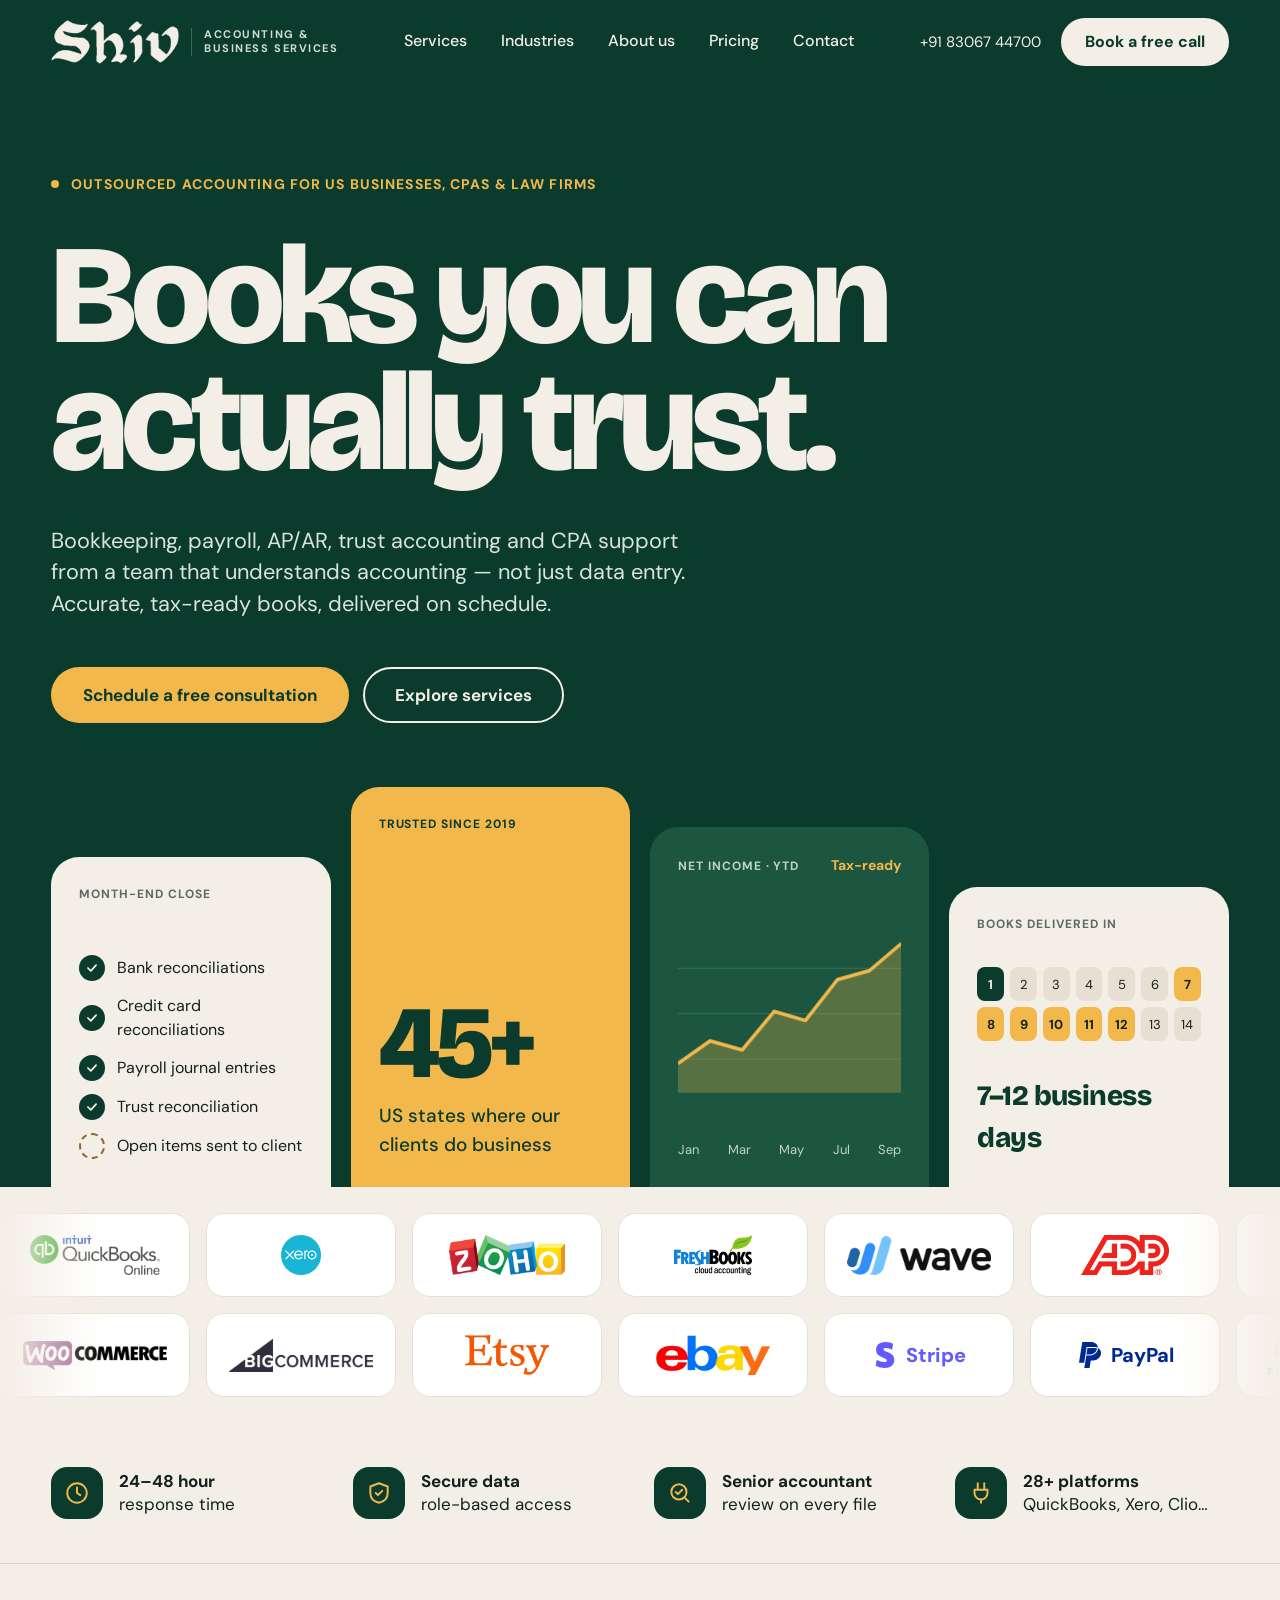
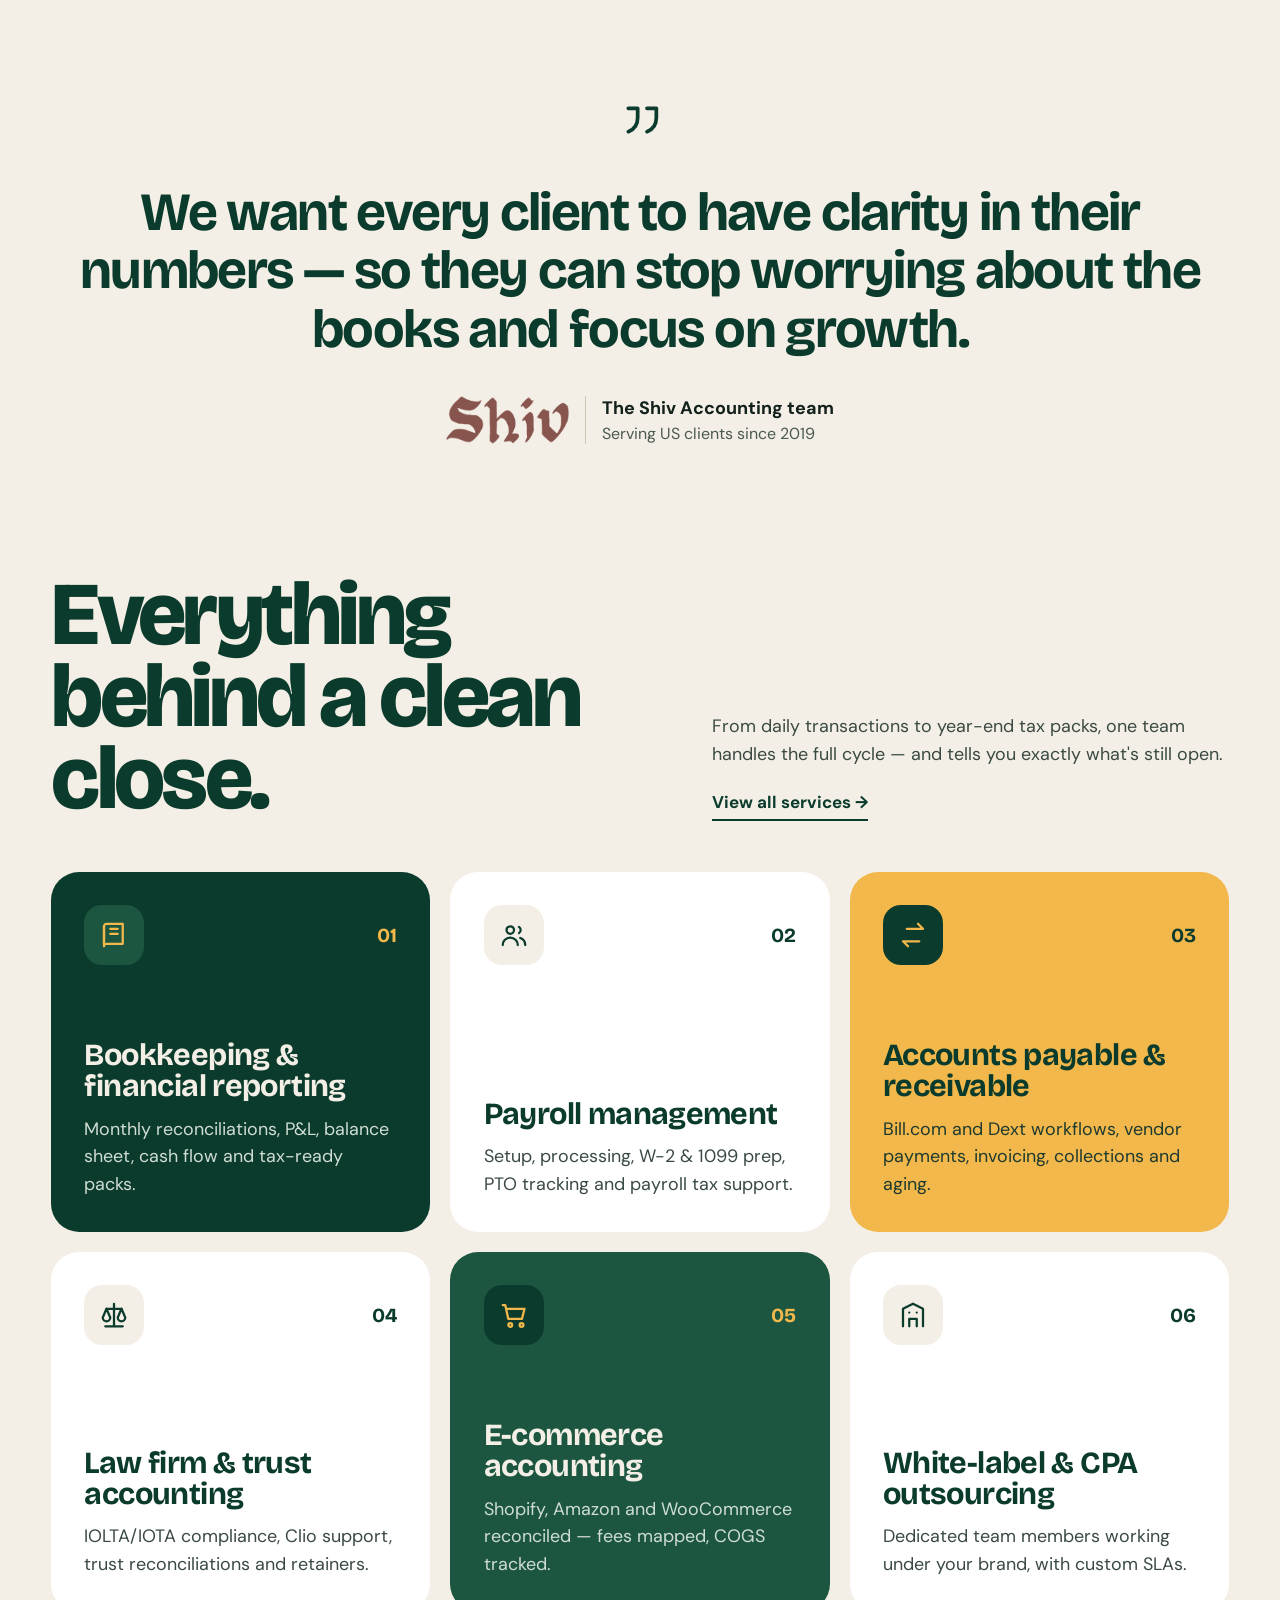
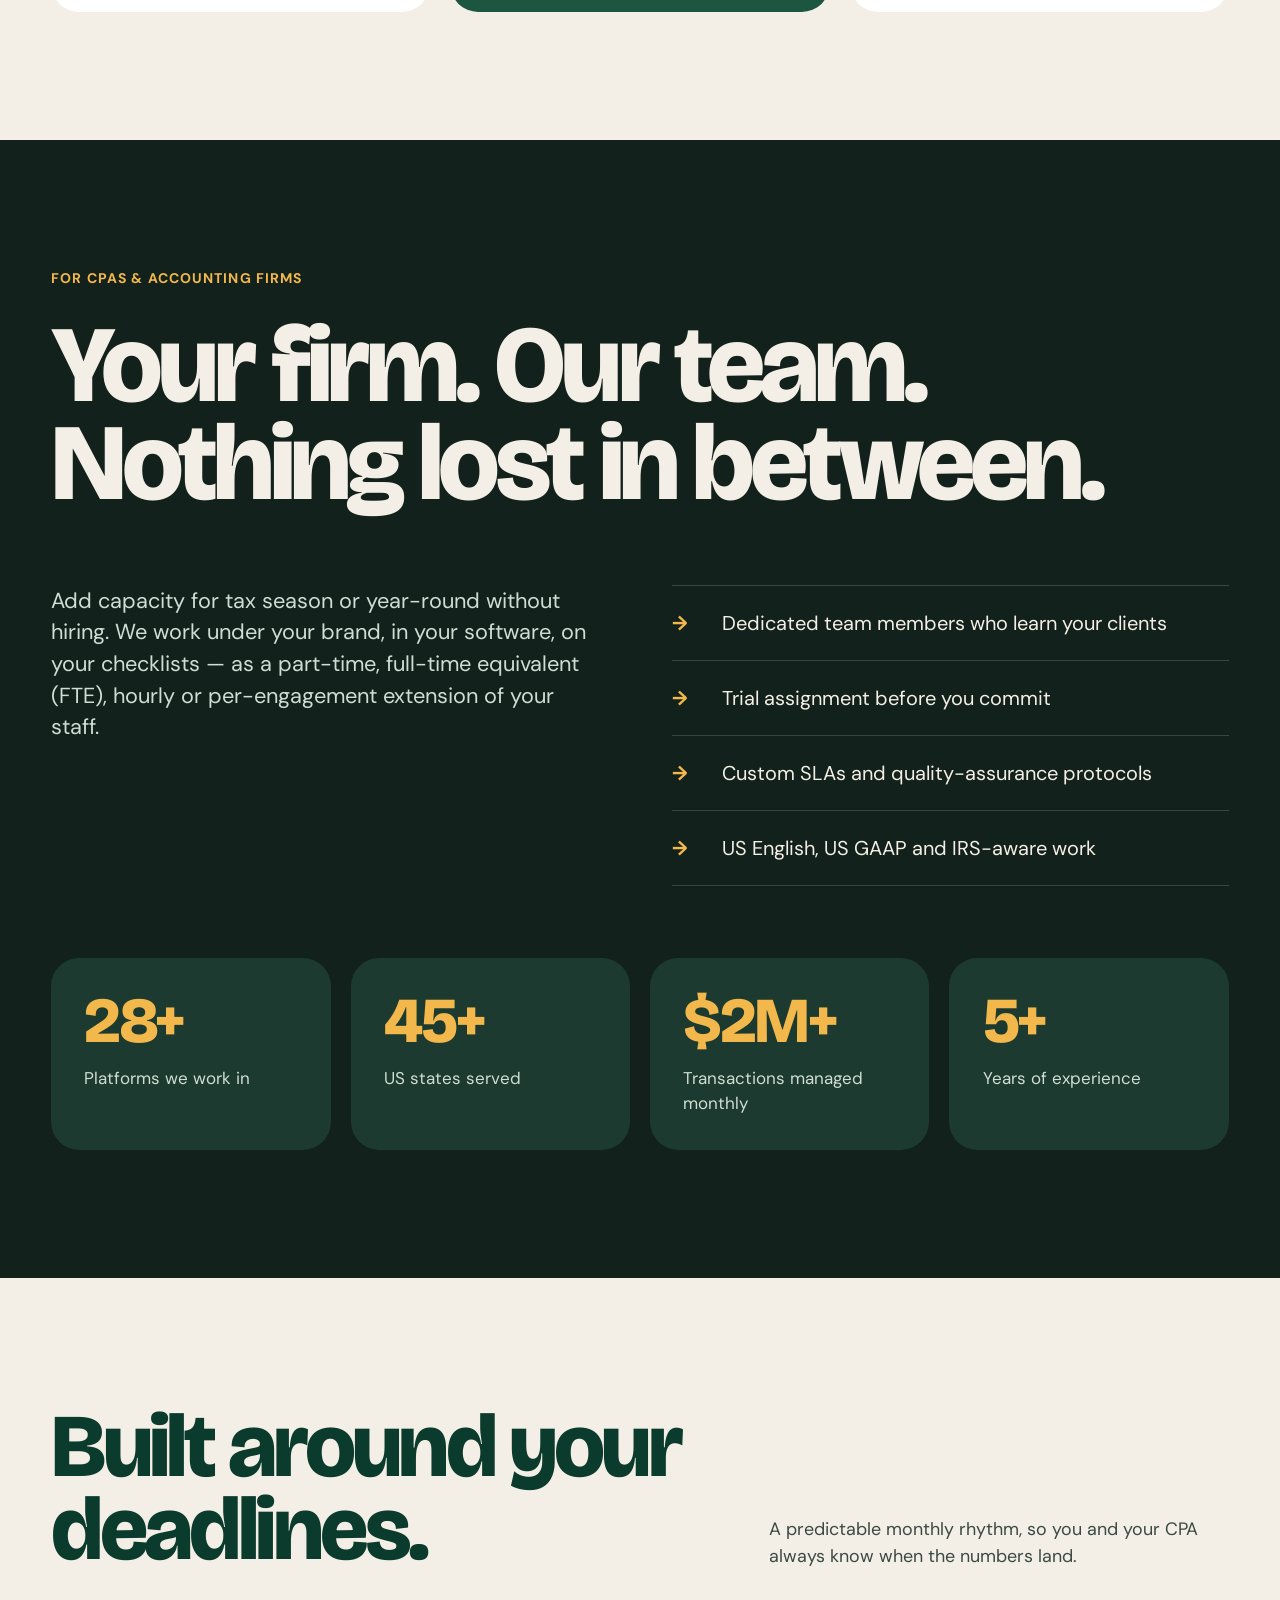
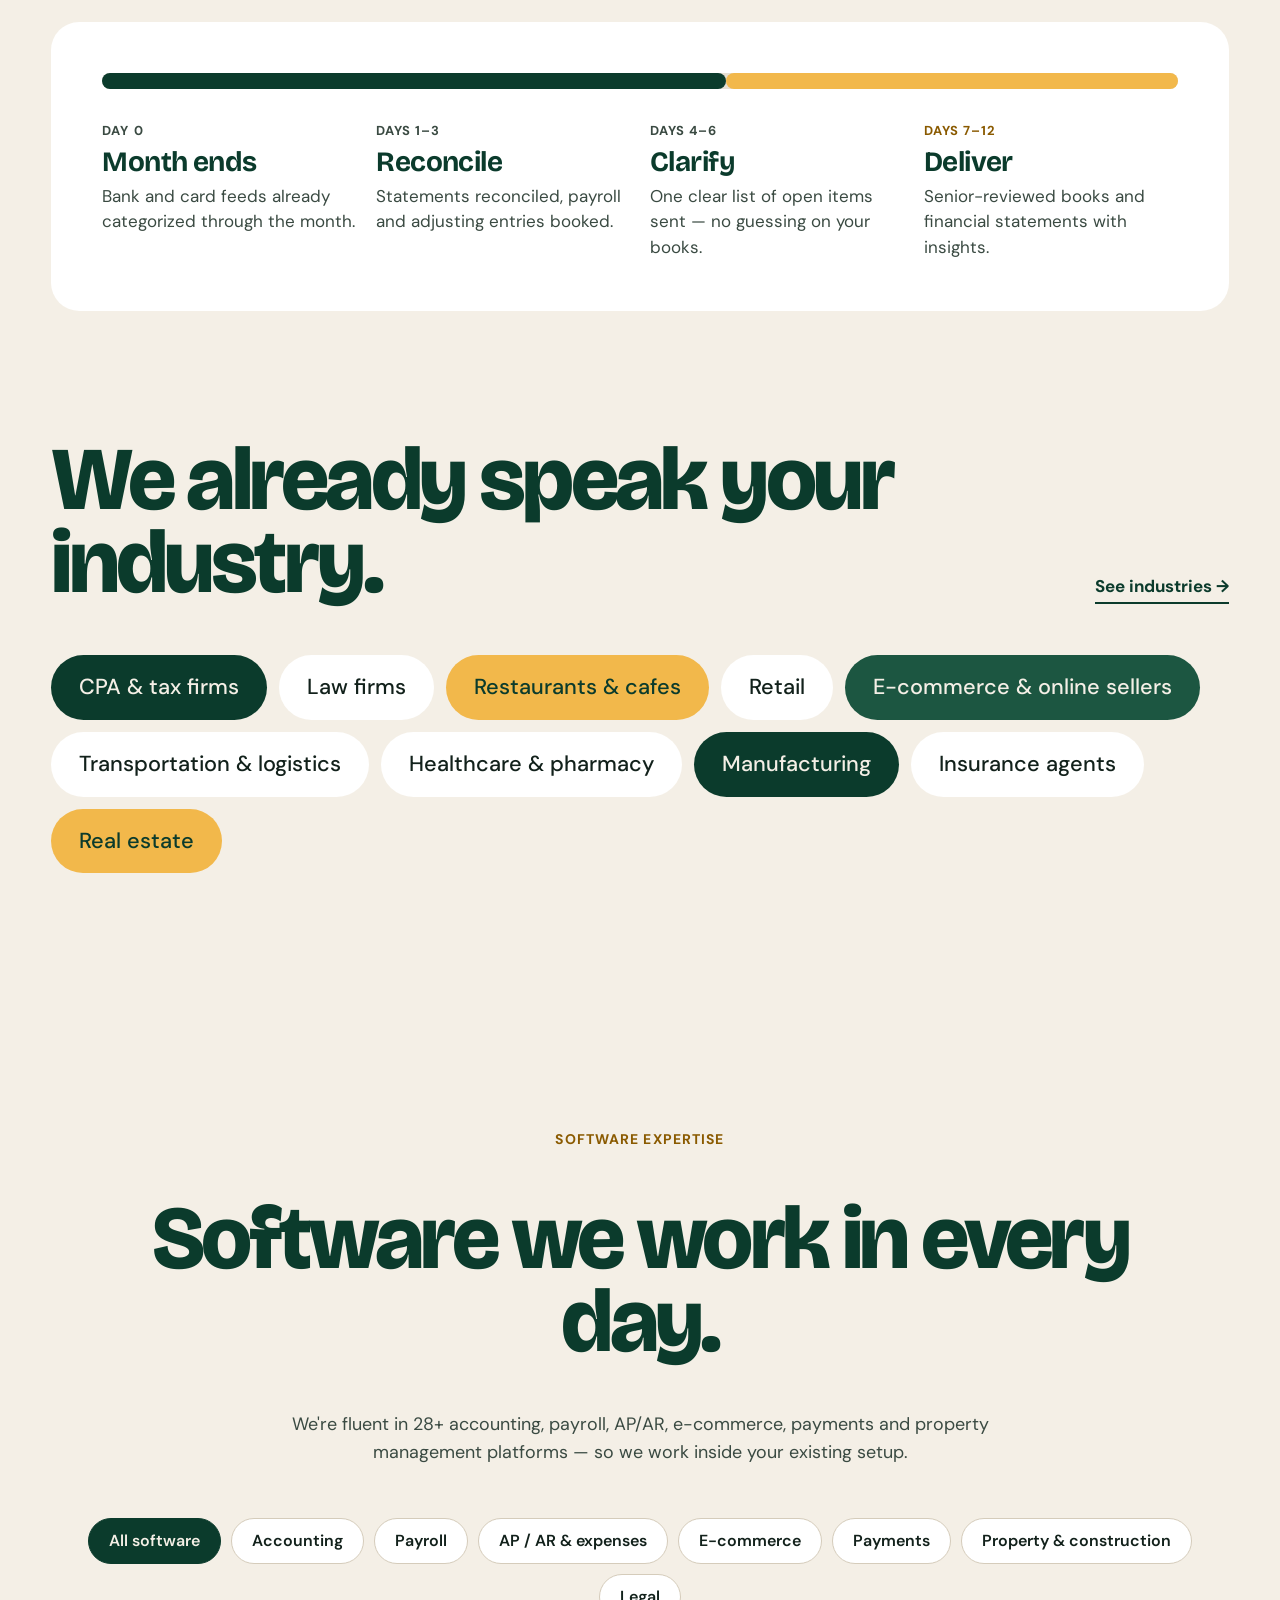
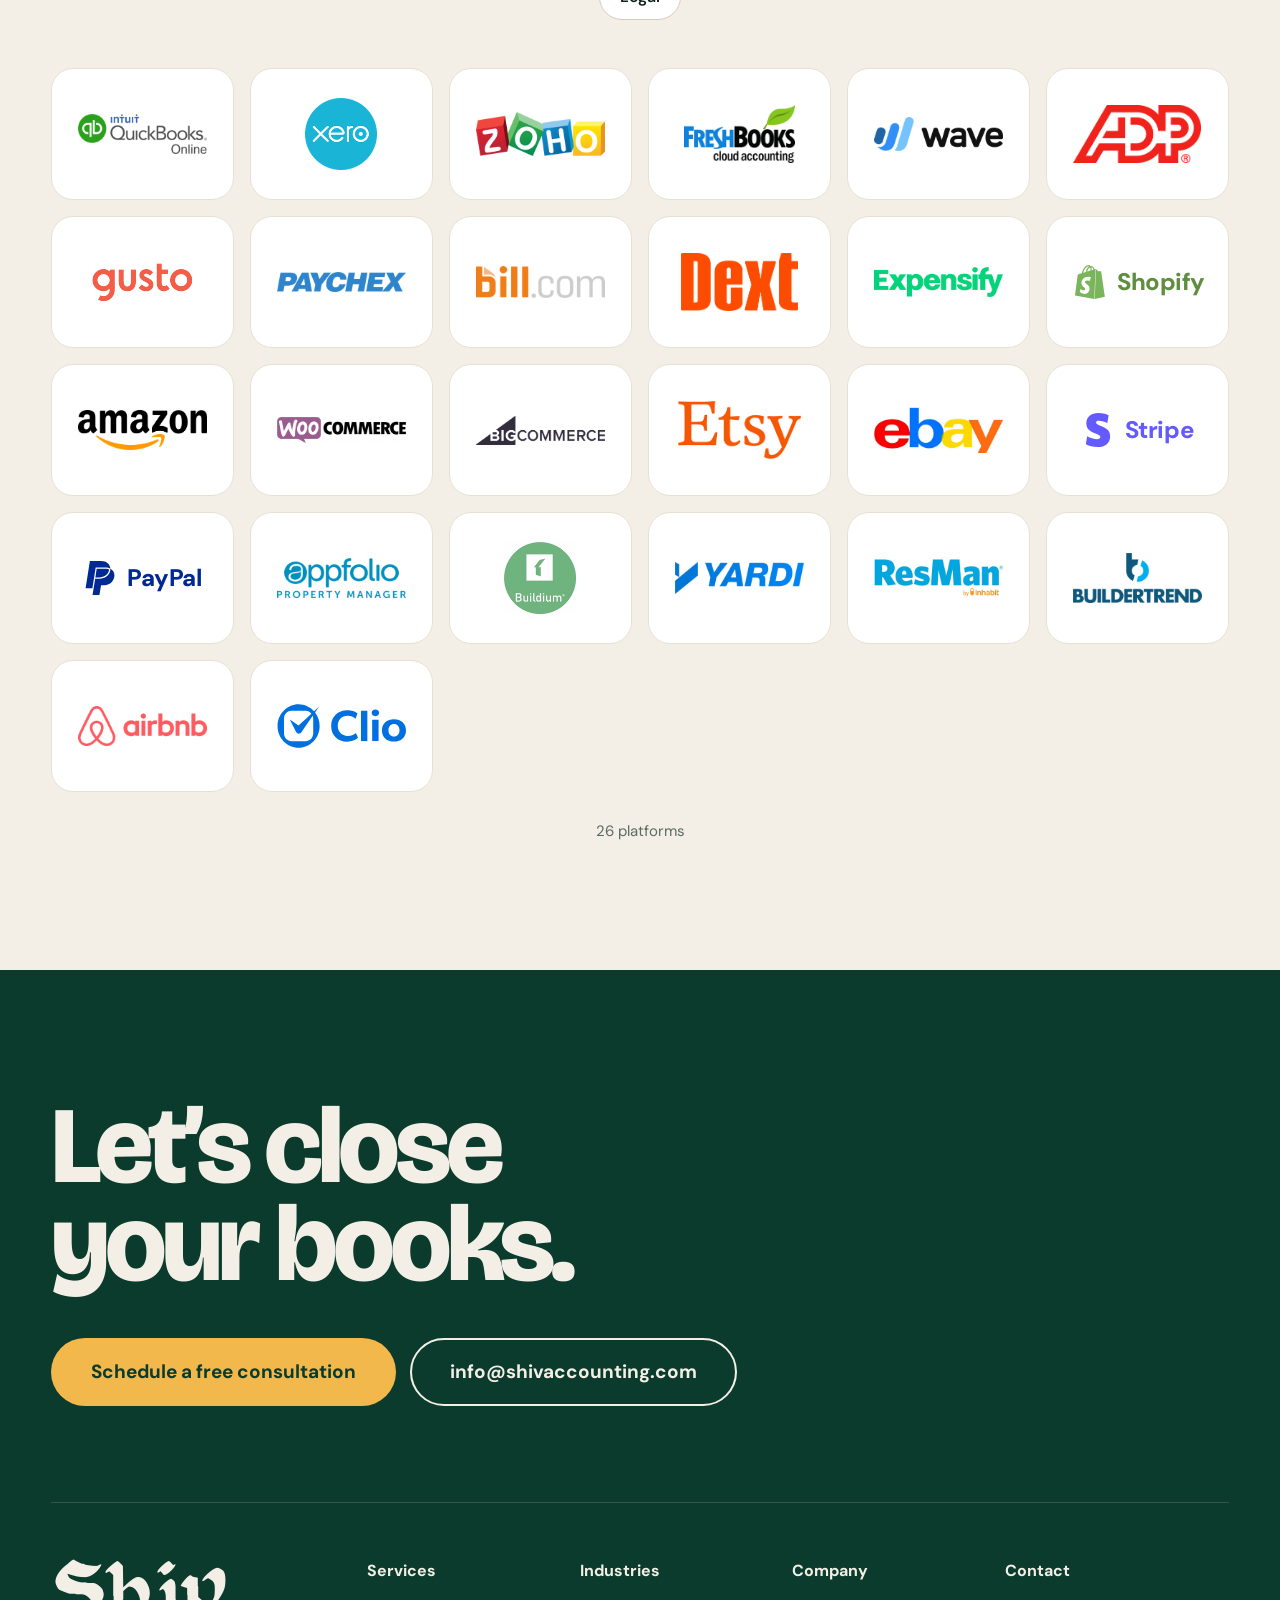
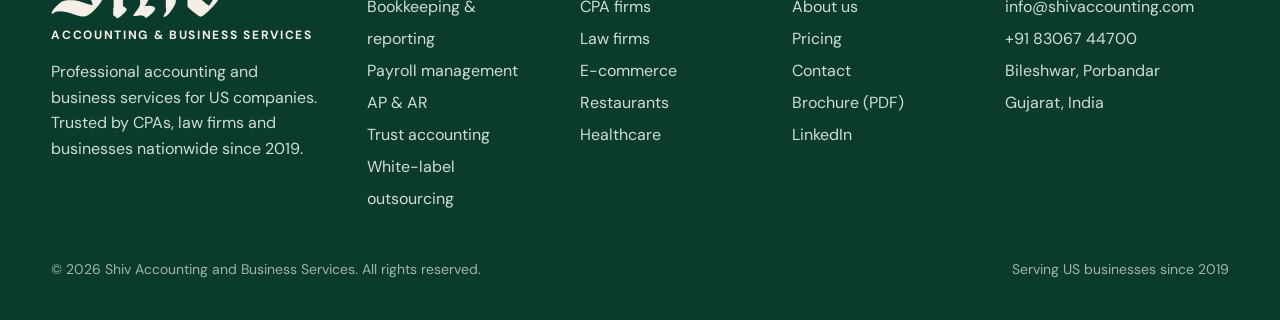
<file: index.html>
<!doctype html>
<html lang="en">
<head>
<meta charset="utf-8">
<meta name="viewport" content="width=device-width, initial-scale=1">
<title>Shiv Accounting | Outsourced Bookkeeping & Accounting for US Businesses and CPAs</title>
<meta name="description" content="Outsourced bookkeeping, payroll, AP/AR, trust accounting and CPA support for US businesses, CPA firms and law firms. Accurate, tax-ready books from $500/month.">
<link rel="canonical" href="https://www.shivaccounting.com/">
<meta property="og:type" content="website">
<meta property="og:title" content="Shiv Accounting | Outsourced Bookkeeping & Accounting for US Businesses and CPAs">
<meta property="og:description" content="Outsourced bookkeeping, payroll, AP/AR, trust accounting and CPA support for US businesses, CPA firms and law firms. Accurate, tax-ready books from $500/month.">
<meta property="og:url" content="https://www.shivaccounting.com/">
<meta property="og:image" content="https://www.shivaccounting.com/assets/og-image.jpg">
<meta name="twitter:card" content="summary_large_image">
<meta name="theme-color" content="#0B3B2C">
<link rel="icon" type="image/png" href="favicon.png">
<link rel="apple-touch-icon" href="apple-touch-icon.png">
<link rel="preconnect" href="https://fonts.googleapis.com">
<link rel="preconnect" href="https://fonts.gstatic.com" crossorigin>
<link rel="stylesheet" href="https://fonts.googleapis.com/css2?family=Bricolage+Grotesque:opsz,wght@12..96,500;12..96,700;12..96,800&family=DM+Sans:opsz,wght@9..40,400;9..40,500;9..40,700&display=swap">
<link rel="stylesheet" href="assets/styles.css">
</head>
<body>
<a class="skip" href="#main">Skip to content</a>
<header class="site-header">
<div class="wrap nav">
<a class="brand" href="index.html" aria-label="Shiv Accounting home"><img src="assets/logo-cream.png" alt="Shiv" width="128" height="44"><span>Accounting &amp;<br>Business Services</span></a>
<nav class="nav-links" aria-label="Main"><a href="services.html">Services</a><a href="industries.html">Industries</a><a href="about.html">About us</a><a href="contact.html#pricing">Pricing</a><a href="contact.html">Contact</a></nav>
<div class="nav-cta"><a class="phone" href="tel:+918306744700">+91 83067 44700</a><a class="btn btn-cream" href="https://calendly.com/kailash-d-shivaccounting/30min" target="_blank" rel="noopener">Book a free call</a>
<button class="menu-btn" type="button" aria-label="Open menu" aria-expanded="false" aria-controls="mobile-menu"><svg width="22" height="22" viewBox="0 0 24 24" fill="none" stroke="currentColor" stroke-width="2" stroke-linecap="round"><path d="M4 7h16M4 12h16M4 17h16"/></svg></button></div>
</div>
<div class="mobile-menu" id="mobile-menu"><a href="services.html">Services</a><a href="industries.html">Industries</a><a href="about.html">About us</a><a href="contact.html#pricing">Pricing</a><a href="contact.html">Contact</a><a class="btn btn-accent" href="https://calendly.com/kailash-d-shivaccounting/30min" target="_blank" rel="noopener">Book a free call</a></div>
</header>
<main id="main">

<section class="dark hero">
<div class="wrap">
<div class="hero-copy">
<div class="eyebrow dot t-accent">Outsourced accounting for US businesses, CPAs &amp; law firms</div>
<h1 class="h-hero">Books you can<br>actually trust.</h1>
<div class="hero-bottom"><p class="lead">Bookkeeping, payroll, AP/AR, trust accounting and CPA support from a team that understands accounting — not just data entry. Accurate, tax-ready books, delivered on schedule.</p>
<div class="btn-row"><a class="btn btn-accent" href="https://calendly.com/kailash-d-shivaccounting/30min" target="_blank" rel="noopener">Schedule a free consultation</a><a class="btn btn-ghost-light" href="services.html">Explore services</a></div></div>
</div>
<div class="collage" aria-hidden="true">
<div class="tile hide-sm" style="height:330px;background:#F4EFE6;color:#12211B"><div class="eyebrow" style="color:#5B6B63">Month-end close</div>
<div style="display:flex;flex-direction:column;gap:13px;font-size:16px"><div class="tick" style="display:flex;align-items:center;gap:12px"><span style="width:26px;height:26px;border-radius:99px;background:#0B3B2C;display:flex;align-items:center;justify-content:center;flex-shrink:0"><svg width="14" height="14" viewBox="0 0 24 24" fill="none" stroke="#F4EFE6" stroke-width="3" stroke-linecap="round" stroke-linejoin="round"><path d="M5 12l5 5 9-10"/></svg></span>Bank reconciliations</div><div class="tick" style="display:flex;align-items:center;gap:12px"><span style="width:26px;height:26px;border-radius:99px;background:#0B3B2C;display:flex;align-items:center;justify-content:center;flex-shrink:0"><svg width="14" height="14" viewBox="0 0 24 24" fill="none" stroke="#F4EFE6" stroke-width="3" stroke-linecap="round" stroke-linejoin="round"><path d="M5 12l5 5 9-10"/></svg></span>Credit card reconciliations</div><div class="tick" style="display:flex;align-items:center;gap:12px"><span style="width:26px;height:26px;border-radius:99px;background:#0B3B2C;display:flex;align-items:center;justify-content:center;flex-shrink:0"><svg width="14" height="14" viewBox="0 0 24 24" fill="none" stroke="#F4EFE6" stroke-width="3" stroke-linecap="round" stroke-linejoin="round"><path d="M5 12l5 5 9-10"/></svg></span>Payroll journal entries</div><div class="tick" style="display:flex;align-items:center;gap:12px"><span style="width:26px;height:26px;border-radius:99px;background:#0B3B2C;display:flex;align-items:center;justify-content:center;flex-shrink:0"><svg width="14" height="14" viewBox="0 0 24 24" fill="none" stroke="#F4EFE6" stroke-width="3" stroke-linecap="round" stroke-linejoin="round"><path d="M5 12l5 5 9-10"/></svg></span>Trust reconciliation</div><div class="tick" style="display:flex;align-items:center;gap:12px"><span style="width:26px;height:26px;border-radius:99px;border:2px dashed #8A6A2B;flex-shrink:0"></span>Open items sent to client</div></div></div>
<div class="tile accent-bg" style="height:400px"><div class="eyebrow">Trusted since 2019</div><div><div data-count style="font-family:var(--display);font-size:clamp(76px,8vw,116px);font-weight:800;line-height:.9;letter-spacing:-.04em">45+</div><div style="font-size:19px;font-weight:500;margin-top:12px">US states where our clients do business</div></div></div>
<div class="tile hide-md show-sm" style="height:360px;background:#1C5641;color:#F4EFE6"><div class="row"><div class="eyebrow" style="color:#BFD3C6">Net income · YTD</div><div style="font-size:14px;font-weight:700;color:#F2B84B">Tax-ready</div></div>
<svg width="100%" height="170" viewBox="0 0 300 150" preserveAspectRatio="none"><path d="M0 40H300M0 80H300M0 120H300" stroke="#2F6B53" stroke-width="1"/><path class="chart-area" d="M0 124 L43 104 L86 112 L129 78 L171 86 L214 50 L257 42 L300 18 L300 150 L0 150Z" fill="#F2B84B" fill-opacity=".28"/><path class="chart-line" pathLength="1" d="M0 124 L43 104 L86 112 L129 78 L171 86 L214 50 L257 42 L300 18" fill="none" stroke="#F2B84B" stroke-width="3.5" stroke-linejoin="round" vector-effect="non-scaling-stroke"/></svg>
<div style="display:flex;justify-content:space-between;font-size:13px;color:#BFD3C6"><span>Jan</span><span>Mar</span><span>May</span><span>Jul</span><span>Sep</span></div></div>
<div class="tile hide-md" style="height:300px;background:#F4EFE6;color:#12211B"><div class="eyebrow" style="color:#5B6B63">Books delivered in</div><div style="display:grid;grid-template-columns:repeat(7,minmax(0,1fr));gap:6px"><div class="" style="animation-delay:0.30000000000000004s;height:34px;border-radius:8px;background:#0B3B2C;color:#F4EFE6;font-weight:700;font-size:13px;display:flex;align-items:center;justify-content:center">1</div><div class="" style="animation-delay:0.44999999999999996s;height:34px;border-radius:8px;background:#E6DFD2;font-size:13px;display:flex;align-items:center;justify-content:center">2</div><div class="" style="animation-delay:0.6s;height:34px;border-radius:8px;background:#E6DFD2;font-size:13px;display:flex;align-items:center;justify-content:center">3</div><div class="" style="animation-delay:0.75s;height:34px;border-radius:8px;background:#E6DFD2;font-size:13px;display:flex;align-items:center;justify-content:center">4</div><div class="" style="animation-delay:0.8999999999999999s;height:34px;border-radius:8px;background:#E6DFD2;font-size:13px;display:flex;align-items:center;justify-content:center">5</div><div class="" style="animation-delay:1.05s;height:34px;border-radius:8px;background:#E6DFD2;font-size:13px;display:flex;align-items:center;justify-content:center">6</div><div class="day-hl" style="animation-delay:1.2s;height:34px;border-radius:8px;background:#F2B84B;font-weight:700;font-size:13px;display:flex;align-items:center;justify-content:center">7</div><div class="day-hl" style="animation-delay:1.3499999999999999s;height:34px;border-radius:8px;background:#F2B84B;font-weight:700;font-size:13px;display:flex;align-items:center;justify-content:center">8</div><div class="day-hl" style="animation-delay:1.5s;height:34px;border-radius:8px;background:#F2B84B;font-weight:700;font-size:13px;display:flex;align-items:center;justify-content:center">9</div><div class="day-hl" style="animation-delay:1.65s;height:34px;border-radius:8px;background:#F2B84B;font-weight:700;font-size:13px;display:flex;align-items:center;justify-content:center">10</div><div class="day-hl" style="animation-delay:1.7999999999999998s;height:34px;border-radius:8px;background:#F2B84B;font-weight:700;font-size:13px;display:flex;align-items:center;justify-content:center">11</div><div class="day-hl" style="animation-delay:1.95s;height:34px;border-radius:8px;background:#F2B84B;font-weight:700;font-size:13px;display:flex;align-items:center;justify-content:center">12</div><div class="" style="animation-delay:2.0999999999999996s;height:34px;border-radius:8px;background:#E6DFD2;font-size:13px;display:flex;align-items:center;justify-content:center">13</div><div class="" style="animation-delay:2.25s;height:34px;border-radius:8px;background:#E6DFD2;font-size:13px;display:flex;align-items:center;justify-content:center">14</div></div><div style="font-family:var(--display);font-size:28px;font-weight:800;letter-spacing:-.02em;color:#0B3B2C">7–12 business days</div></div>
</div>
</div>
</section>

<section class="marquee" aria-label="Platforms we work in"><div class="marquee-track"><div class="chip"><img src="assets/logos/quickbooks.png" alt="QuickBooks"></div><div class="chip"><img src="assets/logos/xero.png" alt="Xero" class="sq"></div><div class="chip"><img src="assets/logos/zoho.png" alt="Zoho Books"></div><div class="chip"><img src="assets/logos/freshbooks.png" alt="FreshBooks"></div><div class="chip"><img src="assets/logos/wave.png" alt="Wave"></div><div class="chip"><img src="assets/logos/adp.png" alt="ADP"></div><div class="chip"><img src="assets/logos/gusto.png" alt="Gusto"></div><div class="chip"><img src="assets/logos/paychex.png" alt="Paychex"></div><div class="chip"><img src="assets/logos/bill-com.png" alt="Bill.com"></div><div class="chip"><img src="assets/logos/dext.png" alt="Dext"></div><div class="chip"><img src="assets/logos/expensify.png" alt="Expensify"></div><div class="chip"><span class="mk" style="color:#5E8E3E"><img src="assets/logos/shopify-mark.svg" alt="">Shopify</span></div><div class="chip"><img src="assets/logos/amazon.png" alt="Amazon"></div><div class="chip"><img src="assets/logos/quickbooks.png" alt="QuickBooks"></div><div class="chip"><img src="assets/logos/xero.png" alt="Xero" class="sq"></div><div class="chip"><img src="assets/logos/zoho.png" alt="Zoho Books"></div><div class="chip"><img src="assets/logos/freshbooks.png" alt="FreshBooks"></div><div class="chip"><img src="assets/logos/wave.png" alt="Wave"></div><div class="chip"><img src="assets/logos/adp.png" alt="ADP"></div><div class="chip"><img src="assets/logos/gusto.png" alt="Gusto"></div><div class="chip"><img src="assets/logos/paychex.png" alt="Paychex"></div><div class="chip"><img src="assets/logos/bill-com.png" alt="Bill.com"></div><div class="chip"><img src="assets/logos/dext.png" alt="Dext"></div><div class="chip"><img src="assets/logos/expensify.png" alt="Expensify"></div><div class="chip"><span class="mk" style="color:#5E8E3E"><img src="assets/logos/shopify-mark.svg" alt="">Shopify</span></div><div class="chip"><img src="assets/logos/amazon.png" alt="Amazon"></div></div><div class="marquee-track rev"><div class="chip"><img src="assets/logos/woocommerce.png" alt="WooCommerce"></div><div class="chip"><img src="assets/logos/bigcommerce.png" alt="BigCommerce"></div><div class="chip"><img src="assets/logos/etsy.png" alt="Etsy"></div><div class="chip"><img src="assets/logos/ebay.png" alt="eBay"></div><div class="chip"><span class="mk" style="color:#635BFF"><img src="assets/logos/stripe-mark.svg" alt="">Stripe</span></div><div class="chip"><span class="mk" style="color:#002991"><img src="assets/logos/paypal-mark.svg" alt="">PayPal</span></div><div class="chip"><img src="assets/logos/appfolio.png" alt="AppFolio"></div><div class="chip"><img src="assets/logos/buildium.png" alt="Buildium" class="sq"></div><div class="chip"><img src="assets/logos/yardi.png" alt="Yardi"></div><div class="chip"><img src="assets/logos/resman.png" alt="ResMan"></div><div class="chip"><img src="assets/logos/buildertrend.png" alt="Buildertrend"></div><div class="chip"><img src="assets/logos/airbnb.png" alt="Airbnb"></div><div class="chip"><img src="assets/logos/clio.svg" alt="Clio"></div><div class="chip"><img src="assets/logos/woocommerce.png" alt="WooCommerce"></div><div class="chip"><img src="assets/logos/bigcommerce.png" alt="BigCommerce"></div><div class="chip"><img src="assets/logos/etsy.png" alt="Etsy"></div><div class="chip"><img src="assets/logos/ebay.png" alt="eBay"></div><div class="chip"><span class="mk" style="color:#635BFF"><img src="assets/logos/stripe-mark.svg" alt="">Stripe</span></div><div class="chip"><span class="mk" style="color:#002991"><img src="assets/logos/paypal-mark.svg" alt="">PayPal</span></div><div class="chip"><img src="assets/logos/appfolio.png" alt="AppFolio"></div><div class="chip"><img src="assets/logos/buildium.png" alt="Buildium" class="sq"></div><div class="chip"><img src="assets/logos/yardi.png" alt="Yardi"></div><div class="chip"><img src="assets/logos/resman.png" alt="ResMan"></div><div class="chip"><img src="assets/logos/buildertrend.png" alt="Buildertrend"></div><div class="chip"><img src="assets/logos/airbnb.png" alt="Airbnb"></div><div class="chip"><img src="assets/logos/clio.svg" alt="Clio"></div></div></section>
<section class="wrap trust"><div><span class="icon"><svg viewBox="0 0 24 24" fill="none" stroke="#F2B84B" stroke-width="1.8" stroke-linecap="round" stroke-linejoin="round" aria-hidden="true"><circle cx="12" cy="12" r="9"/><path d="M12 7v5l3 2"/></svg></span><span><strong>24–48 hour</strong><br>response time</span></div><div><span class="icon"><svg viewBox="0 0 24 24" fill="none" stroke="#F2B84B" stroke-width="1.8" stroke-linecap="round" stroke-linejoin="round" aria-hidden="true"><path d="M12 3l8 3v6c0 5-3.5 8-8 9-4.5-1-8-4-8-9V6z"/><path d="M9 12l2 2 4-4"/></svg></span><span><strong>Secure data</strong><br>role-based access</span></div><div><span class="icon"><svg viewBox="0 0 24 24" fill="none" stroke="#F2B84B" stroke-width="1.8" stroke-linecap="round" stroke-linejoin="round" aria-hidden="true"><circle cx="11" cy="11" r="7"/><path d="M20 20l-4-4M8 11l2 2 4-4"/></svg></span><span><strong>Senior accountant</strong><br>review on every file</span></div><div><span class="icon"><svg viewBox="0 0 24 24" fill="none" stroke="#F2B84B" stroke-width="1.8" stroke-linecap="round" stroke-linejoin="round" aria-hidden="true"><path d="M9 3v6M15 3v6M6 9h12v3a6 6 0 0 1-12 0z"/><path d="M12 18v3"/></svg></span><span><strong>28+ platforms</strong><br>QuickBooks, Xero, Clio…</span></div></section>

<section class="wrap sec quote">
<svg width="56" height="56" viewBox="0 0 24 24" fill="none" stroke="#0B3B2C" stroke-width="1.6" stroke-linecap="round" stroke-linejoin="round" aria-hidden="true"><path d="M7 7h4v4c0 3-1.5 5-4 6"/><path d="M15 7h4v4c0 3-1.5 5-4 6"/></svg>
<p class="big">We want every client to have clarity in their numbers — so they can stop worrying about the books and focus on growth.</p>
<div style="display:flex;align-items:center;gap:16px;text-align:left"><img src="assets/logo-brown.png" alt="Shiv" width="140" height="48" style="padding-right:16px;border-right:1px solid #CFC6B5"><div><div style="font-weight:700;font-size:18px">The Shiv Accounting team</div><div style="font-size:16px;color:#4A5A52">Serving US clients since 2019</div></div></div>
</section>

<section class="wrap" style="padding-bottom:var(--sec)">
<div class="head-row"><h2 class="h-lg t-green" style="max-width:900px">Everything behind a clean close.</h2><div style="display:flex;flex-direction:column;gap:22px;align-items:flex-start"><p class="body-lg t-muted">From daily transactions to year-end tax packs, one team handles the full cycle — and tells you exactly what's still open.</p><a class="link-u t-green" href="services.html">View all services →</a></div></div>
<div class="g g-3">
<a class="card svc c-dark" href="services.html#bookkeeping"><div class="svc-top"><div class="icon ic-green"><svg viewBox="0 0 24 24" fill="none" stroke="#F2B84B" stroke-width="1.8" stroke-linecap="round" stroke-linejoin="round" aria-hidden="true"><path d="M4 5a2 2 0 0 1 2-2h13v16H6a2 2 0 0 0-2 2z"/><path d="M4 19V5"/><path d="M9 7h6M9 11h6"/></svg></div><div class="num t-accent">01</div></div>
<div style="display:flex;flex-direction:column;gap:14px"><h3 class="h-card">Bookkeeping &amp; financial reporting</h3><p class="body-lg">Monthly reconciliations, P&amp;L, balance sheet, cash flow and tax-ready packs.</p></div></a>
<a class="card svc c-white" href="services.html#payroll"><div class="svc-top"><div class="icon ic-cream"><svg viewBox="0 0 24 24" fill="none" stroke="#0B3B2C" stroke-width="1.8" stroke-linecap="round" stroke-linejoin="round" aria-hidden="true"><circle cx="9" cy="8" r="3"/><path d="M3 20c0-3.3 2.7-6 6-6s6 2.7 6 6"/><path d="M16 5.5a3 3 0 0 1 0 5M21 20c0-2.6-1.6-4.8-4-5.6"/></svg></div><div class="num t-green">02</div></div>
<div style="display:flex;flex-direction:column;gap:14px"><h3 class="h-card">Payroll management</h3><p class="body-lg">Setup, processing, W-2 &amp; 1099 prep, PTO tracking and payroll tax support.</p></div></a>
<a class="card svc c-accent" href="services.html#ap-ar"><div class="svc-top"><div class="icon ic-dark"><svg viewBox="0 0 24 24" fill="none" stroke="#F2B84B" stroke-width="1.8" stroke-linecap="round" stroke-linejoin="round" aria-hidden="true"><path d="M7 7h13l-4-4M17 17H4l4 4"/></svg></div><div class="num ">03</div></div>
<div style="display:flex;flex-direction:column;gap:14px"><h3 class="h-card">Accounts payable &amp; receivable</h3><p class="body-lg">Bill.com and Dext workflows, vendor payments, invoicing, collections and aging.</p></div></a>
<a class="card svc c-white" href="services.html#trust"><div class="svc-top"><div class="icon ic-cream"><svg viewBox="0 0 24 24" fill="none" stroke="#0B3B2C" stroke-width="1.8" stroke-linecap="round" stroke-linejoin="round" aria-hidden="true"><path d="M12 3v18M5 21h14M6 7h12"/><path d="M6 7l-3 7a3 3 0 0 0 6 0zM18 7l-3 7a3 3 0 0 0 6 0z"/></svg></div><div class="num t-green">04</div></div>
<div style="display:flex;flex-direction:column;gap:14px"><h3 class="h-card">Law firm &amp; trust accounting</h3><p class="body-lg">IOLTA/IOTA compliance, Clio support, trust reconciliations and retainers.</p></div></a>
<a class="card svc c-green" href="services.html#ecommerce"><div class="svc-top"><div class="icon ic-dark"><svg viewBox="0 0 24 24" fill="none" stroke="#F2B84B" stroke-width="1.8" stroke-linecap="round" stroke-linejoin="round" aria-hidden="true"><path d="M3 4h2l2.4 11h11l2-8H6.2"/><circle cx="9" cy="20" r="1.5"/><circle cx="18" cy="20" r="1.5"/></svg></div><div class="num t-accent">05</div></div>
<div style="display:flex;flex-direction:column;gap:14px"><h3 class="h-card">E-commerce accounting</h3><p class="body-lg">Shopify, Amazon and WooCommerce reconciled — fees mapped, COGS tracked.</p></div></a>
<a class="card svc c-white" href="services.html#white-label"><div class="svc-top"><div class="icon ic-cream"><svg viewBox="0 0 24 24" fill="none" stroke="#0B3B2C" stroke-width="1.8" stroke-linecap="round" stroke-linejoin="round" aria-hidden="true"><path d="M4 21V7l8-4 8 4v14"/><path d="M9 21v-6h6v6M9 10h.01M15 10h.01"/></svg></div><div class="num t-green">06</div></div>
<div style="display:flex;flex-direction:column;gap:14px"><h3 class="h-card">White-label &amp; CPA outsourcing</h3><p class="body-lg">Dedicated team members working under your brand, with custom SLAs.</p></div></a>
</div>
</section>

<section class="darker sec">
<div class="wrap" style="display:flex;flex-direction:column;gap:clamp(48px,6vw,72px)">
<div style="display:flex;flex-direction:column;gap:28px"><div class="eyebrow t-accent">For CPAs &amp; accounting firms</div><h2 class="h-xl">Your firm. Our team.<br>Nothing lost in between.</h2></div>
<div class="split" style="align-items:start"><p class="lead t-on-dark">Add capacity for tax season or year-round without hiring. We work under your brand, in your software, on your checklists — as a part-time, full-time equivalent (FTE), hourly or per-engagement extension of your staff.</p>
<ul class="arrows"><li>Dedicated team members who learn your clients</li><li>Trial assignment before you commit</li><li>Custom SLAs and quality-assurance protocols</li><li>US English, US GAAP and IRS-aware work</li></ul></div>
<div class="g g-4 g-keep2">
<div class="card c-deep"><div class="stat t-accent">28+</div><p>Platforms we work in</p></div>
<div class="card c-deep"><div class="stat t-accent">45+</div><p>US states served</p></div>
<div class="card c-deep"><div class="stat t-accent">$2M+</div><p>Transactions managed monthly</p></div>
<div class="card c-deep"><div class="stat t-accent">5+</div><p>Years of experience</p></div>
</div>
</div>
</section>

<section class="wrap sec">
<div class="head-row"><h2 class="h-lg t-green" style="max-width:900px">Built around your deadlines.</h2><p class="body-lg t-muted">A predictable monthly rhythm, so you and your CPA always know when the numbers land.</p></div>
<div class="card c-white" style="padding:clamp(28px,4vw,56px);gap:32px">
<div class="timeline-bar" aria-hidden="true"><i style="left:0;width:58%;background:#0B3B2C"></i><i style="left:58%;width:42%;background:#F2B84B"></i></div>
<div class="g g-4">
<div><div class="eyebrow t-muted" style="font-size:13px">Day 0</div><h3 class="t-green" style="font-size:28px;font-weight:700;letter-spacing:-.02em;margin:8px 0">Month ends</h3><p class="t-muted">Bank and card feeds already categorized through the month.</p></div>
<div><div class="eyebrow t-muted" style="font-size:13px">Days 1–3</div><h3 class="t-green" style="font-size:28px;font-weight:700;letter-spacing:-.02em;margin:8px 0">Reconcile</h3><p class="t-muted">Statements reconciled, payroll and adjusting entries booked.</p></div>
<div><div class="eyebrow t-muted" style="font-size:13px">Days 4–6</div><h3 class="t-green" style="font-size:28px;font-weight:700;letter-spacing:-.02em;margin:8px 0">Clarify</h3><p class="t-muted">One clear list of open items sent — no guessing on your books.</p></div>
<div><div class="eyebrow t-bronze" style="font-size:13px">Days 7–12</div><h3 class="t-green" style="font-size:28px;font-weight:700;letter-spacing:-.02em;margin:8px 0">Deliver</h3><p class="t-muted">Senior-reviewed books and financial statements with insights.</p></div>
</div></div>
</section>

<section class="wrap" style="padding-bottom:var(--sec)">
<div class="head-row"><h2 class="h-lg t-green" style="max-width:1000px">We already speak your industry.</h2><a class="link-u t-green" href="industries.html" style="white-space:nowrap">See industries →</a></div>
<div class="pills"><span class="pill" style="background:#0B3B2C;color:#F4EFE6">CPA &amp; tax firms</span><span class="pill" style="">Law firms</span><span class="pill" style="background:#F2B84B;color:#0B3B2C">Restaurants &amp; cafes</span><span class="pill" style="">Retail</span><span class="pill" style="background:#1C5641;color:#F4EFE6">E-commerce &amp; online sellers</span><span class="pill" style="">Transportation &amp; logistics</span><span class="pill" style="">Healthcare &amp; pharmacy</span><span class="pill" style="background:#0B3B2C;color:#F4EFE6">Manufacturing</span><span class="pill" style="">Insurance agents</span><span class="pill" style="background:#F2B84B;color:#0B3B2C">Real estate</span></div>
</section>

<section class="wrap sec" id="software" data-sw>
<div class="head-row" style="flex-direction:column;align-items:center;text-align:center"><div class="eyebrow t-bronze">Software expertise</div><h2 class="h-lg t-green" style="max-width:1000px">Software we work in every day.</h2><p class="body-lg t-muted" style="max-width:720px">We're fluent in 28+ accounting, payroll, AP/AR, e-commerce, payments and property management platforms — so we work inside your existing setup.</p></div>
<div class="sw-tabs" role="group" aria-label="Filter software by category"><button type="button" class="sw-tab" data-cat="all" aria-pressed="true">All software</button><button type="button" class="sw-tab" data-cat="accounting" aria-pressed="false">Accounting</button><button type="button" class="sw-tab" data-cat="payroll" aria-pressed="false">Payroll</button><button type="button" class="sw-tab" data-cat="apar" aria-pressed="false">AP / AR &amp; expenses</button><button type="button" class="sw-tab" data-cat="ecommerce" aria-pressed="false">E-commerce</button><button type="button" class="sw-tab" data-cat="payments" aria-pressed="false">Payments</button><button type="button" class="sw-tab" data-cat="property" aria-pressed="false">Property &amp; construction</button><button type="button" class="sw-tab" data-cat="legal" aria-pressed="false">Legal</button></div>
<div class="sw-grid"><div class="logo-card" data-cat="accounting" title="QuickBooks"><img src="assets/logos/quickbooks.png" alt="QuickBooks" loading="lazy"><span class="cat">Accounting</span></div><div class="logo-card" data-cat="accounting" title="Xero"><img src="assets/logos/xero.png" alt="Xero" loading="lazy" class="sq"><span class="cat">Accounting</span></div><div class="logo-card" data-cat="accounting" title="Zoho Books"><img src="assets/logos/zoho.png" alt="Zoho Books" loading="lazy"><span class="cat">Accounting</span></div><div class="logo-card" data-cat="accounting" title="FreshBooks"><img src="assets/logos/freshbooks.png" alt="FreshBooks" loading="lazy"><span class="cat">Accounting</span></div><div class="logo-card" data-cat="accounting" title="Wave"><img src="assets/logos/wave.png" alt="Wave" loading="lazy"><span class="cat">Accounting</span></div><div class="logo-card" data-cat="payroll" title="ADP"><img src="assets/logos/adp.png" alt="ADP" loading="lazy"><span class="cat">Payroll</span></div><div class="logo-card" data-cat="payroll" title="Gusto"><img src="assets/logos/gusto.png" alt="Gusto" loading="lazy"><span class="cat">Payroll</span></div><div class="logo-card" data-cat="payroll" title="Paychex"><img src="assets/logos/paychex.png" alt="Paychex" loading="lazy"><span class="cat">Payroll</span></div><div class="logo-card" data-cat="apar" title="Bill.com"><img src="assets/logos/bill-com.png" alt="Bill.com" loading="lazy"><span class="cat">AP / AR &amp; expenses</span></div><div class="logo-card" data-cat="apar" title="Dext"><img src="assets/logos/dext.png" alt="Dext" loading="lazy"><span class="cat">AP / AR &amp; expenses</span></div><div class="logo-card" data-cat="apar" title="Expensify"><img src="assets/logos/expensify.png" alt="Expensify" loading="lazy"><span class="cat">AP / AR &amp; expenses</span></div><div class="logo-card" data-cat="ecommerce" title="Shopify"><span class="mk" style="color:#5E8E3E"><img src="assets/logos/shopify-mark.svg" alt="" loading="lazy">Shopify</span><span class="cat">E-commerce</span></div><div class="logo-card" data-cat="ecommerce" title="Amazon"><img src="assets/logos/amazon.png" alt="Amazon" loading="lazy"><span class="cat">E-commerce</span></div><div class="logo-card" data-cat="ecommerce" title="WooCommerce"><img src="assets/logos/woocommerce.png" alt="WooCommerce" loading="lazy"><span class="cat">E-commerce</span></div><div class="logo-card" data-cat="ecommerce" title="BigCommerce"><img src="assets/logos/bigcommerce.png" alt="BigCommerce" loading="lazy"><span class="cat">E-commerce</span></div><div class="logo-card" data-cat="ecommerce" title="Etsy"><img src="assets/logos/etsy.png" alt="Etsy" loading="lazy"><span class="cat">E-commerce</span></div><div class="logo-card" data-cat="ecommerce" title="eBay"><img src="assets/logos/ebay.png" alt="eBay" loading="lazy"><span class="cat">E-commerce</span></div><div class="logo-card" data-cat="payments" title="Stripe"><span class="mk" style="color:#635BFF"><img src="assets/logos/stripe-mark.svg" alt="" loading="lazy">Stripe</span><span class="cat">Payments</span></div><div class="logo-card" data-cat="payments" title="PayPal"><span class="mk" style="color:#002991"><img src="assets/logos/paypal-mark.svg" alt="" loading="lazy">PayPal</span><span class="cat">Payments</span></div><div class="logo-card" data-cat="property" title="AppFolio"><img src="assets/logos/appfolio.png" alt="AppFolio" loading="lazy"><span class="cat">Property &amp; construction</span></div><div class="logo-card" data-cat="property" title="Buildium"><img src="assets/logos/buildium.png" alt="Buildium" loading="lazy" class="sq"><span class="cat">Property &amp; construction</span></div><div class="logo-card" data-cat="property" title="Yardi"><img src="assets/logos/yardi.png" alt="Yardi" loading="lazy"><span class="cat">Property &amp; construction</span></div><div class="logo-card" data-cat="property" title="ResMan"><img src="assets/logos/resman.png" alt="ResMan" loading="lazy"><span class="cat">Property &amp; construction</span></div><div class="logo-card" data-cat="property" title="Buildertrend"><img src="assets/logos/buildertrend.png" alt="Buildertrend" loading="lazy"><span class="cat">Property &amp; construction</span></div><div class="logo-card" data-cat="property" title="Airbnb"><img src="assets/logos/airbnb.png" alt="Airbnb" loading="lazy"><span class="cat">Property &amp; construction</span></div><div class="logo-card" data-cat="legal" title="Clio"><img src="assets/logos/clio.svg" alt="Clio" loading="lazy"><span class="cat">Legal</span></div></div>
<p class="sw-count" aria-live="polite"></p>
</section>


</main>
<footer class="site-footer">
<div class="wrap">
<div class="cta-block"><h2 class="h-xl">Let&#8217;s close<br>your books.</h2><div class="btn-row"><a class="btn btn-accent btn-lg" href="https://calendly.com/kailash-d-shivaccounting/30min" target="_blank" rel="noopener">Schedule a free consultation</a><a class="btn btn-ghost-light btn-lg" href="mailto:info@shivaccounting.com">info@shivaccounting.com</a></div></div>
<div class="foot-grid">
<div class="foot-brand"><img src="assets/logo-cream.png" alt="Shiv Accounting" width="175" height="60"><div class="sub">Accounting &amp; Business Services</div><p>Professional accounting and business services for US companies. Trusted by CPAs, law firms and businesses nationwide since 2019.</p></div>
<div><h4>Services</h4><ul><li><a href="services.html#bookkeeping">Bookkeeping &amp; reporting</a></li><li><a href="services.html#payroll">Payroll management</a></li><li><a href="services.html#ap-ar">AP &amp; AR</a></li><li><a href="services.html#trust">Trust accounting</a></li><li><a href="services.html#white-label">White-label outsourcing</a></li></ul></div>
<div><h4>Industries</h4><ul><li><a href="industries.html">CPA firms</a></li><li><a href="industries.html#law">Law firms</a></li><li><a href="industries.html#ecommerce">E-commerce</a></li><li><a href="industries.html#restaurants">Restaurants</a></li><li><a href="industries.html#healthcare">Healthcare</a></li></ul></div>
<div><h4>Company</h4><ul><li><a href="about.html">About us</a></li><li><a href="contact.html#pricing">Pricing</a></li><li><a href="contact.html">Contact</a></li><li><a href="assets/Shiv-Accounting-Brochure.pdf" download>Brochure (PDF)</a></li><li><a href="https://www.linkedin.com/company/shiv-accounting" target="_blank" rel="noopener">LinkedIn</a></li></ul></div>
<div><h4>Contact</h4><ul><li><a href="mailto:info@shivaccounting.com">info@shivaccounting.com</a></li><li><a href="tel:+918306744700">+91 83067 44700</a></li><li>Bileshwar, Porbandar</li><li>Gujarat, India</li></ul></div>
</div>
<div class="foot-bottom"><span>&copy; <span id="yr">2026</span> Shiv Accounting and Business Services. All rights reserved.</span><span>Serving US businesses since 2019</span></div>
</div>
</footer>
<script src="assets/site.js" defer></script>
</body>
</html>
</file>
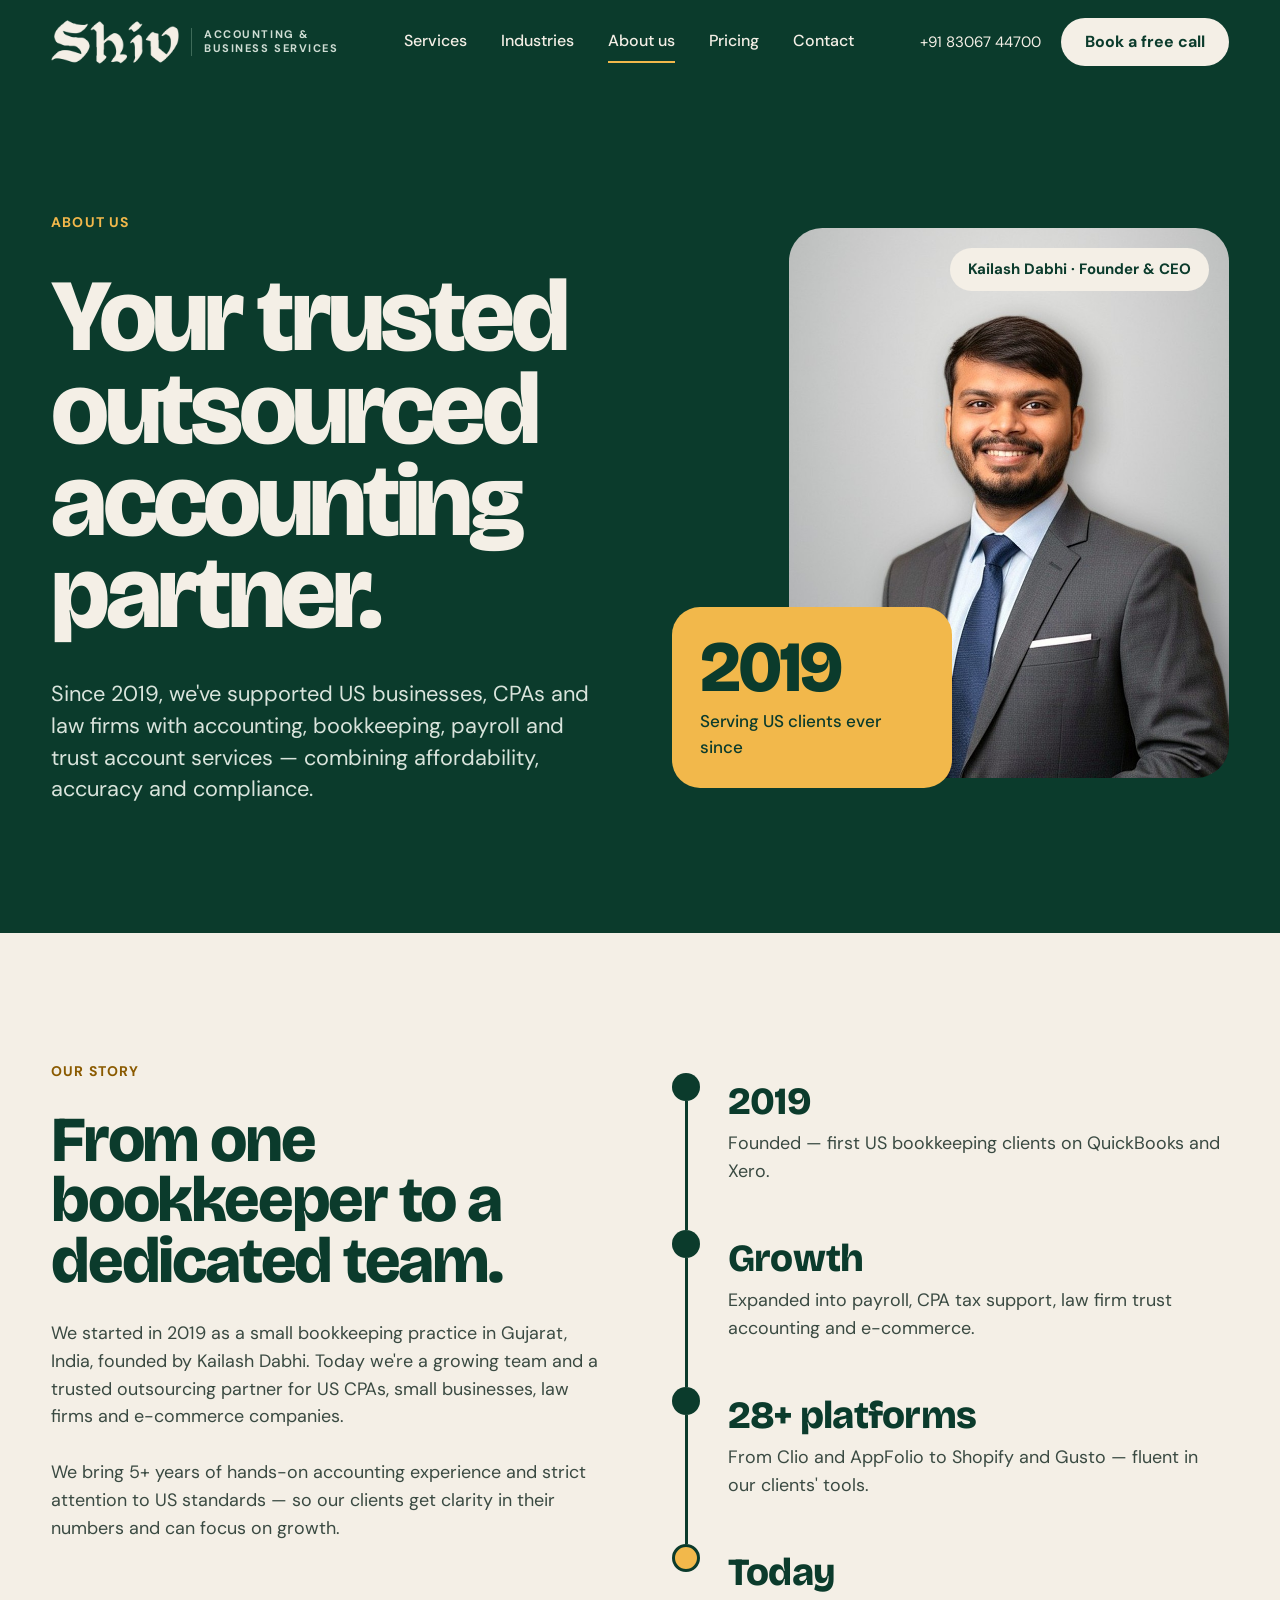
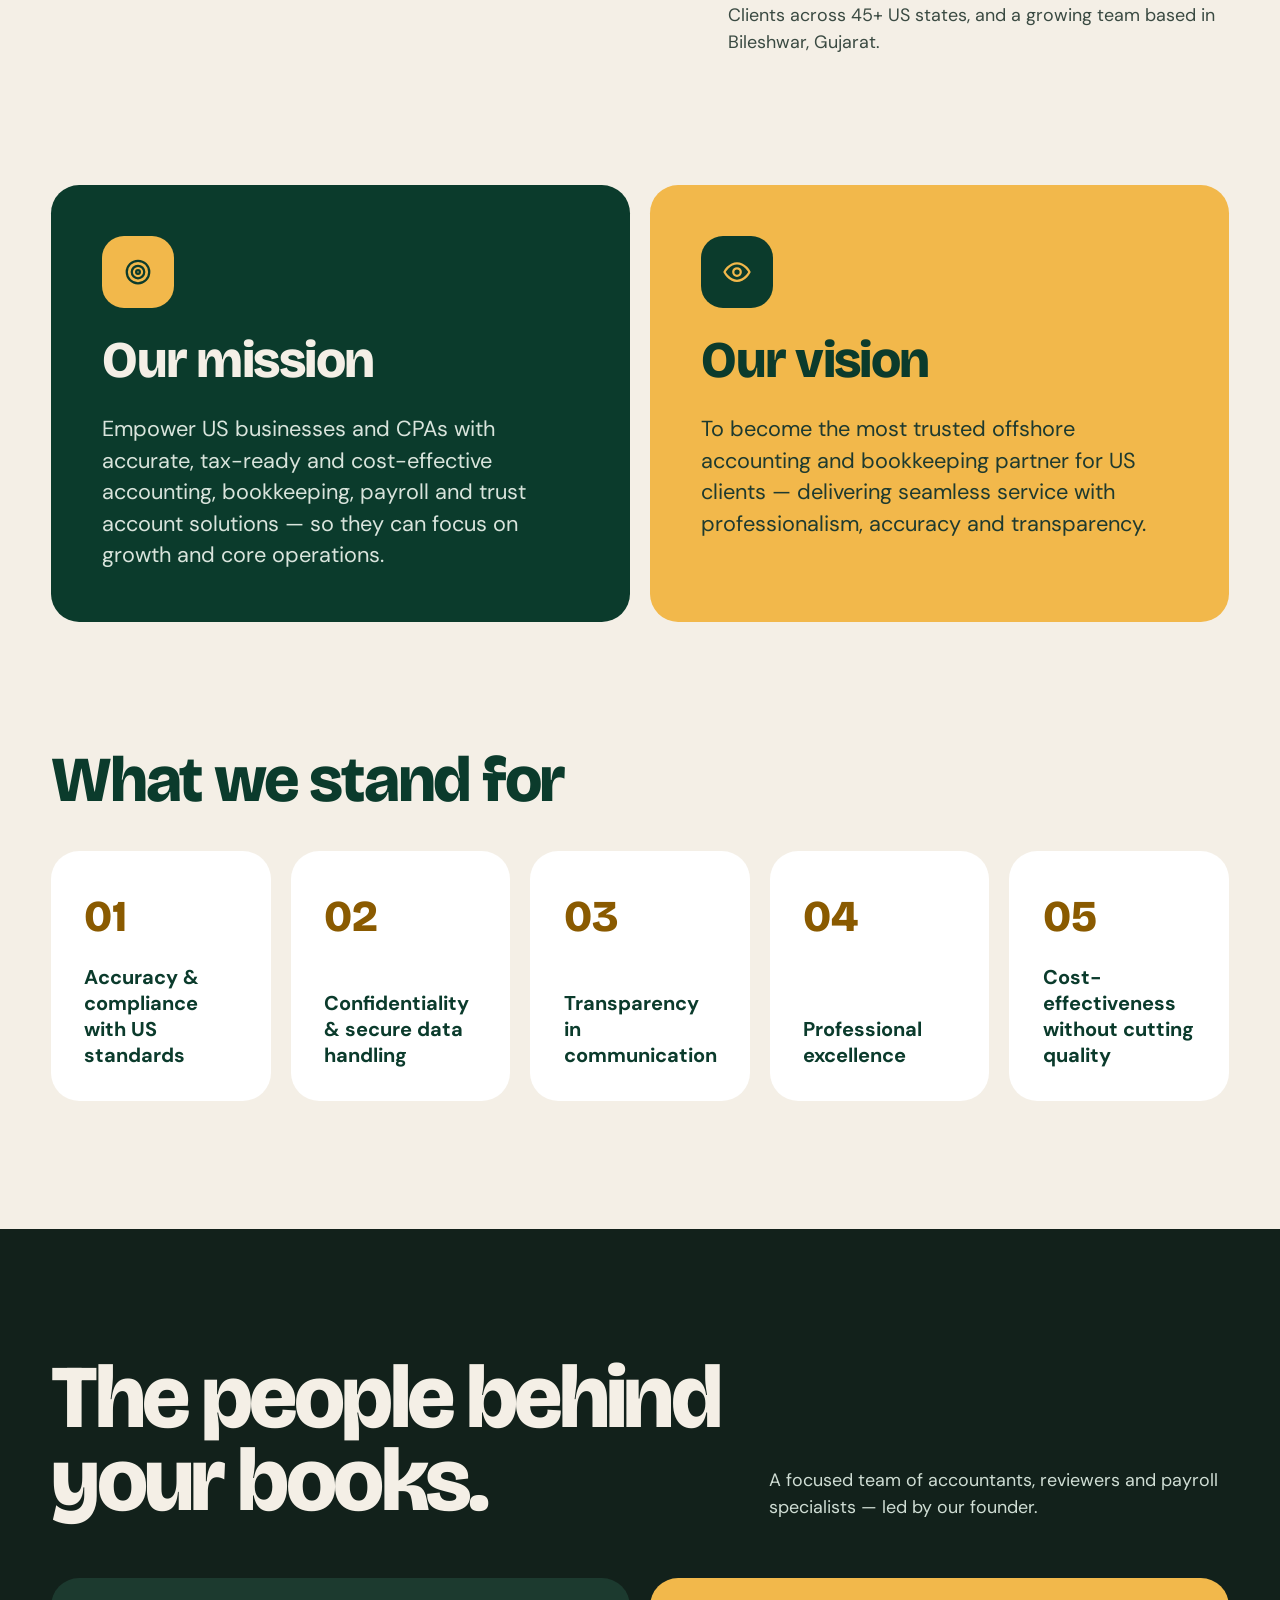
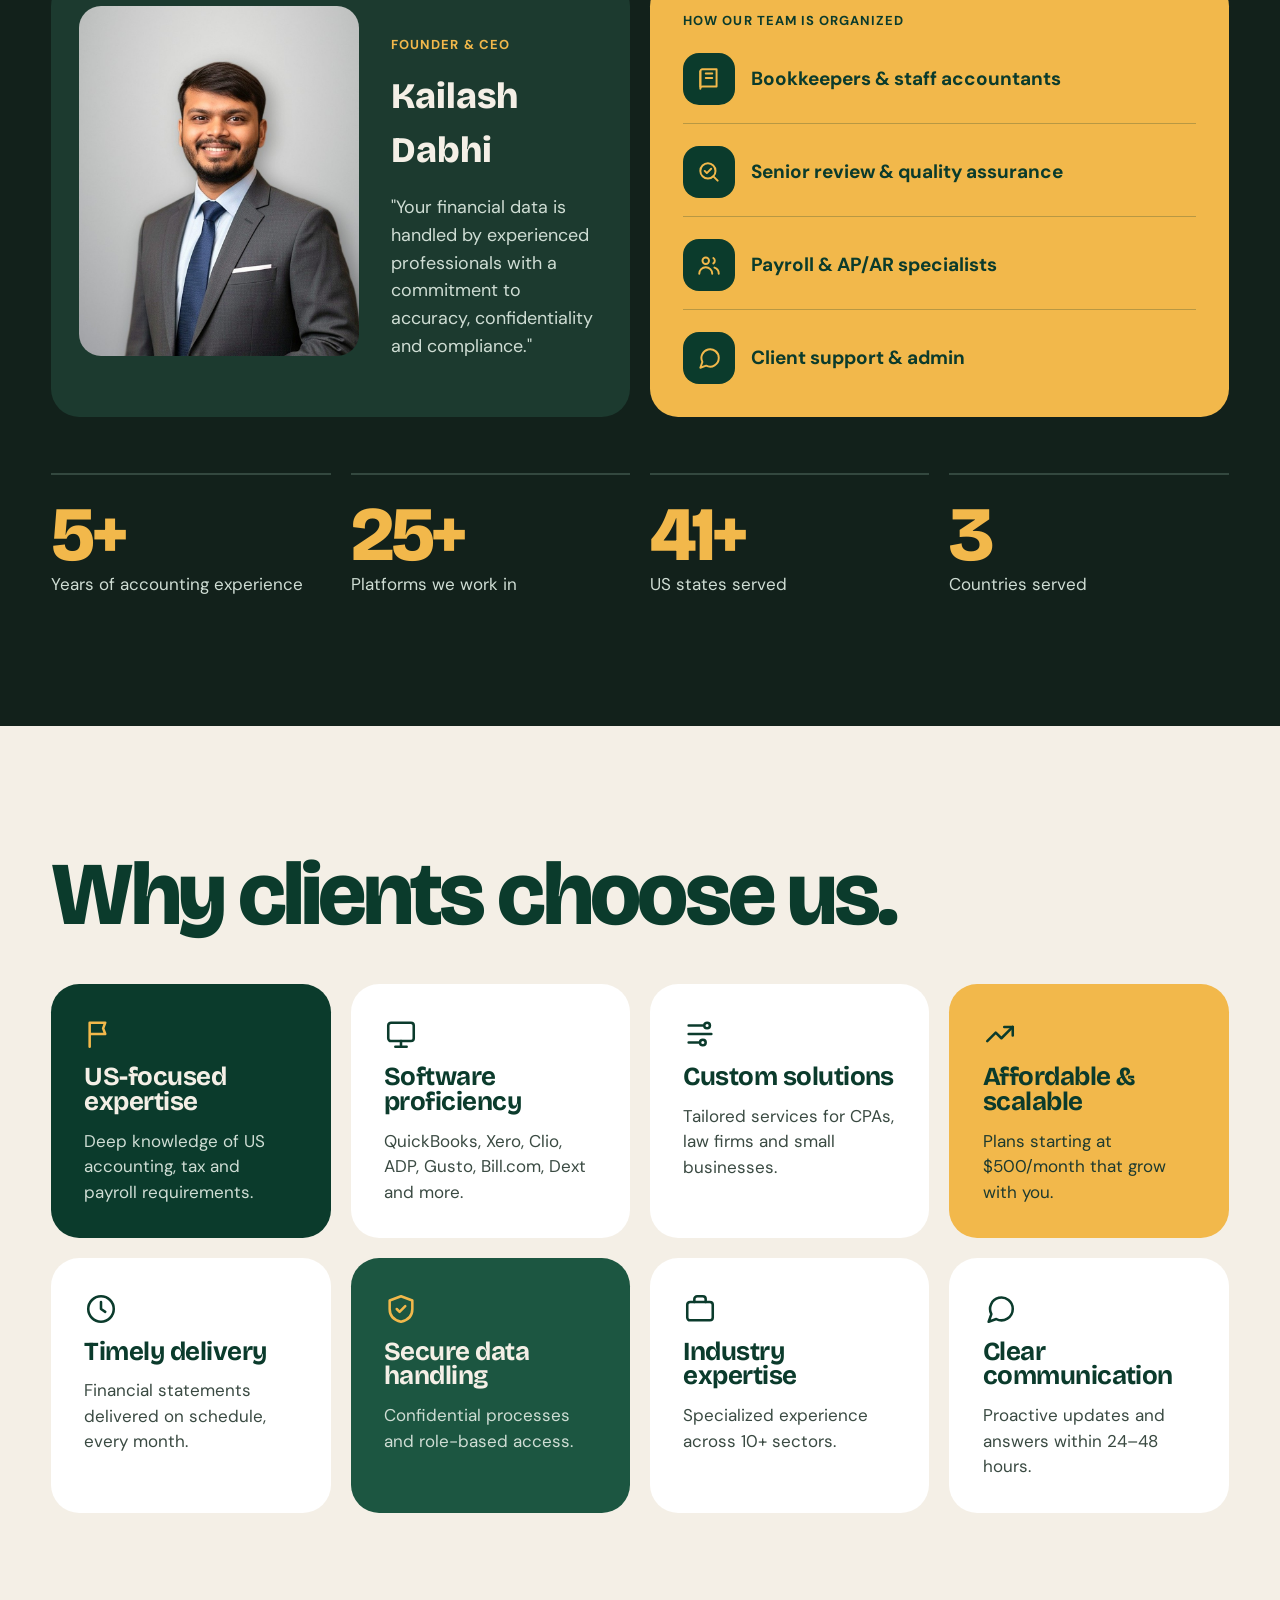
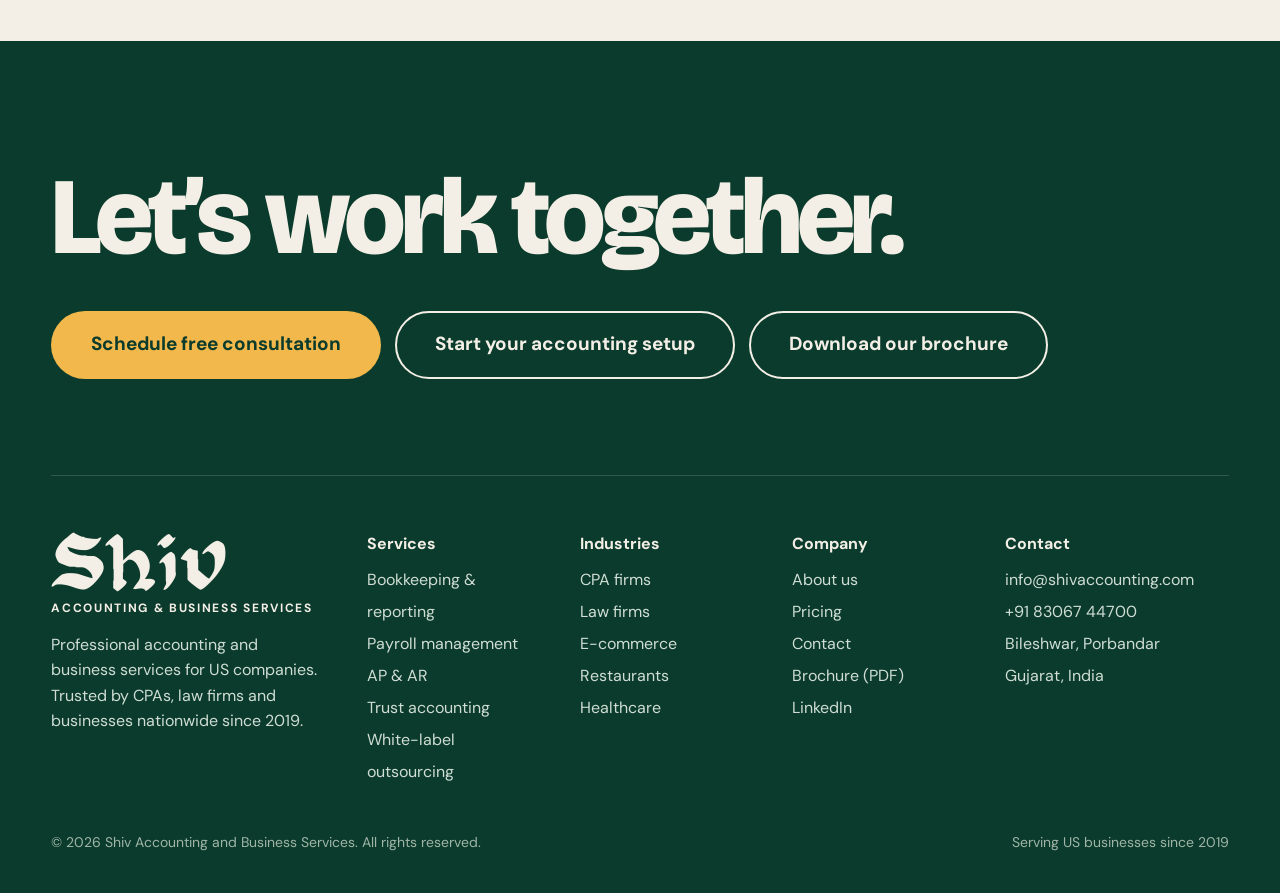
<file: about.html>
<!doctype html>
<html lang="en">
<head>
<meta charset="utf-8">
<meta name="viewport" content="width=device-width, initial-scale=1">
<title>About Us | Shiv Accounting and Business Services</title>
<meta name="description" content="Founded in 2019 by Kailash Dabhi, Shiv Accounting is an outsourced accounting partner for US CPAs, small businesses, law firms and e-commerce companies.">
<link rel="canonical" href="https://www.shivaccounting.com/about">
<meta property="og:type" content="website">
<meta property="og:title" content="About Us | Shiv Accounting and Business Services">
<meta property="og:description" content="Founded in 2019 by Kailash Dabhi, Shiv Accounting is an outsourced accounting partner for US CPAs, small businesses, law firms and e-commerce companies.">
<meta property="og:url" content="https://www.shivaccounting.com/about">
<meta property="og:image" content="https://www.shivaccounting.com/assets/og-image.jpg">
<meta name="twitter:card" content="summary_large_image">
<meta name="theme-color" content="#0B3B2C">
<link rel="icon" type="image/png" href="favicon.png">
<link rel="apple-touch-icon" href="apple-touch-icon.png">
<link rel="preconnect" href="https://fonts.googleapis.com">
<link rel="preconnect" href="https://fonts.gstatic.com" crossorigin>
<link rel="stylesheet" href="https://fonts.googleapis.com/css2?family=Bricolage+Grotesque:opsz,wght@12..96,500;12..96,700;12..96,800&family=DM+Sans:opsz,wght@9..40,400;9..40,500;9..40,700&display=swap">
<link rel="stylesheet" href="assets/styles.css">
</head>
<body>
<a class="skip" href="#main">Skip to content</a>
<header class="site-header">
<div class="wrap nav">
<a class="brand" href="index.html" aria-label="Shiv Accounting home"><img src="assets/logo-cream.png" alt="Shiv" width="128" height="44"><span>Accounting &amp;<br>Business Services</span></a>
<nav class="nav-links" aria-label="Main"><a href="services.html">Services</a><a href="industries.html">Industries</a><a href="about.html" aria-current="page">About us</a><a href="contact.html#pricing">Pricing</a><a href="contact.html">Contact</a></nav>
<div class="nav-cta"><a class="phone" href="tel:+918306744700">+91 83067 44700</a><a class="btn btn-cream" href="https://calendly.com/kailash-d-shivaccounting/30min" target="_blank" rel="noopener">Book a free call</a>
<button class="menu-btn" type="button" aria-label="Open menu" aria-expanded="false" aria-controls="mobile-menu"><svg width="22" height="22" viewBox="0 0 24 24" fill="none" stroke="currentColor" stroke-width="2" stroke-linecap="round"><path d="M4 7h16M4 12h16M4 17h16"/></svg></button></div>
</div>
<div class="mobile-menu" id="mobile-menu"><a href="services.html">Services</a><a href="industries.html">Industries</a><a href="about.html">About us</a><a href="contact.html#pricing">Pricing</a><a href="contact.html">Contact</a><a class="btn btn-accent" href="https://calendly.com/kailash-d-shivaccounting/30min" target="_blank" rel="noopener">Book a free call</a></div>
</header>
<main id="main">

<section class="dark sec"><div class="wrap split">
<div class="hero-copy"><div class="eyebrow t-accent">About us</div><h1 class="h-xl" style="font-size:clamp(46px,8vw,116px)">Your trusted outsourced accounting partner.</h1>
<p class="lead" style="color:#D9E4DC;max-width:640px">Since 2019, we've supported US businesses, CPAs and law firms with accounting, bookkeeping, payroll and trust account services — combining affordability, accuracy and compliance.</p></div>
<div class="about-photo"><img src="assets/kailash-dabhi.jpg" alt="Kailash Dabhi, Founder and CEO of Shiv Accounting" width="864" height="1080"><div class="tag">Kailash Dabhi · Founder &amp; CEO</div>
<div class="since accent-bg"><div style="font-family:var(--display);font-size:72px;font-weight:800;line-height:.9;letter-spacing:-.04em">2019</div><div style="font-size:17px;font-weight:500;margin-top:10px">Serving US clients ever since</div></div></div>
</div></section>

<section class="wrap sec"><div class="split" style="align-items:start">
<div style="display:flex;flex-direction:column;gap:28px"><div class="eyebrow t-bronze">Our story</div><h2 class="h-md t-green" style="font-size:clamp(40px,5vw,76px)">From one bookkeeper to a dedicated team.</h2>
<p class="body-lg t-muted">We started in 2019 as a small bookkeeping practice in Gujarat, India, founded by Kailash Dabhi. Today we're a growing team and a trusted outsourcing partner for US CPAs, small businesses, law firms and e-commerce companies.</p>
<p class="body-lg t-muted">We bring 5+ years of hands-on accounting experience and strict attention to US standards — so our clients get clarity in their numbers and can focus on growth.</p></div>
<div style="padding-top:12px"><div class="tl"><div class="rail"><span></span><i></i></div><div class="txt"><div class="yr">2019</div><p class="body-lg t-muted">Founded — first US bookkeeping clients on QuickBooks and Xero.</p></div></div><div class="tl"><div class="rail"><span></span><i></i></div><div class="txt"><div class="yr">Growth</div><p class="body-lg t-muted">Expanded into payroll, CPA tax support, law firm trust accounting and e-commerce.</p></div></div><div class="tl"><div class="rail"><span></span><i></i></div><div class="txt"><div class="yr">28+ platforms</div><p class="body-lg t-muted">From Clio and AppFolio to Shopify and Gusto — fluent in our clients' tools.</p></div></div><div class="tl"><div class="rail"><span style="background:#F2B84B;border:3px solid #0B3B2C"></span></div><div class="txt" style="padding-bottom:0"><div class="yr">Today</div><p class="body-lg t-muted">Clients across 45+ US states, and a growing team based in Bileshwar, Gujarat.</p></div></div></div>
</div></section>

<section class="wrap" style="padding-bottom:var(--sec)"><div class="g g-2">
<div class="card c-dark" style="padding:clamp(32px,4vw,56px);gap:28px"><span class="icon accent-bg" style="width:72px;height:72px;border-radius:22px"><svg viewBox="0 0 24 24" fill="none" stroke="#0B3B2C" stroke-width="1.8" stroke-linecap="round" stroke-linejoin="round" aria-hidden="true"><circle cx="12" cy="12" r="9"/><circle cx="12" cy="12" r="5"/><circle cx="12" cy="12" r="1.5"/></svg></span><h2 class="h-sm" style="font-size:clamp(36px,4vw,56px)">Our mission</h2><p class="lead" style="color:#D9E4DC">Empower US businesses and CPAs with accurate, tax-ready and cost-effective accounting, bookkeeping, payroll and trust account solutions — so they can focus on growth and core operations.</p></div>
<div class="card c-accent" style="padding:clamp(32px,4vw,56px);gap:28px"><span class="icon ic-dark" style="width:72px;height:72px;border-radius:22px"><svg viewBox="0 0 24 24" fill="none" stroke="#F2B84B" stroke-width="1.8" stroke-linecap="round" stroke-linejoin="round" aria-hidden="true"><path d="M2 12s3.5-7 10-7 10 7 10 7-3.5 7-10 7S2 12 2 12z"/><circle cx="12" cy="12" r="3"/></svg></span><h2 class="h-sm" style="font-size:clamp(36px,4vw,56px)">Our vision</h2><p class="lead">To become the most trusted offshore accounting and bookkeeping partner for US clients — delivering seamless service with professionalism, accuracy and transparency.</p></div>
</div></section>

<section class="wrap" style="padding-bottom:var(--sec)"><h2 class="h-md t-green" style="font-size:clamp(40px,5vw,76px);margin-bottom:40px">What we stand for</h2>
<div class="g g-5"><div class="card c-white" style="min-height:240px;justify-content:space-between"><div class="num t-bronze" style="font-size:44px;font-weight:800">01</div><div style="font-size:20px;font-weight:700;line-height:1.3;color:#0B3B2C">Accuracy &amp; compliance with US standards</div></div><div class="card c-white" style="min-height:240px;justify-content:space-between"><div class="num t-bronze" style="font-size:44px;font-weight:800">02</div><div style="font-size:20px;font-weight:700;line-height:1.3;color:#0B3B2C">Confidentiality &amp; secure data handling</div></div><div class="card c-white" style="min-height:240px;justify-content:space-between"><div class="num t-bronze" style="font-size:44px;font-weight:800">03</div><div style="font-size:20px;font-weight:700;line-height:1.3;color:#0B3B2C">Transparency in communication</div></div><div class="card c-white" style="min-height:240px;justify-content:space-between"><div class="num t-bronze" style="font-size:44px;font-weight:800">04</div><div style="font-size:20px;font-weight:700;line-height:1.3;color:#0B3B2C">Professional excellence</div></div><div class="card c-white" style="min-height:240px;justify-content:space-between"><div class="num t-bronze" style="font-size:44px;font-weight:800">05</div><div style="font-size:20px;font-weight:700;line-height:1.3;color:#0B3B2C">Cost-effectiveness without cutting quality</div></div></div></section>

<section class="darker sec"><div class="wrap" style="display:flex;flex-direction:column;gap:56px">
<div class="head-row" style="margin-bottom:0"><h2 class="h-lg">The people behind<br>your books.</h2><p class="body-lg t-on-dark">A focused team of accountants, reviewers and payroll specialists — led by our founder.</p></div>
<div class="g" style="grid-template-columns:repeat(auto-fit,minmax(min(100%,460px),1fr))">
<div class="card c-deep founder" style="padding:28px"><img src="assets/kailash-dabhi.jpg" alt="Kailash Dabhi" width="280" height="350" loading="lazy"><div style="display:flex;flex-direction:column;gap:16px;justify-content:center"><div class="eyebrow t-accent" style="font-size:13px">Founder &amp; CEO</div><div style="font-family:var(--display);font-size:36px;font-weight:800">Kailash Dabhi</div><p class="body-lg">"Your financial data is handled by experienced professionals with a commitment to accuracy, confidentiality and compliance."</p></div></div>
<div class="card c-accent" style="gap:22px"><div class="eyebrow" style="font-size:13px">How our team is organized</div><div class="role"><span class="icon"><svg viewBox="0 0 24 24" fill="none" stroke="#F2B84B" stroke-width="1.8" stroke-linecap="round" stroke-linejoin="round" aria-hidden="true"><path d="M4 5a2 2 0 0 1 2-2h13v16H6a2 2 0 0 0-2 2z"/><path d="M4 19V5"/><path d="M9 7h6M9 11h6"/></svg></span>Bookkeepers &amp; staff accountants</div><div class="role"><span class="icon"><svg viewBox="0 0 24 24" fill="none" stroke="#F2B84B" stroke-width="1.8" stroke-linecap="round" stroke-linejoin="round" aria-hidden="true"><circle cx="11" cy="11" r="7"/><path d="M20 20l-4-4M8 11l2 2 4-4"/></svg></span>Senior review &amp; quality assurance</div><div class="role"><span class="icon"><svg viewBox="0 0 24 24" fill="none" stroke="#F2B84B" stroke-width="1.8" stroke-linecap="round" stroke-linejoin="round" aria-hidden="true"><circle cx="9" cy="8" r="3"/><path d="M3 20c0-3.3 2.7-6 6-6s6 2.7 6 6"/><path d="M16 5.5a3 3 0 0 1 0 5M21 20c0-2.6-1.6-4.8-4-5.6"/></svg></span>Payroll &amp; AP/AR specialists</div><div class="role"><span class="icon"><svg viewBox="0 0 24 24" fill="none" stroke="#F2B84B" stroke-width="1.8" stroke-linecap="round" stroke-linejoin="round" aria-hidden="true"><path d="M21 12a8 8 0 0 1-11.6 7.1L4 21l1.9-5.4A8 8 0 1 1 21 12z"/></svg></span>Client support &amp; admin</div></div>
</div>
<div class="g g-4 g-keep2">
<div style="border-top:2px solid #33483F;padding-top:24px"><div class="stat t-accent" style="font-size:clamp(56px,6vw,80px)">5+</div><p class="t-on-dark">Years of accounting experience</p></div>
<div style="border-top:2px solid #33483F;padding-top:24px"><div class="stat t-accent" style="font-size:clamp(56px,6vw,80px)">28+</div><p class="t-on-dark">Platforms we work in</p></div>
<div style="border-top:2px solid #33483F;padding-top:24px"><div class="stat t-accent" style="font-size:clamp(56px,6vw,80px)">45+</div><p class="t-on-dark">US states served</p></div>
<div style="border-top:2px solid #33483F;padding-top:24px"><div class="stat t-accent" style="font-size:clamp(56px,6vw,80px)">3</div><p class="t-on-dark">Countries served</p></div>
</div></div></section>

<section class="wrap sec"><h2 class="h-lg t-green" style="margin-bottom:48px">Why clients choose us.</h2><div class="g g-4"><div class="card c-dark" style="min-height:250px"><span style="width:34px;height:34px"><svg viewBox="0 0 24 24" fill="none" stroke="#F2B84B" stroke-width="1.8" stroke-linecap="round" stroke-linejoin="round" aria-hidden="true"><path d="M4 21V4h11l-1.5 4L15 12H4"/></svg></span><h3 style="font-size:26px;font-weight:700;letter-spacing:-.02em">US-focused expertise</h3><p>Deep knowledge of US accounting, tax and payroll requirements.</p></div><div class="card c-white" style="min-height:250px"><span style="width:34px;height:34px"><svg viewBox="0 0 24 24" fill="none" stroke="#0B3B2C" stroke-width="1.8" stroke-linecap="round" stroke-linejoin="round" aria-hidden="true"><rect x="3" y="4" width="18" height="13" rx="2"/><path d="M8 21h8M12 17v4"/></svg></span><h3 style="font-size:26px;font-weight:700;letter-spacing:-.02em">Software proficiency</h3><p>QuickBooks, Xero, Clio, ADP, Gusto, Bill.com, Dext and more.</p></div><div class="card c-white" style="min-height:250px"><span style="width:34px;height:34px"><svg viewBox="0 0 24 24" fill="none" stroke="#0B3B2C" stroke-width="1.8" stroke-linecap="round" stroke-linejoin="round" aria-hidden="true"><path d="M4 6h10M4 12h16M4 18h7"/><circle cx="17" cy="6" r="2"/><circle cx="14" cy="18" r="2"/></svg></span><h3 style="font-size:26px;font-weight:700;letter-spacing:-.02em">Custom solutions</h3><p>Tailored services for CPAs, law firms and small businesses.</p></div><div class="card c-accent" style="min-height:250px"><span style="width:34px;height:34px"><svg viewBox="0 0 24 24" fill="none" stroke="#0B3B2C" stroke-width="1.8" stroke-linecap="round" stroke-linejoin="round" aria-hidden="true"><path d="M3 17l6-6 4 4 8-8"/><path d="M15 7h6v6"/></svg></span><h3 style="font-size:26px;font-weight:700;letter-spacing:-.02em">Affordable &amp; scalable</h3><p>Plans starting at $500/month that grow with you.</p></div><div class="card c-white" style="min-height:250px"><span style="width:34px;height:34px"><svg viewBox="0 0 24 24" fill="none" stroke="#0B3B2C" stroke-width="1.8" stroke-linecap="round" stroke-linejoin="round" aria-hidden="true"><circle cx="12" cy="12" r="9"/><path d="M12 7v5l3 2"/></svg></span><h3 style="font-size:26px;font-weight:700;letter-spacing:-.02em">Timely delivery</h3><p>Financial statements delivered on schedule, every month.</p></div><div class="card c-green" style="min-height:250px"><span style="width:34px;height:34px"><svg viewBox="0 0 24 24" fill="none" stroke="#F2B84B" stroke-width="1.8" stroke-linecap="round" stroke-linejoin="round" aria-hidden="true"><path d="M12 3l8 3v6c0 5-3.5 8-8 9-4.5-1-8-4-8-9V6z"/><path d="M9 12l2 2 4-4"/></svg></span><h3 style="font-size:26px;font-weight:700;letter-spacing:-.02em">Secure data handling</h3><p>Confidential processes and role-based access.</p></div><div class="card c-white" style="min-height:250px"><span style="width:34px;height:34px"><svg viewBox="0 0 24 24" fill="none" stroke="#0B3B2C" stroke-width="1.8" stroke-linecap="round" stroke-linejoin="round" aria-hidden="true"><rect x="3" y="7" width="18" height="13" rx="2"/><path d="M8 7V5a2 2 0 0 1 2-2h4a2 2 0 0 1 2 2v2"/></svg></span><h3 style="font-size:26px;font-weight:700;letter-spacing:-.02em">Industry expertise</h3><p>Specialized experience across 10+ sectors.</p></div><div class="card c-white" style="min-height:250px"><span style="width:34px;height:34px"><svg viewBox="0 0 24 24" fill="none" stroke="#0B3B2C" stroke-width="1.8" stroke-linecap="round" stroke-linejoin="round" aria-hidden="true"><path d="M21 12a8 8 0 0 1-11.6 7.1L4 21l1.9-5.4A8 8 0 1 1 21 12z"/></svg></span><h3 style="font-size:26px;font-weight:700;letter-spacing:-.02em">Clear communication</h3><p>Proactive updates and answers within 24–48 hours.</p></div></div></section>
</main>
<footer class="site-footer">
<div class="wrap">
<div class="cta-block"><h2 class="h-xl">Let&#8217;s work together.</h2><div class="btn-row"><a class="btn btn-accent btn-lg" href="https://calendly.com/kailash-d-shivaccounting/30min" target="_blank" rel="noopener">Schedule free consultation</a><a class="btn btn-ghost-light btn-lg" href="contact.html#form">Start your accounting setup</a><a class="btn btn-ghost-light btn-lg" href="assets/Shiv-Accounting-Brochure.pdf" download>Download our brochure</a></div></div>
<div class="foot-grid">
<div class="foot-brand"><img src="assets/logo-cream.png" alt="Shiv Accounting" width="175" height="60"><div class="sub">Accounting &amp; Business Services</div><p>Professional accounting and business services for US companies. Trusted by CPAs, law firms and businesses nationwide since 2019.</p></div>
<div><h4>Services</h4><ul><li><a href="services.html#bookkeeping">Bookkeeping &amp; reporting</a></li><li><a href="services.html#payroll">Payroll management</a></li><li><a href="services.html#ap-ar">AP &amp; AR</a></li><li><a href="services.html#trust">Trust accounting</a></li><li><a href="services.html#white-label">White-label outsourcing</a></li></ul></div>
<div><h4>Industries</h4><ul><li><a href="industries.html">CPA firms</a></li><li><a href="industries.html#law">Law firms</a></li><li><a href="industries.html#ecommerce">E-commerce</a></li><li><a href="industries.html#restaurants">Restaurants</a></li><li><a href="industries.html#healthcare">Healthcare</a></li></ul></div>
<div><h4>Company</h4><ul><li><a href="about.html">About us</a></li><li><a href="contact.html#pricing">Pricing</a></li><li><a href="contact.html">Contact</a></li><li><a href="assets/Shiv-Accounting-Brochure.pdf" download>Brochure (PDF)</a></li><li><a href="https://www.linkedin.com/company/shiv-accounting" target="_blank" rel="noopener">LinkedIn</a></li></ul></div>
<div><h4>Contact</h4><ul><li><a href="mailto:info@shivaccounting.com">info@shivaccounting.com</a></li><li><a href="tel:+918306744700">+91 83067 44700</a></li><li>Bileshwar, Porbandar</li><li>Gujarat, India</li></ul></div>
</div>
<div class="foot-bottom"><span>&copy; <span id="yr">2026</span> Shiv Accounting and Business Services. All rights reserved.</span><span>Serving US businesses since 2019</span></div>
</div>
</footer>
<script src="assets/site.js" defer></script>
</body>
</html>
</file>
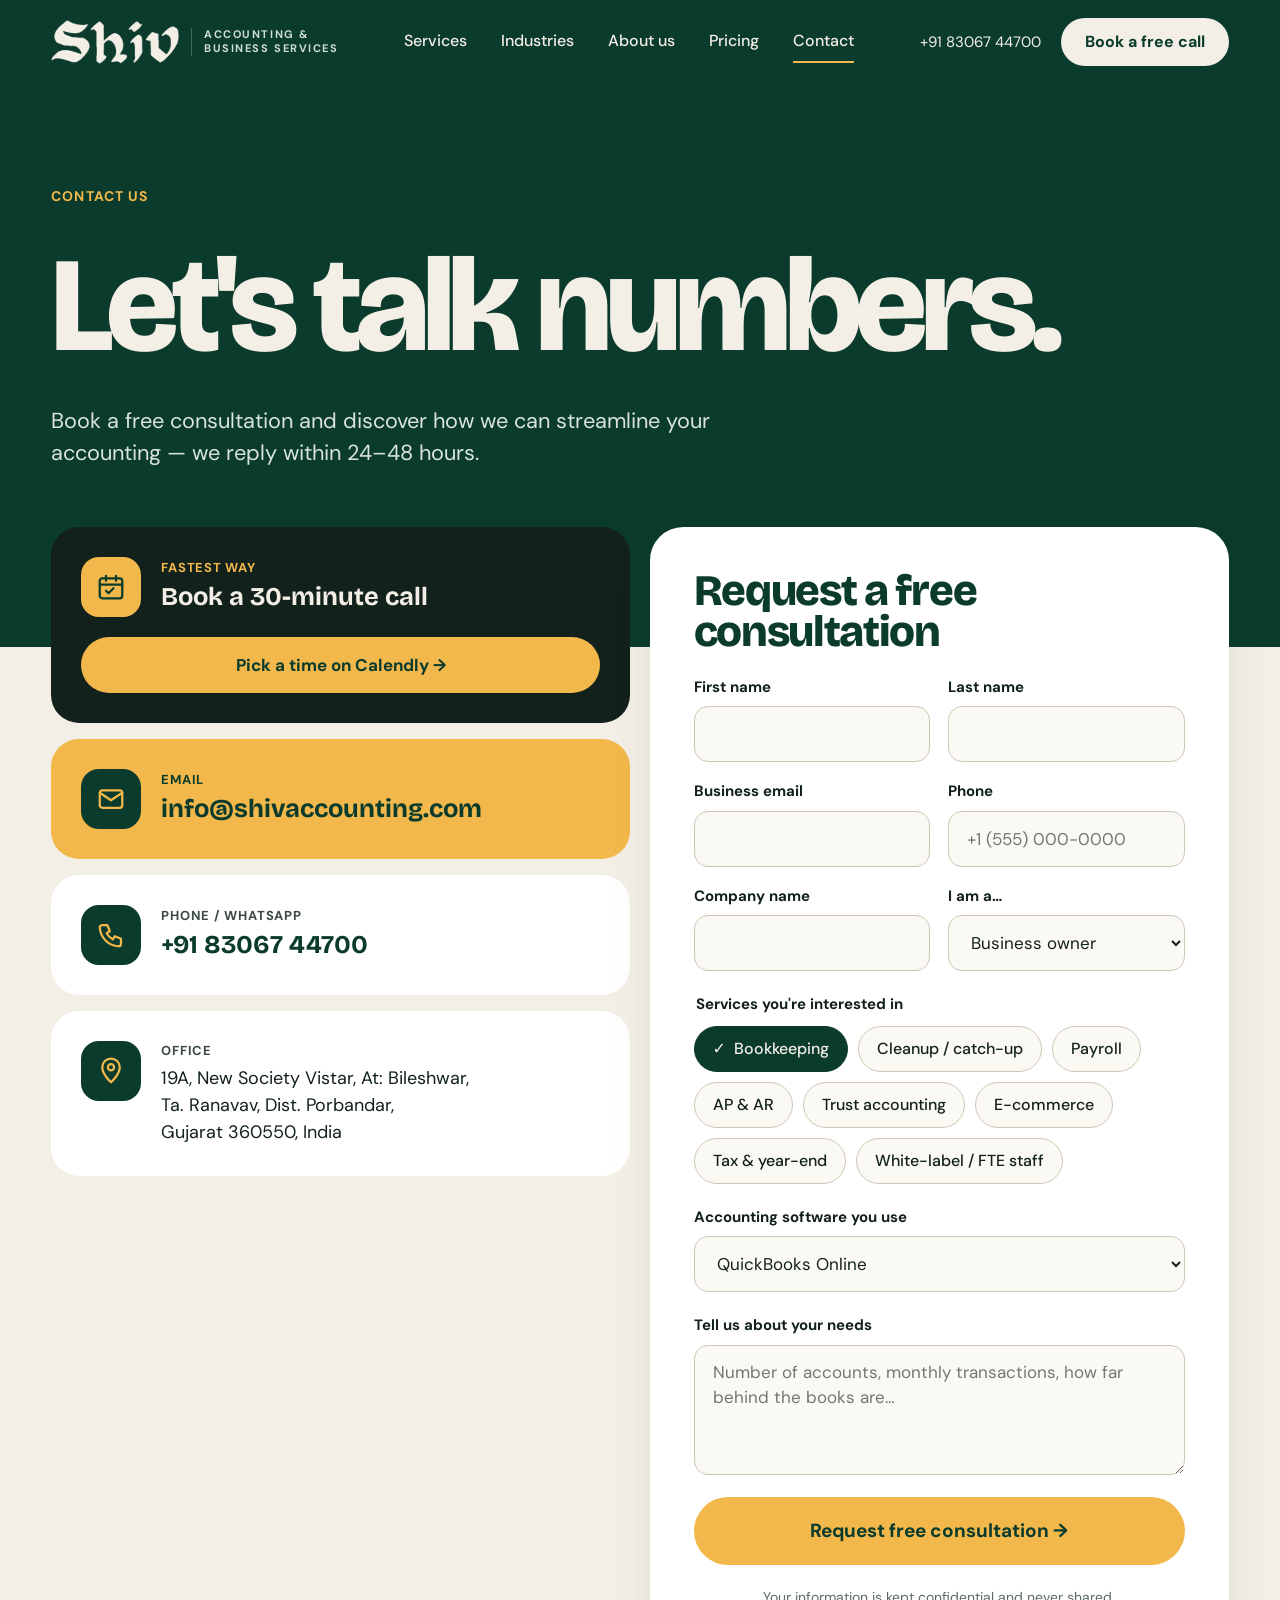
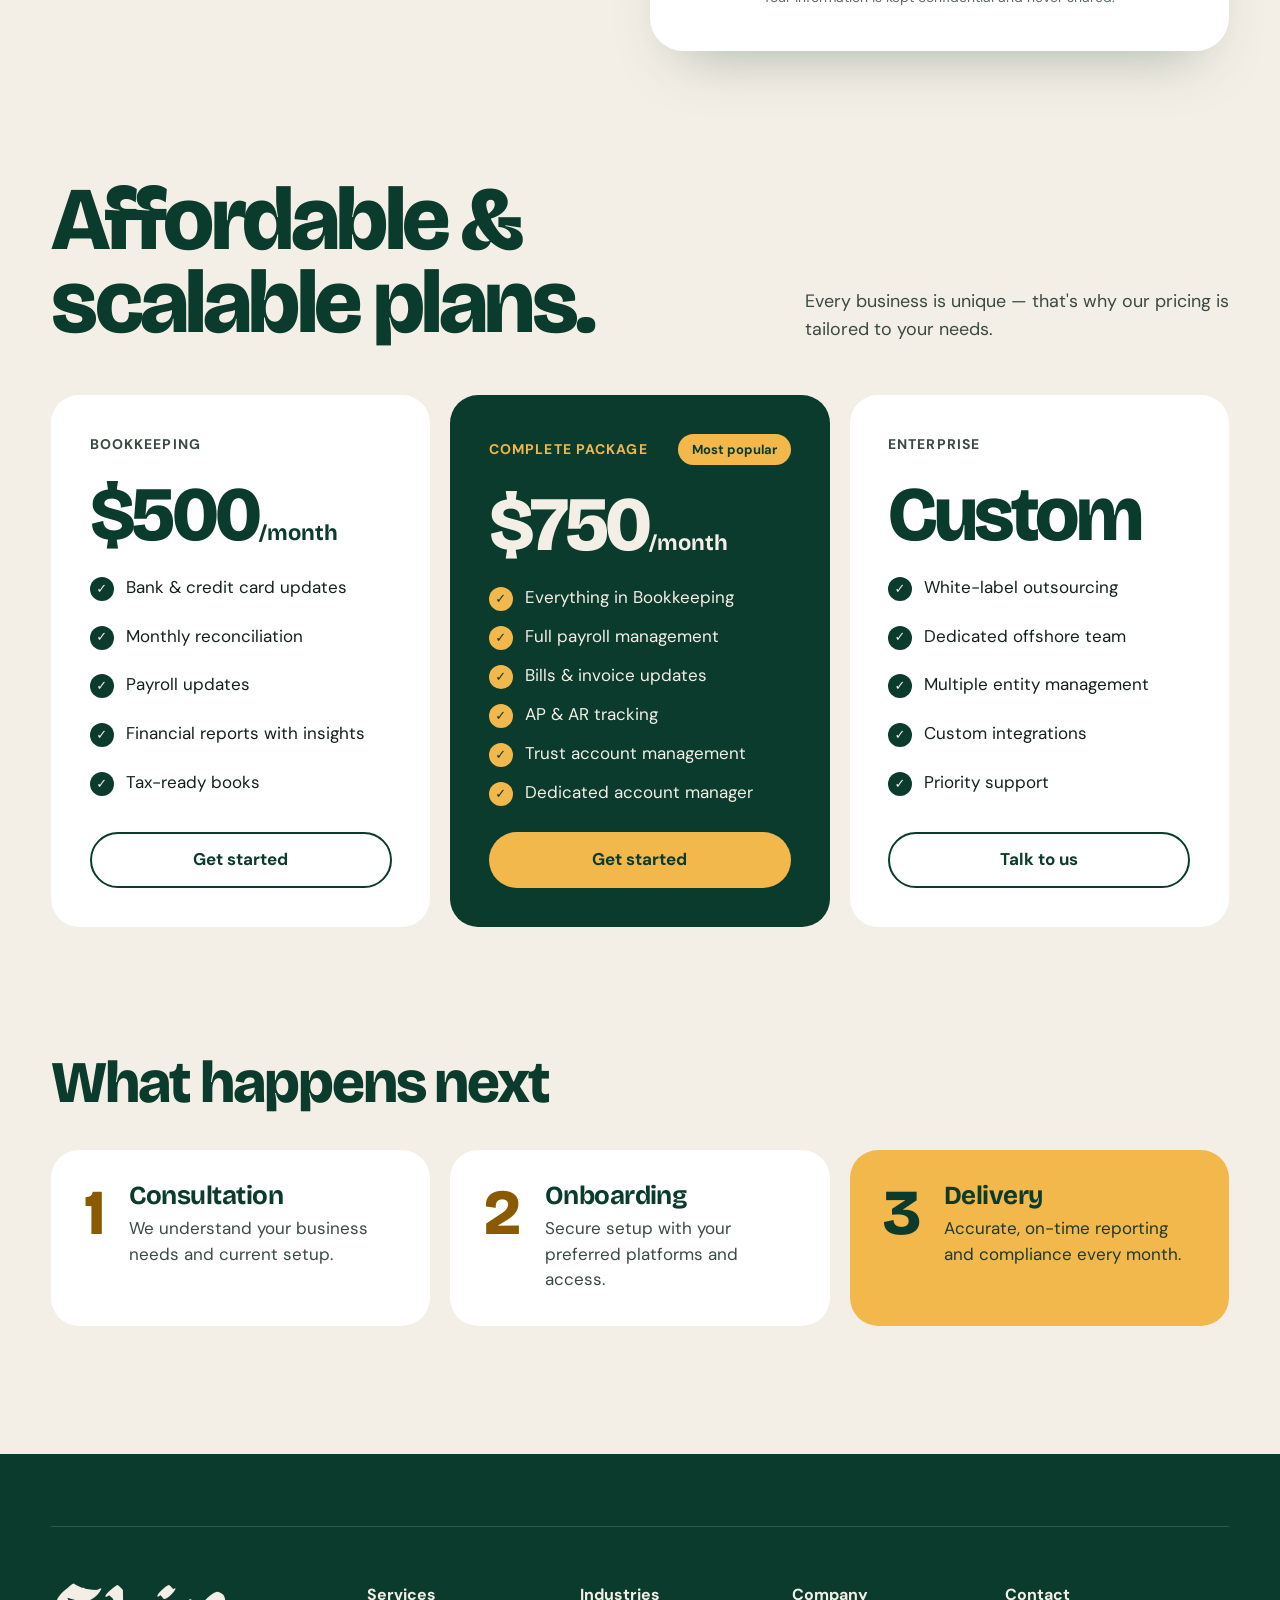
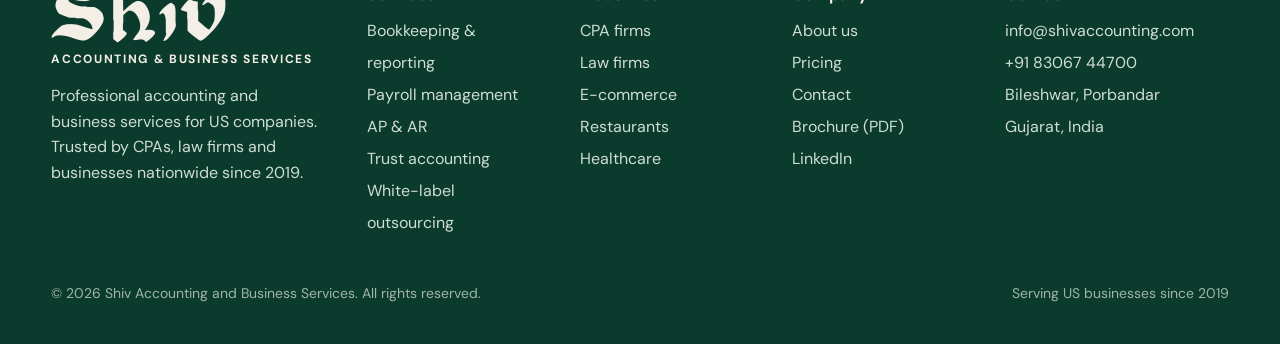
<file: contact.html>
<!doctype html>
<html lang="en">
<head>
<meta charset="utf-8">
<meta name="viewport" content="width=device-width, initial-scale=1">
<title>Contact & Pricing | Book a Free Consultation — Shiv Accounting</title>
<meta name="description" content="Book a free 30-minute consultation with Shiv Accounting. Bookkeeping plans from $500/month; complete package $750/month; custom enterprise and CPA firm plans.">
<link rel="canonical" href="https://www.shivaccounting.com/contact">
<meta property="og:type" content="website">
<meta property="og:title" content="Contact & Pricing | Book a Free Consultation — Shiv Accounting">
<meta property="og:description" content="Book a free 30-minute consultation with Shiv Accounting. Bookkeeping plans from $500/month; complete package $750/month; custom enterprise and CPA firm plans.">
<meta property="og:url" content="https://www.shivaccounting.com/contact">
<meta property="og:image" content="https://www.shivaccounting.com/assets/og-image.jpg">
<meta name="twitter:card" content="summary_large_image">
<meta name="theme-color" content="#0B3B2C">
<link rel="icon" type="image/png" href="favicon.png">
<link rel="apple-touch-icon" href="apple-touch-icon.png">
<link rel="preconnect" href="https://fonts.googleapis.com">
<link rel="preconnect" href="https://fonts.gstatic.com" crossorigin>
<link rel="stylesheet" href="https://fonts.googleapis.com/css2?family=Bricolage+Grotesque:opsz,wght@12..96,500;12..96,700;12..96,800&family=DM+Sans:opsz,wght@9..40,400;9..40,500;9..40,700&display=swap">
<link rel="stylesheet" href="assets/styles.css">
</head>
<body>
<a class="skip" href="#main">Skip to content</a>
<header class="site-header">
<div class="wrap nav">
<a class="brand" href="index.html" aria-label="Shiv Accounting home"><img src="assets/logo-cream.png" alt="Shiv" width="128" height="44"><span>Accounting &amp;<br>Business Services</span></a>
<nav class="nav-links" aria-label="Main"><a href="services.html">Services</a><a href="industries.html">Industries</a><a href="about.html">About us</a><a href="contact.html#pricing">Pricing</a><a href="contact.html" aria-current="page">Contact</a></nav>
<div class="nav-cta"><a class="phone" href="tel:+918306744700">+91 83067 44700</a><a class="btn btn-cream" href="https://calendly.com/kailash-d-shivaccounting/30min" target="_blank" rel="noopener">Book a free call</a>
<button class="menu-btn" type="button" aria-label="Open menu" aria-expanded="false" aria-controls="mobile-menu"><svg width="22" height="22" viewBox="0 0 24 24" fill="none" stroke="currentColor" stroke-width="2" stroke-linecap="round"><path d="M4 7h16M4 12h16M4 17h16"/></svg></button></div>
</div>
<div class="mobile-menu" id="mobile-menu"><a href="services.html">Services</a><a href="industries.html">Industries</a><a href="about.html">About us</a><a href="contact.html#pricing">Pricing</a><a href="contact.html">Contact</a><a class="btn btn-accent" href="https://calendly.com/kailash-d-shivaccounting/30min" target="_blank" rel="noopener">Book a free call</a></div>
</header>
<main id="main">

<section class="dark" style="padding-top:clamp(72px,8vw,110px);padding-bottom:clamp(150px,14vw,200px)"><div class="wrap hero-copy">
<div class="eyebrow t-accent">Contact us</div><h1 class="h-hero" style="font-size:clamp(54px,10.5vw,160px)">Let's talk numbers.</h1>
<p class="lead" style="color:#D9E4DC;max-width:700px">Book a free consultation and discover how we can streamline your accounting — we reply within 24–48 hours.</p>
</div></section>

<section class="wrap" id="form" style="margin-top:-120px;padding-bottom:var(--sec);scroll-margin-top:100px">
<div class="g" style="grid-template-columns:repeat(auto-fit,minmax(min(100%,420px),1fr));align-items:start">
<div style="display:flex;flex-direction:column;gap:16px">
<a class="ctile darker" href="https://calendly.com/kailash-d-shivaccounting/30min" target="_blank" rel="noopener" style="flex-direction:column;align-items:stretch;gap:20px"><span style="display:flex;gap:20px;align-items:center"><span class="icon accent-bg" style="border-radius:18px"><svg viewBox="0 0 24 24" fill="none" stroke="#0B3B2C" stroke-width="1.8" stroke-linecap="round" stroke-linejoin="round" aria-hidden="true"><rect x="3" y="5" width="18" height="16" rx="2"/><path d="M3 10h18M8 3v4M16 3v4M8 15l2 2 4-4"/></svg></span><span><small class="t-accent">Fastest way</small><strong>Book a 30-minute call</strong></span></span><span class="btn btn-accent">Pick a time on Calendly →</span></a>
<a class="ctile accent-bg" href="mailto:info@shivaccounting.com"><span class="icon ic-dark" style="border-radius:18px"><svg viewBox="0 0 24 24" fill="none" stroke="#F2B84B" stroke-width="1.8" stroke-linecap="round" stroke-linejoin="round" aria-hidden="true"><rect x="3" y="5" width="18" height="14" rx="2"/><path d="M3 7l9 6 9-6"/></svg></span><span><small>Email</small><strong>info@shivaccounting.com</strong></span></a>
<a class="ctile c-white" href="tel:+918306744700"><span class="icon ic-dark" style="border-radius:18px"><svg viewBox="0 0 24 24" fill="none" stroke="#F2B84B" stroke-width="1.8" stroke-linecap="round" stroke-linejoin="round" aria-hidden="true"><path d="M5 4h4l2 5-2.5 1.5a11 11 0 0 0 5 5L15 13l5 2v4a2 2 0 0 1-2 2A16 16 0 0 1 3 6a2 2 0 0 1 2-2z"/></svg></span><span><small class="t-muted">Phone / WhatsApp</small><strong class="t-green">+91 83067 44700</strong></span></a>
<div class="ctile c-white" style="align-items:flex-start"><span class="icon ic-dark" style="border-radius:18px"><svg viewBox="0 0 24 24" fill="none" stroke="#F2B84B" stroke-width="1.8" stroke-linecap="round" stroke-linejoin="round" aria-hidden="true"><path d="M12 21s-7-6.2-7-12a7 7 0 0 1 14 0c0 5.8-7 12-7 12z"/><circle cx="12" cy="9" r="2.5"/></svg></span><span><small class="t-muted">Office</small><span style="display:block;font-size:18px;line-height:1.5;margin-top:4px">19A, New Society Vistar, At: Bileshwar,<br>Ta. Ranavav, Dist. Porbandar,<br>Gujarat 360550, India</span></span></div>
</div>
<form class="form" action="https://formsubmit.co/info@shivaccounting.com" method="POST">
<h2 class="t-green" style="font-size:clamp(32px,3.4vw,44px);letter-spacing:-.03em">Request a free consultation</h2>
<input type="hidden" name="_subject" value="New website enquiry — Shiv Accounting">
<input type="hidden" name="_template" value="table">
<input type="hidden" name="_next" value="https://www.shivaccounting.com/thank-you">
<input type="text" name="_honey" class="hp" tabindex="-1" autocomplete="off" aria-hidden="true">
<div class="g g-2" style="gap:18px">
<label>First name<input type="text" name="first_name" autocomplete="given-name" required></label>
<label>Last name<input type="text" name="last_name" autocomplete="family-name" required></label>
<label>Business email<input type="email" name="email" autocomplete="email" required></label>
<label>Phone<input type="tel" name="phone" autocomplete="tel" placeholder="+1 (555) 000-0000"></label>
<label>Company name<input type="text" name="company" autocomplete="organization"></label>
<label>I am a…<select name="client_type"><option>Business owner</option><option>CPA / accounting firm</option><option>Law firm</option><option>E-commerce seller</option><option>Other</option></select></label>
</div>
<fieldset><legend>Services you're interested in</legend><div class="chips"><input type="checkbox" id="s0" name="services[]" value="Bookkeeping" checked><label for="s0">Bookkeeping</label><input type="checkbox" id="s1" name="services[]" value="Cleanup / catch-up"><label for="s1">Cleanup / catch-up</label><input type="checkbox" id="s2" name="services[]" value="Payroll"><label for="s2">Payroll</label><input type="checkbox" id="s3" name="services[]" value="AP & AR"><label for="s3">AP &amp; AR</label><input type="checkbox" id="s4" name="services[]" value="Trust accounting"><label for="s4">Trust accounting</label><input type="checkbox" id="s5" name="services[]" value="E-commerce"><label for="s5">E-commerce</label><input type="checkbox" id="s6" name="services[]" value="Tax & year-end"><label for="s6">Tax &amp; year-end</label><input type="checkbox" id="s7" name="services[]" value="White-label / FTE staff"><label for="s7">White-label / FTE staff</label></div></fieldset>
<label>Accounting software you use<select name="software"><option>QuickBooks Online</option><option>QuickBooks Desktop</option><option>Xero</option><option>Zoho Books</option><option>Other / not sure</option></select></label>
<label>Tell us about your needs<textarea name="message" placeholder="Number of accounts, monthly transactions, how far behind the books are…"></textarea></label>
<button class="btn btn-accent btn-lg" type="submit">Request free consultation →</button>
<p style="font-size:14px;color:#5B6B63;text-align:center">Your information is kept confidential and never shared.</p>
</form>
</div></section>

<section class="wrap" id="pricing" style="padding-bottom:var(--sec);scroll-margin-top:100px">
<div class="head-row"><h2 class="h-lg t-green">Affordable &amp; scalable plans.</h2><p class="body-lg t-muted">Every business is unique — that's why our pricing is tailored to your needs.</p></div>
<div class="g g-3" style="align-items:stretch">
<div class="card c-white plan"><div class="eyebrow t-muted">Bookkeeping</div><div class="price t-green">$500<small>/month</small></div>
<ul class="checks "><li>Bank &amp; credit card updates</li><li>Monthly reconciliation</li><li>Payroll updates</li><li>Financial reports with insights</li><li>Tax-ready books</li></ul>
<a class="btn btn-ghost-dark" href="https://calendly.com/kailash-d-shivaccounting/30min" target="_blank" rel="noopener">Get started</a></div>
<div class="card c-dark plan"><div class="row"><div class="eyebrow t-accent">Complete package</div><span class="badge">Most popular</span></div><div class="price">$750<small>/month</small></div>
<ul class="checks alt"><li>Everything in Bookkeeping</li><li>Full payroll management</li><li>Bills &amp; invoice updates</li><li>AP &amp; AR tracking</li><li>Trust account management</li><li>Dedicated account manager</li></ul>
<a class="btn btn-accent" href="https://calendly.com/kailash-d-shivaccounting/30min" target="_blank" rel="noopener">Get started</a></div>
<div class="card c-white plan"><div class="eyebrow t-muted">Enterprise</div><div class="price t-green">Custom</div>
<ul class="checks "><li>White-label outsourcing</li><li>Dedicated offshore team</li><li>Multiple entity management</li><li>Custom integrations</li><li>Priority support</li></ul>
<a class="btn btn-ghost-dark" href="contact.html#form">Talk to us</a></div>
</div>
</section>

<section class="wrap" style="padding-bottom:var(--sec)"><h2 class="h-md t-green" style="margin-bottom:40px">What happens next</h2>
<div class="g g-3">
<div class="card c-white" style="flex-direction:row;gap:24px"><div class="num t-bronze" style="font-size:64px;line-height:.9;font-weight:800">1</div><div><h3 class="t-green" style="font-size:26px;font-weight:700;letter-spacing:-.02em;margin-bottom:8px">Consultation</h3><p>We understand your business needs and current setup.</p></div></div>
<div class="card c-white" style="flex-direction:row;gap:24px"><div class="num t-bronze" style="font-size:64px;line-height:.9;font-weight:800">2</div><div><h3 class="t-green" style="font-size:26px;font-weight:700;letter-spacing:-.02em;margin-bottom:8px">Onboarding</h3><p>Secure setup with your preferred platforms and access.</p></div></div>
<div class="card c-accent" style="flex-direction:row;gap:24px"><div class="num" style="font-size:64px;line-height:.9;font-weight:800">3</div><div><h3 style="font-size:26px;font-weight:700;letter-spacing:-.02em;margin-bottom:8px">Delivery</h3><p>Accurate, on-time reporting and compliance every month.</p></div></div>
</div></section>
</main>
<footer class="site-footer">
<div class="wrap">
<div style="height:72px"></div>
<div class="foot-grid">
<div class="foot-brand"><img src="assets/logo-cream.png" alt="Shiv Accounting" width="175" height="60"><div class="sub">Accounting &amp; Business Services</div><p>Professional accounting and business services for US companies. Trusted by CPAs, law firms and businesses nationwide since 2019.</p></div>
<div><h4>Services</h4><ul><li><a href="services.html#bookkeeping">Bookkeeping &amp; reporting</a></li><li><a href="services.html#payroll">Payroll management</a></li><li><a href="services.html#ap-ar">AP &amp; AR</a></li><li><a href="services.html#trust">Trust accounting</a></li><li><a href="services.html#white-label">White-label outsourcing</a></li></ul></div>
<div><h4>Industries</h4><ul><li><a href="industries.html">CPA firms</a></li><li><a href="industries.html#law">Law firms</a></li><li><a href="industries.html#ecommerce">E-commerce</a></li><li><a href="industries.html#restaurants">Restaurants</a></li><li><a href="industries.html#healthcare">Healthcare</a></li></ul></div>
<div><h4>Company</h4><ul><li><a href="about.html">About us</a></li><li><a href="contact.html#pricing">Pricing</a></li><li><a href="contact.html">Contact</a></li><li><a href="assets/Shiv-Accounting-Brochure.pdf" download>Brochure (PDF)</a></li><li><a href="https://www.linkedin.com/company/shiv-accounting" target="_blank" rel="noopener">LinkedIn</a></li></ul></div>
<div><h4>Contact</h4><ul><li><a href="mailto:info@shivaccounting.com">info@shivaccounting.com</a></li><li><a href="tel:+918306744700">+91 83067 44700</a></li><li>Bileshwar, Porbandar</li><li>Gujarat, India</li></ul></div>
</div>
<div class="foot-bottom"><span>&copy; <span id="yr">2026</span> Shiv Accounting and Business Services. All rights reserved.</span><span>Serving US businesses since 2019</span></div>
</div>
</footer>
<script src="assets/site.js" defer></script>
</body>
</html>
</file>
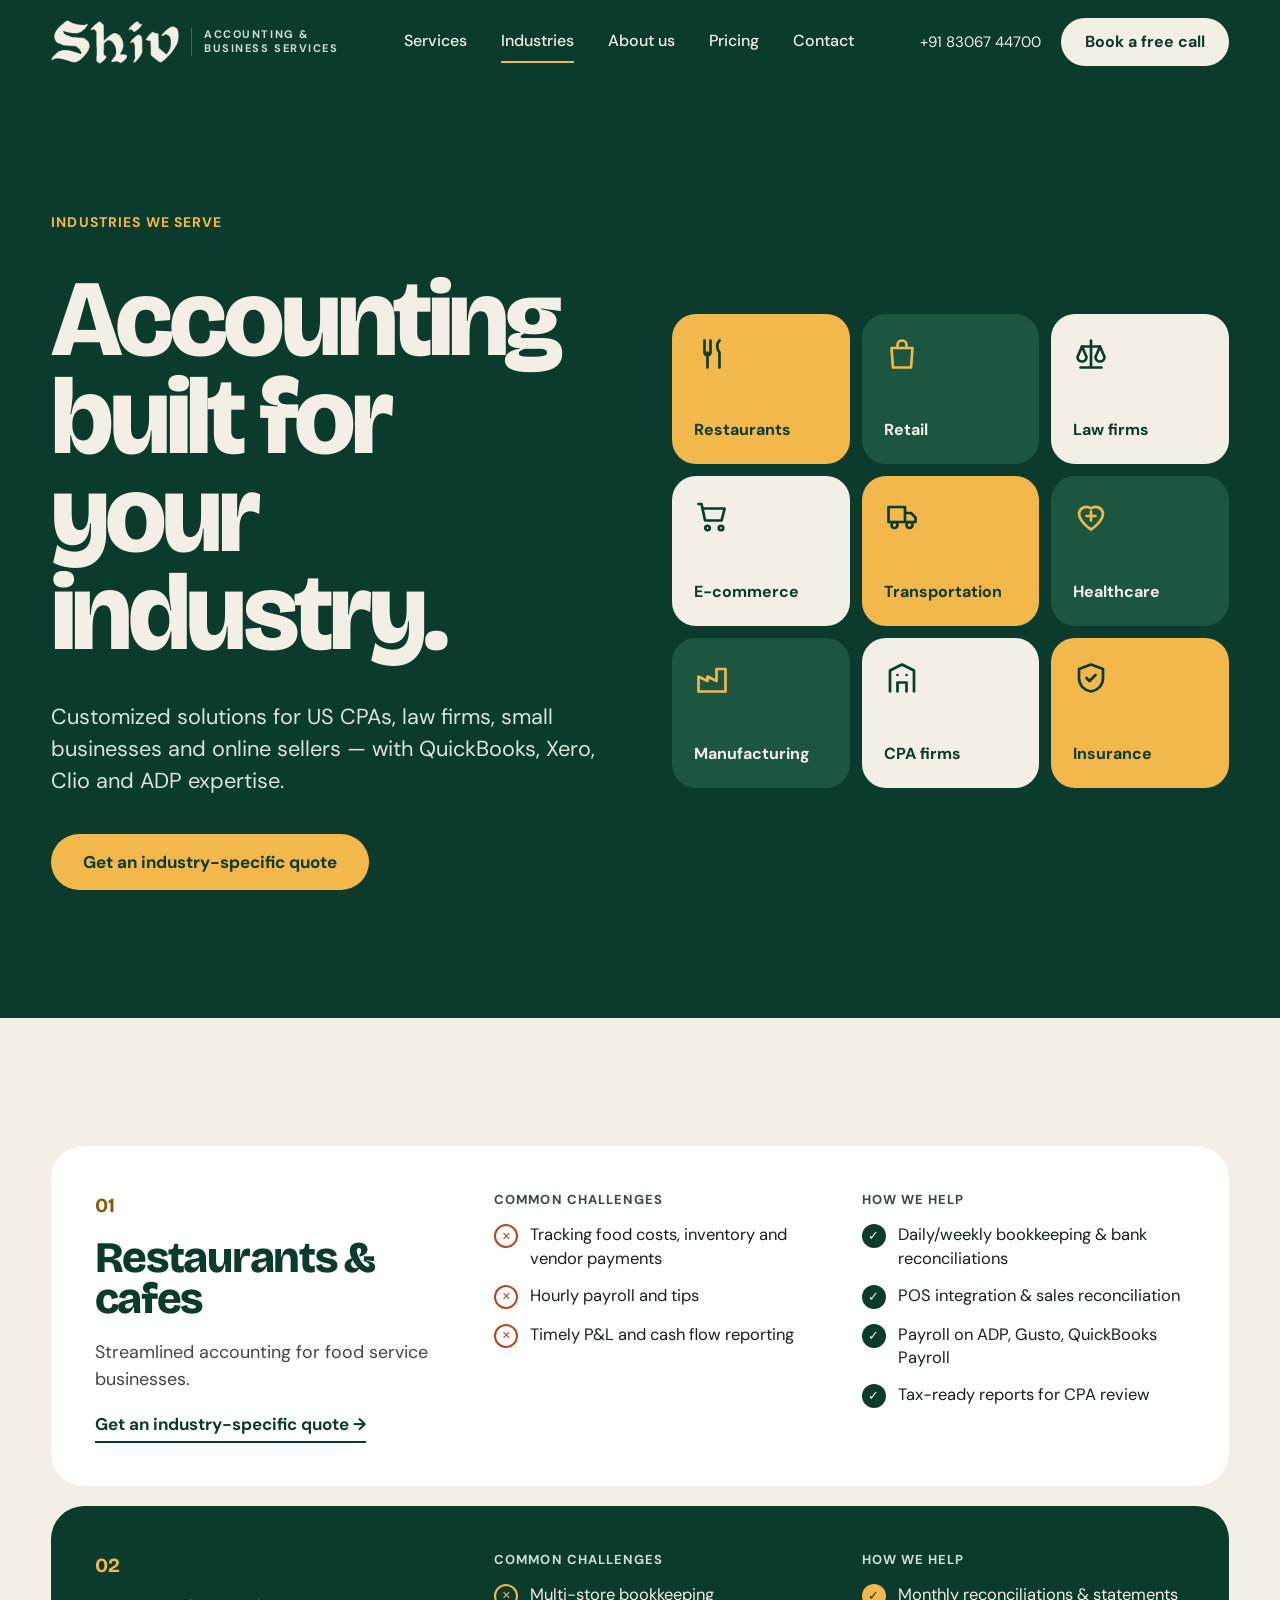
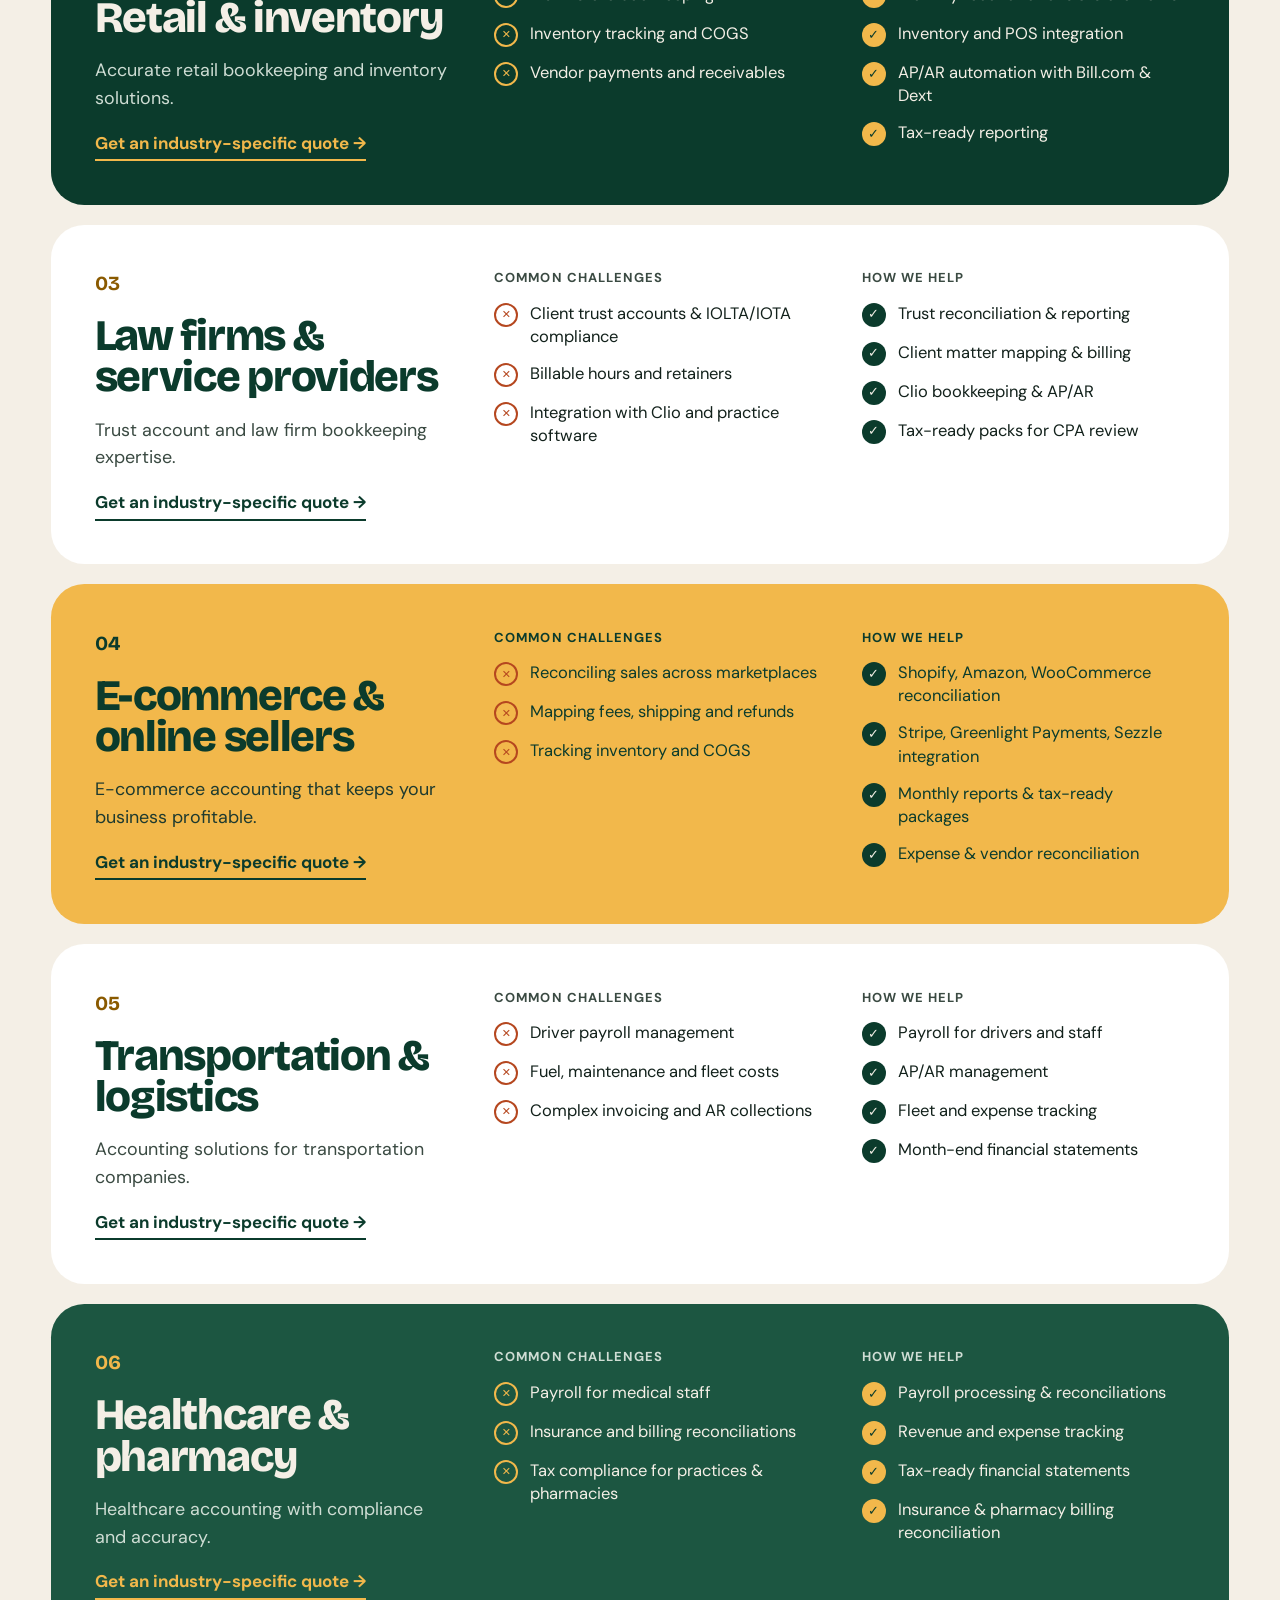
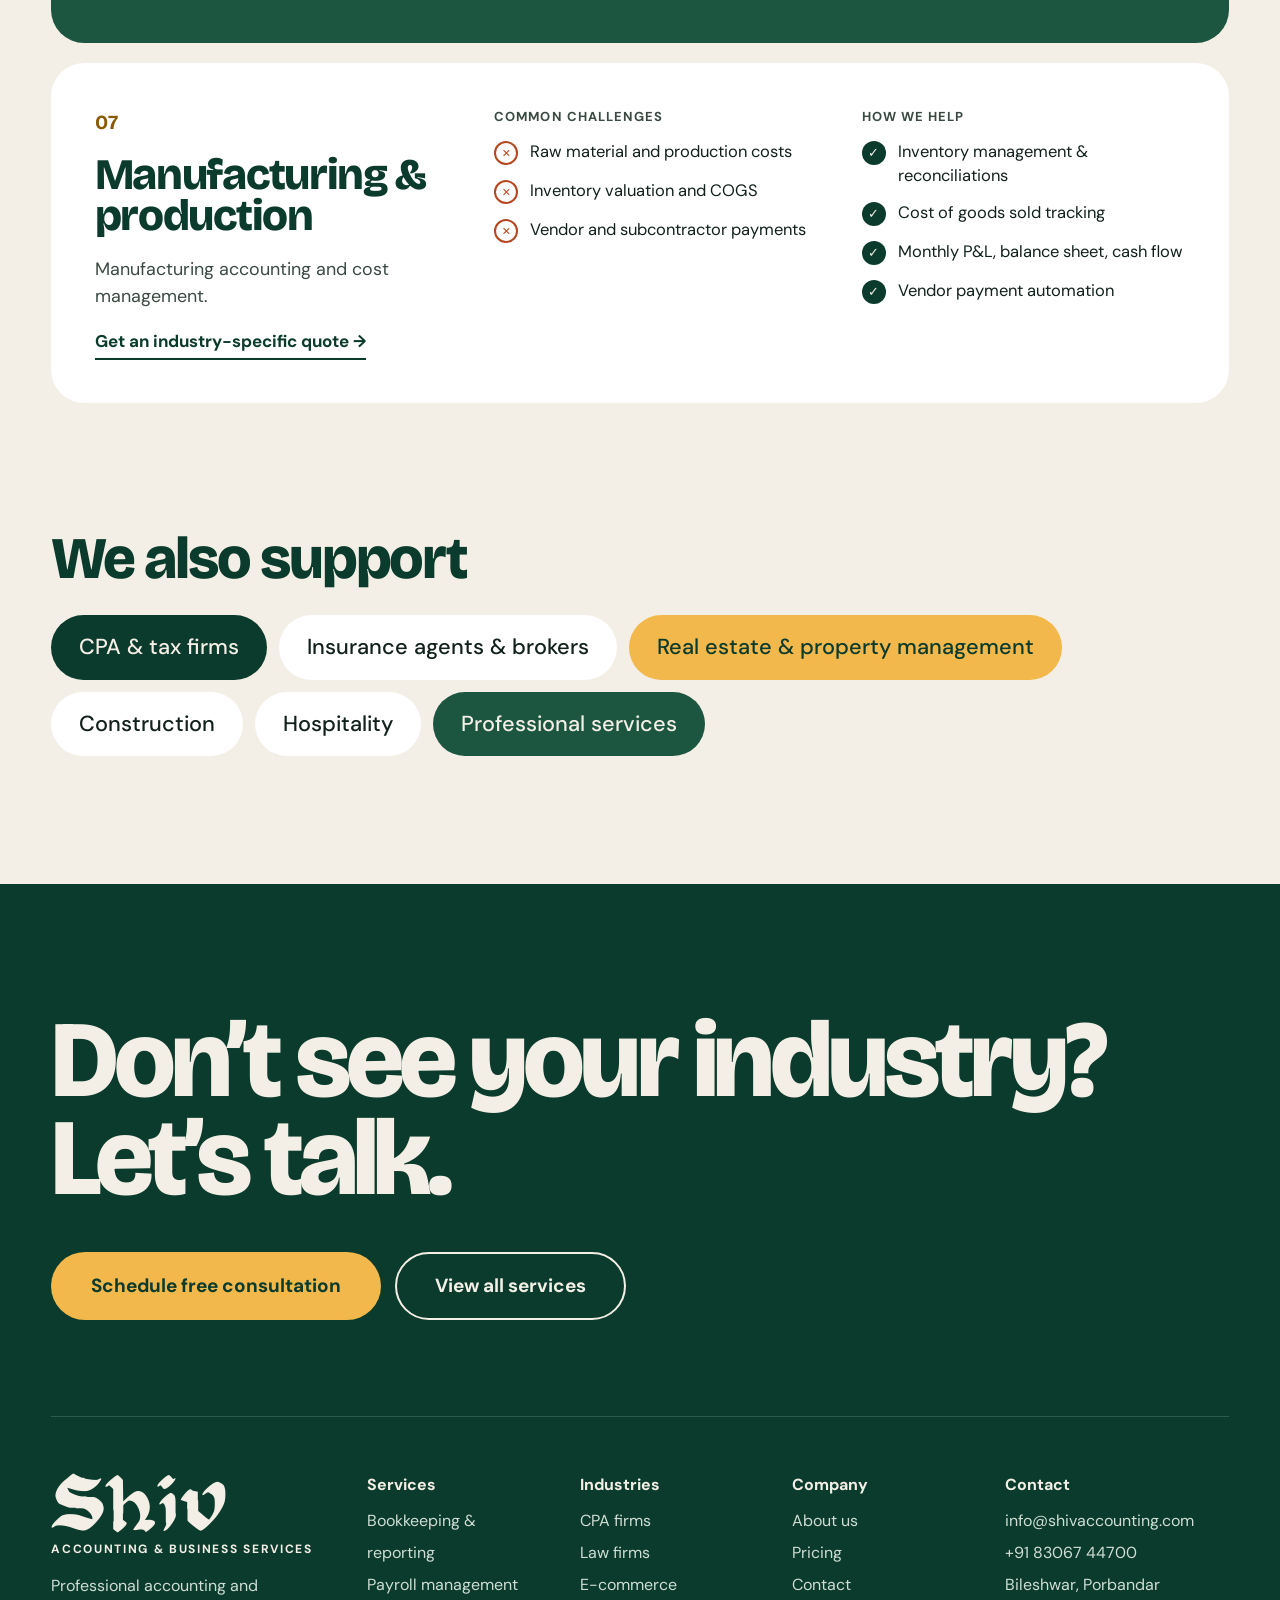
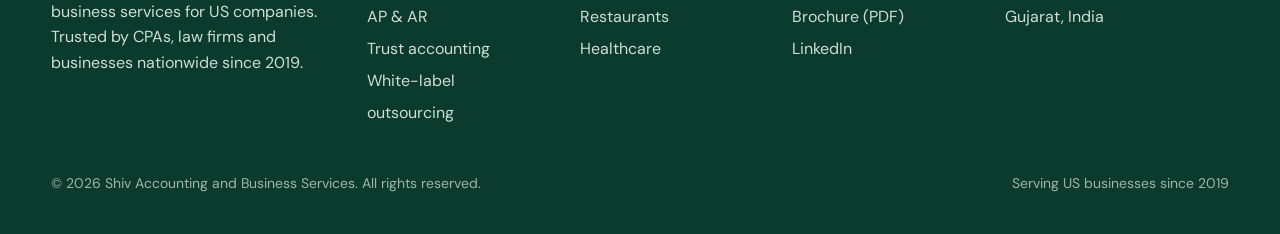
<file: industries.html>
<!doctype html>
<html lang="en">
<head>
<meta charset="utf-8">
<meta name="viewport" content="width=device-width, initial-scale=1">
<title>Industries | Accounting for Restaurants, Law Firms, E-commerce & More — Shiv Accounting</title>
<meta name="description" content="Industry-specific bookkeeping and accounting for restaurants, retail, law firms, e-commerce sellers, transportation, healthcare, manufacturing and CPA firms.">
<link rel="canonical" href="https://www.shivaccounting.com/industries">
<meta property="og:type" content="website">
<meta property="og:title" content="Industries | Accounting for Restaurants, Law Firms, E-commerce & More — Shiv Accounting">
<meta property="og:description" content="Industry-specific bookkeeping and accounting for restaurants, retail, law firms, e-commerce sellers, transportation, healthcare, manufacturing and CPA firms.">
<meta property="og:url" content="https://www.shivaccounting.com/industries">
<meta property="og:image" content="https://www.shivaccounting.com/assets/og-image.jpg">
<meta name="twitter:card" content="summary_large_image">
<meta name="theme-color" content="#0B3B2C">
<link rel="icon" type="image/png" href="favicon.png">
<link rel="apple-touch-icon" href="apple-touch-icon.png">
<link rel="preconnect" href="https://fonts.googleapis.com">
<link rel="preconnect" href="https://fonts.gstatic.com" crossorigin>
<link rel="stylesheet" href="https://fonts.googleapis.com/css2?family=Bricolage+Grotesque:opsz,wght@12..96,500;12..96,700;12..96,800&family=DM+Sans:opsz,wght@9..40,400;9..40,500;9..40,700&display=swap">
<link rel="stylesheet" href="assets/styles.css">
</head>
<body>
<a class="skip" href="#main">Skip to content</a>
<header class="site-header">
<div class="wrap nav">
<a class="brand" href="index.html" aria-label="Shiv Accounting home"><img src="assets/logo-cream.png" alt="Shiv" width="128" height="44"><span>Accounting &amp;<br>Business Services</span></a>
<nav class="nav-links" aria-label="Main"><a href="services.html">Services</a><a href="industries.html" aria-current="page">Industries</a><a href="about.html">About us</a><a href="contact.html#pricing">Pricing</a><a href="contact.html">Contact</a></nav>
<div class="nav-cta"><a class="phone" href="tel:+918306744700">+91 83067 44700</a><a class="btn btn-cream" href="https://calendly.com/kailash-d-shivaccounting/30min" target="_blank" rel="noopener">Book a free call</a>
<button class="menu-btn" type="button" aria-label="Open menu" aria-expanded="false" aria-controls="mobile-menu"><svg width="22" height="22" viewBox="0 0 24 24" fill="none" stroke="currentColor" stroke-width="2" stroke-linecap="round"><path d="M4 7h16M4 12h16M4 17h16"/></svg></button></div>
</div>
<div class="mobile-menu" id="mobile-menu"><a href="services.html">Services</a><a href="industries.html">Industries</a><a href="about.html">About us</a><a href="contact.html#pricing">Pricing</a><a href="contact.html">Contact</a><a class="btn btn-accent" href="https://calendly.com/kailash-d-shivaccounting/30min" target="_blank" rel="noopener">Book a free call</a></div>
</header>
<main id="main">

<section class="dark sec"><div class="wrap split">
<div class="hero-copy"><div class="eyebrow t-accent">Industries we serve</div><h1 class="h-xl">Accounting built for your industry.</h1>
<p class="lead" style="color:#D9E4DC;max-width:600px">Customized solutions for US CPAs, law firms, small businesses and online sellers — with QuickBooks, Xero, Clio and ADP expertise.</p>
<div><a class="btn btn-accent" href="https://calendly.com/kailash-d-shivaccounting/30min" target="_blank" rel="noopener">Get an industry-specific quote</a></div></div>
<div class="g" style="grid-template-columns:repeat(3,minmax(0,1fr));gap:12px"><a href="#restaurants" style="border-radius:24px;background:#F2B84B;color:#0B3B2C;padding:22px;min-height:150px;display:flex;flex-direction:column;justify-content:space-between;font-weight:700;font-size:16px"><span style="width:36px;height:36px"><svg viewBox="0 0 24 24" fill="none" stroke="#0B3B2C" stroke-width="1.8" stroke-linecap="round" stroke-linejoin="round" aria-hidden="true"><path d="M7 3v8a2 2 0 0 0 4 0V3M9 11v10M17 3c-2 2-2 6 0 8v10"/></svg></span>Restaurants</a><a href="#retail" style="border-radius:24px;background:#1C5641;color:#F4EFE6;padding:22px;min-height:150px;display:flex;flex-direction:column;justify-content:space-between;font-weight:700;font-size:16px"><span style="width:36px;height:36px"><svg viewBox="0 0 24 24" fill="none" stroke="#F2B84B" stroke-width="1.8" stroke-linecap="round" stroke-linejoin="round" aria-hidden="true"><path d="M5 8h14l-1 13H6z"/><path d="M9 8V6a3 3 0 0 1 6 0v2"/></svg></span>Retail</a><a href="#law" style="border-radius:24px;background:#F4EFE6;color:#0B3B2C;padding:22px;min-height:150px;display:flex;flex-direction:column;justify-content:space-between;font-weight:700;font-size:16px"><span style="width:36px;height:36px"><svg viewBox="0 0 24 24" fill="none" stroke="#0B3B2C" stroke-width="1.8" stroke-linecap="round" stroke-linejoin="round" aria-hidden="true"><path d="M12 3v18M5 21h14M6 7h12"/><path d="M6 7l-3 7a3 3 0 0 0 6 0zM18 7l-3 7a3 3 0 0 0 6 0z"/></svg></span>Law firms</a><a href="#ecommerce" style="border-radius:24px;background:#F4EFE6;color:#0B3B2C;padding:22px;min-height:150px;display:flex;flex-direction:column;justify-content:space-between;font-weight:700;font-size:16px"><span style="width:36px;height:36px"><svg viewBox="0 0 24 24" fill="none" stroke="#0B3B2C" stroke-width="1.8" stroke-linecap="round" stroke-linejoin="round" aria-hidden="true"><path d="M3 4h2l2.4 11h11l2-8H6.2"/><circle cx="9" cy="20" r="1.5"/><circle cx="18" cy="20" r="1.5"/></svg></span>E-commerce</a><a href="#transportation" style="border-radius:24px;background:#F2B84B;color:#0B3B2C;padding:22px;min-height:150px;display:flex;flex-direction:column;justify-content:space-between;font-weight:700;font-size:16px"><span style="width:36px;height:36px"><svg viewBox="0 0 24 24" fill="none" stroke="#0B3B2C" stroke-width="1.8" stroke-linecap="round" stroke-linejoin="round" aria-hidden="true"><path d="M3 6h11v10H3zM14 10h4l3 3v3h-7"/><circle cx="7" cy="18" r="2"/><circle cx="17" cy="18" r="2"/></svg></span>Transportation</a><a href="#healthcare" style="border-radius:24px;background:#1C5641;color:#F4EFE6;padding:22px;min-height:150px;display:flex;flex-direction:column;justify-content:space-between;font-weight:700;font-size:16px"><span style="width:36px;height:36px"><svg viewBox="0 0 24 24" fill="none" stroke="#F2B84B" stroke-width="1.8" stroke-linecap="round" stroke-linejoin="round" aria-hidden="true"><path d="M12 21s-8-5-8-11a5 5 0 0 1 8-3 5 5 0 0 1 8 3c0 6-8 11-8 11z"/><path d="M12 9v6M9 12h6"/></svg></span>Healthcare</a><a href="#manufacturing" style="border-radius:24px;background:#1C5641;color:#F4EFE6;padding:22px;min-height:150px;display:flex;flex-direction:column;justify-content:space-between;font-weight:700;font-size:16px"><span style="width:36px;height:36px"><svg viewBox="0 0 24 24" fill="none" stroke="#F2B84B" stroke-width="1.8" stroke-linecap="round" stroke-linejoin="round" aria-hidden="true"><path d="M3 21V11l6 3V11l6 3V6h6v15z"/></svg></span>Manufacturing</a><div style="border-radius:24px;background:#F4EFE6;color:#0B3B2C;padding:22px;min-height:150px;display:flex;flex-direction:column;justify-content:space-between;font-weight:700;font-size:16px"><span style="width:36px;height:36px"><svg viewBox="0 0 24 24" fill="none" stroke="#0B3B2C" stroke-width="1.8" stroke-linecap="round" stroke-linejoin="round" aria-hidden="true"><path d="M4 21V7l8-4 8 4v14"/><path d="M9 21v-6h6v6M9 10h.01M15 10h.01"/></svg></span>CPA firms</div><div style="border-radius:24px;background:#F2B84B;color:#0B3B2C;padding:22px;min-height:150px;display:flex;flex-direction:column;justify-content:space-between;font-weight:700;font-size:16px"><span style="width:36px;height:36px"><svg viewBox="0 0 24 24" fill="none" stroke="#0B3B2C" stroke-width="1.8" stroke-linecap="round" stroke-linejoin="round" aria-hidden="true"><path d="M12 3l8 3v6c0 5-3.5 8-8 9-4.5-1-8-4-8-9V6z"/><path d="M9 12l2 2 4-4"/></svg></span>Insurance</div></div>
</div></section>
<section class="wrap sec" style="display:flex;flex-direction:column;gap:20px"><article class="ind c-white" id="restaurants"><div style="display:flex;flex-direction:column;gap:18px"><div class="num t-bronze">01</div><h2 class="h-sm">Restaurants &amp; cafes</h2><p class="body-lg">Streamlined accounting for food service businesses.</p><a class="link-u t-green" style="margin-top:auto;align-self:flex-start" href="https://calendly.com/kailash-d-shivaccounting/30min" target="_blank" rel="noopener">Get an industry-specific quote →</a></div>
<div style="display:flex;flex-direction:column;gap:14px"><div class="eyebrow t-muted" style="font-size:13px">Common challenges</div><ul class="checks x"><li>Tracking food costs, inventory and vendor payments</li><li>Hourly payroll and tips</li><li>Timely P&amp;L and cash flow reporting</li></ul></div>
<div style="display:flex;flex-direction:column;gap:14px"><div class="eyebrow t-muted" style="font-size:13px">How we help</div><ul class="checks "><li>Daily/weekly bookkeeping &amp; bank reconciliations</li><li>POS integration &amp; sales reconciliation</li><li>Payroll on ADP, Gusto, QuickBooks Payroll</li><li>Tax-ready reports for CPA review</li></ul></div></article><article class="ind c-dark" id="retail"><div style="display:flex;flex-direction:column;gap:18px"><div class="num t-accent">02</div><h2 class="h-sm">Retail &amp; inventory</h2><p class="body-lg">Accurate retail bookkeeping and inventory solutions.</p><a class="link-u t-accent" style="margin-top:auto;align-self:flex-start" href="https://calendly.com/kailash-d-shivaccounting/30min" target="_blank" rel="noopener">Get an industry-specific quote →</a></div>
<div style="display:flex;flex-direction:column;gap:14px"><div class="eyebrow t-on-dark" style="font-size:13px">Common challenges</div><ul class="checks x on-dark"><li>Multi-store bookkeeping</li><li>Inventory tracking and COGS</li><li>Vendor payments and receivables</li></ul></div>
<div style="display:flex;flex-direction:column;gap:14px"><div class="eyebrow t-on-dark" style="font-size:13px">How we help</div><ul class="checks alt"><li>Monthly reconciliations &amp; statements</li><li>Inventory and POS integration</li><li>AP/AR automation with Bill.com &amp; Dext</li><li>Tax-ready reporting</li></ul></div></article><article class="ind c-white" id="law"><div style="display:flex;flex-direction:column;gap:18px"><div class="num t-bronze">03</div><h2 class="h-sm">Law firms &amp; service providers</h2><p class="body-lg">Trust account and law firm bookkeeping expertise.</p><a class="link-u t-green" style="margin-top:auto;align-self:flex-start" href="https://calendly.com/kailash-d-shivaccounting/30min" target="_blank" rel="noopener">Get an industry-specific quote →</a></div>
<div style="display:flex;flex-direction:column;gap:14px"><div class="eyebrow t-muted" style="font-size:13px">Common challenges</div><ul class="checks x"><li>Client trust accounts &amp; IOLTA/IOTA compliance</li><li>Billable hours and retainers</li><li>Integration with Clio and practice software</li></ul></div>
<div style="display:flex;flex-direction:column;gap:14px"><div class="eyebrow t-muted" style="font-size:13px">How we help</div><ul class="checks "><li>Trust reconciliation &amp; reporting</li><li>Client matter mapping &amp; billing</li><li>Clio bookkeeping &amp; AP/AR</li><li>Tax-ready packs for CPA review</li></ul></div></article><article class="ind c-accent" id="ecommerce"><div style="display:flex;flex-direction:column;gap:18px"><div class="num ">04</div><h2 class="h-sm">E-commerce &amp; online sellers</h2><p class="body-lg">E-commerce accounting that keeps your business profitable.</p><a class="link-u t-green" style="margin-top:auto;align-self:flex-start" href="https://calendly.com/kailash-d-shivaccounting/30min" target="_blank" rel="noopener">Get an industry-specific quote →</a></div>
<div style="display:flex;flex-direction:column;gap:14px"><div class="eyebrow t-green" style="font-size:13px">Common challenges</div><ul class="checks x"><li>Reconciling sales across marketplaces</li><li>Mapping fees, shipping and refunds</li><li>Tracking inventory and COGS</li></ul></div>
<div style="display:flex;flex-direction:column;gap:14px"><div class="eyebrow t-green" style="font-size:13px">How we help</div><ul class="checks "><li>Shopify, Amazon, WooCommerce reconciliation</li><li>Stripe, Greenlight Payments, Sezzle integration</li><li>Monthly reports &amp; tax-ready packages</li><li>Expense &amp; vendor reconciliation</li></ul></div></article><article class="ind c-white" id="transportation"><div style="display:flex;flex-direction:column;gap:18px"><div class="num t-bronze">05</div><h2 class="h-sm">Transportation &amp; logistics</h2><p class="body-lg">Accounting solutions for transportation companies.</p><a class="link-u t-green" style="margin-top:auto;align-self:flex-start" href="https://calendly.com/kailash-d-shivaccounting/30min" target="_blank" rel="noopener">Get an industry-specific quote →</a></div>
<div style="display:flex;flex-direction:column;gap:14px"><div class="eyebrow t-muted" style="font-size:13px">Common challenges</div><ul class="checks x"><li>Driver payroll management</li><li>Fuel, maintenance and fleet costs</li><li>Complex invoicing and AR collections</li></ul></div>
<div style="display:flex;flex-direction:column;gap:14px"><div class="eyebrow t-muted" style="font-size:13px">How we help</div><ul class="checks "><li>Payroll for drivers and staff</li><li>AP/AR management</li><li>Fleet and expense tracking</li><li>Month-end financial statements</li></ul></div></article><article class="ind c-green" id="healthcare"><div style="display:flex;flex-direction:column;gap:18px"><div class="num t-accent">06</div><h2 class="h-sm">Healthcare &amp; pharmacy</h2><p class="body-lg">Healthcare accounting with compliance and accuracy.</p><a class="link-u t-accent" style="margin-top:auto;align-self:flex-start" href="https://calendly.com/kailash-d-shivaccounting/30min" target="_blank" rel="noopener">Get an industry-specific quote →</a></div>
<div style="display:flex;flex-direction:column;gap:14px"><div class="eyebrow t-on-dark" style="font-size:13px">Common challenges</div><ul class="checks x on-dark"><li>Payroll for medical staff</li><li>Insurance and billing reconciliations</li><li>Tax compliance for practices &amp; pharmacies</li></ul></div>
<div style="display:flex;flex-direction:column;gap:14px"><div class="eyebrow t-on-dark" style="font-size:13px">How we help</div><ul class="checks alt"><li>Payroll processing &amp; reconciliations</li><li>Revenue and expense tracking</li><li>Tax-ready financial statements</li><li>Insurance &amp; pharmacy billing reconciliation</li></ul></div></article><article class="ind c-white" id="manufacturing"><div style="display:flex;flex-direction:column;gap:18px"><div class="num t-bronze">07</div><h2 class="h-sm">Manufacturing &amp; production</h2><p class="body-lg">Manufacturing accounting and cost management.</p><a class="link-u t-green" style="margin-top:auto;align-self:flex-start" href="https://calendly.com/kailash-d-shivaccounting/30min" target="_blank" rel="noopener">Get an industry-specific quote →</a></div>
<div style="display:flex;flex-direction:column;gap:14px"><div class="eyebrow t-muted" style="font-size:13px">Common challenges</div><ul class="checks x"><li>Raw material and production costs</li><li>Inventory valuation and COGS</li><li>Vendor and subcontractor payments</li></ul></div>
<div style="display:flex;flex-direction:column;gap:14px"><div class="eyebrow t-muted" style="font-size:13px">How we help</div><ul class="checks "><li>Inventory management &amp; reconciliations</li><li>Cost of goods sold tracking</li><li>Monthly P&amp;L, balance sheet, cash flow</li><li>Vendor payment automation</li></ul></div></article></section>
<section class="wrap" style="padding-bottom:var(--sec)"><h2 class="h-md t-green" style="margin-bottom:28px">We also support</h2>
<div class="pills"><span class="pill" style="background:#0B3B2C;color:#F4EFE6">CPA &amp; tax firms</span><span class="pill" style="">Insurance agents &amp; brokers</span><span class="pill" style="background:#F2B84B;color:#0B3B2C">Real estate &amp; property management</span><span class="pill" style="">Construction</span><span class="pill" style="">Hospitality</span><span class="pill" style="background:#1C5641;color:#F4EFE6">Professional services</span></div></section>
</main>
<footer class="site-footer">
<div class="wrap">
<div class="cta-block"><h2 class="h-xl">Don&#8217;t see your industry?<br>Let&#8217;s talk.</h2><div class="btn-row"><a class="btn btn-accent btn-lg" href="https://calendly.com/kailash-d-shivaccounting/30min" target="_blank" rel="noopener">Schedule free consultation</a><a class="btn btn-ghost-light btn-lg" href="services.html">View all services</a></div></div>
<div class="foot-grid">
<div class="foot-brand"><img src="assets/logo-cream.png" alt="Shiv Accounting" width="175" height="60"><div class="sub">Accounting &amp; Business Services</div><p>Professional accounting and business services for US companies. Trusted by CPAs, law firms and businesses nationwide since 2019.</p></div>
<div><h4>Services</h4><ul><li><a href="services.html#bookkeeping">Bookkeeping &amp; reporting</a></li><li><a href="services.html#payroll">Payroll management</a></li><li><a href="services.html#ap-ar">AP &amp; AR</a></li><li><a href="services.html#trust">Trust accounting</a></li><li><a href="services.html#white-label">White-label outsourcing</a></li></ul></div>
<div><h4>Industries</h4><ul><li><a href="industries.html">CPA firms</a></li><li><a href="industries.html#law">Law firms</a></li><li><a href="industries.html#ecommerce">E-commerce</a></li><li><a href="industries.html#restaurants">Restaurants</a></li><li><a href="industries.html#healthcare">Healthcare</a></li></ul></div>
<div><h4>Company</h4><ul><li><a href="about.html">About us</a></li><li><a href="contact.html#pricing">Pricing</a></li><li><a href="contact.html">Contact</a></li><li><a href="assets/Shiv-Accounting-Brochure.pdf" download>Brochure (PDF)</a></li><li><a href="https://www.linkedin.com/company/shiv-accounting" target="_blank" rel="noopener">LinkedIn</a></li></ul></div>
<div><h4>Contact</h4><ul><li><a href="mailto:info@shivaccounting.com">info@shivaccounting.com</a></li><li><a href="tel:+918306744700">+91 83067 44700</a></li><li>Bileshwar, Porbandar</li><li>Gujarat, India</li></ul></div>
</div>
<div class="foot-bottom"><span>&copy; <span id="yr">2026</span> Shiv Accounting and Business Services. All rights reserved.</span><span>Serving US businesses since 2019</span></div>
</div>
</footer>
<script src="assets/site.js" defer></script>
</body>
</html>
</file>
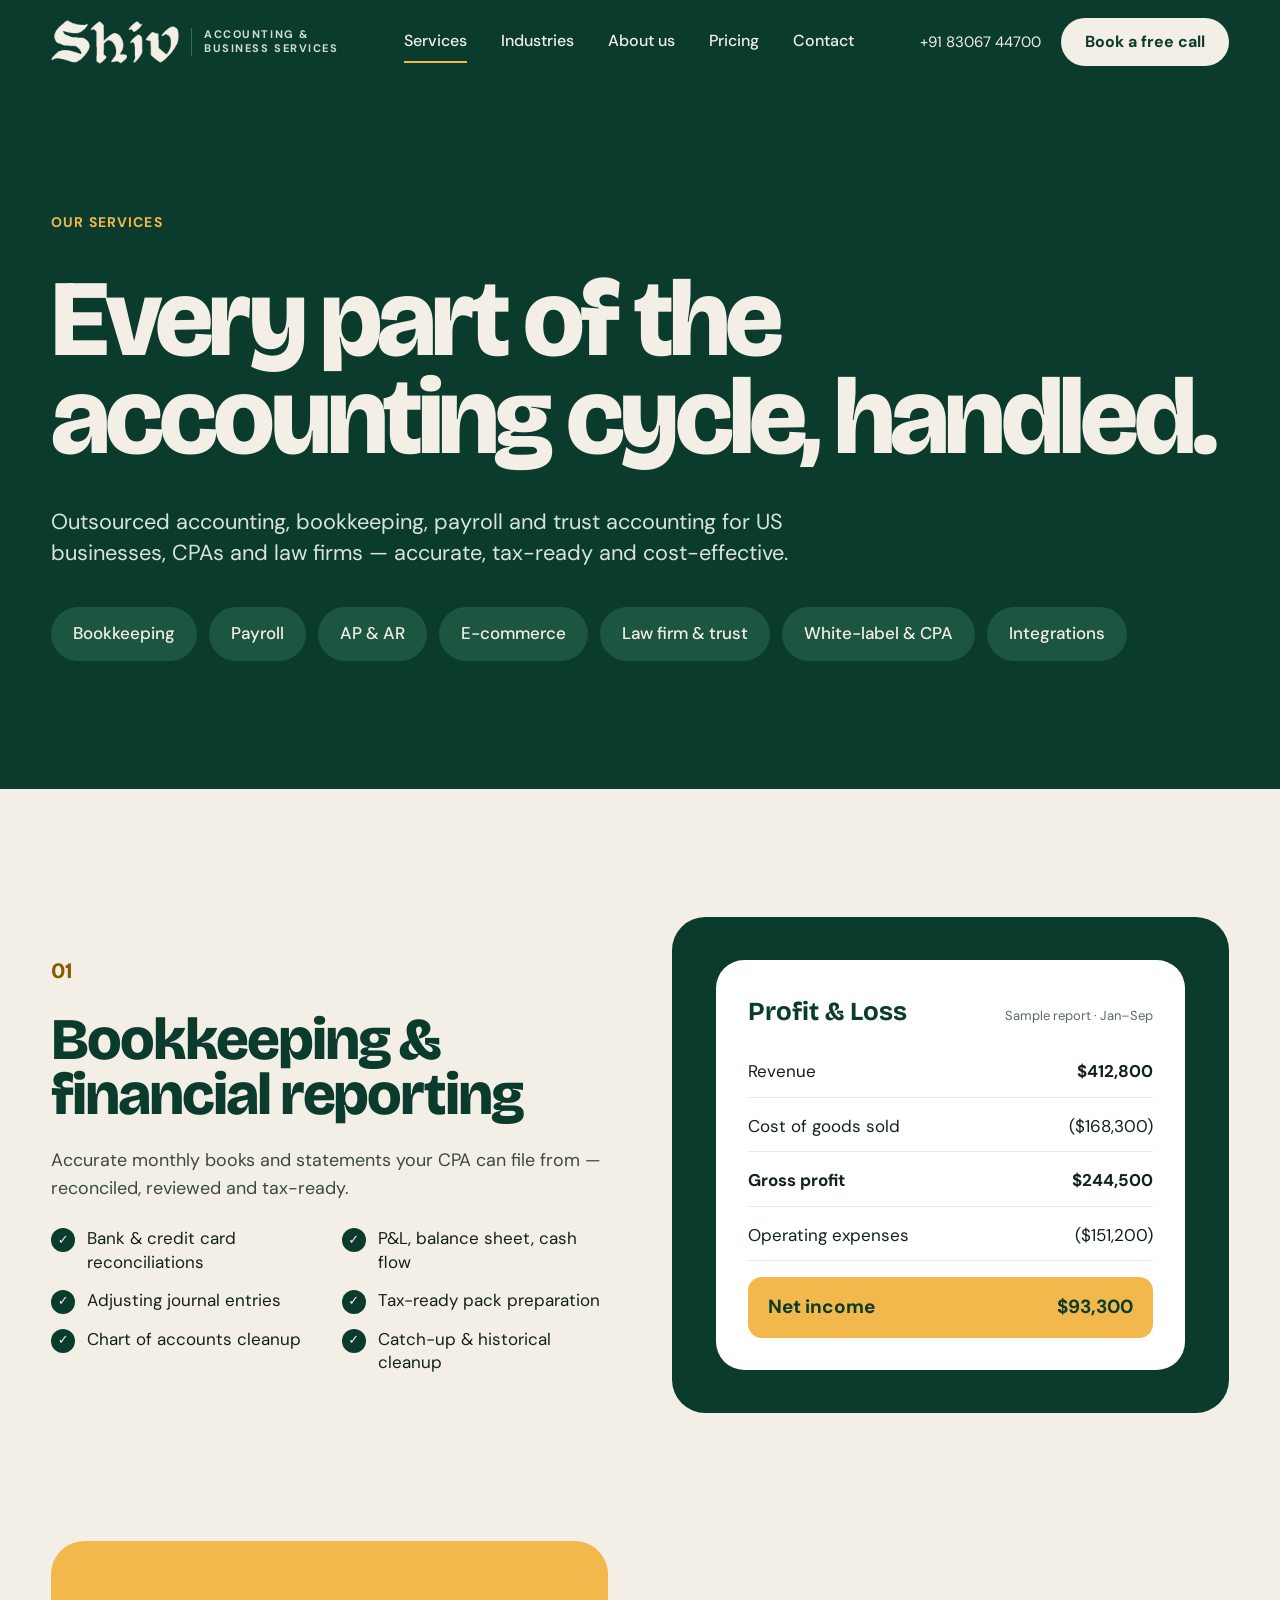
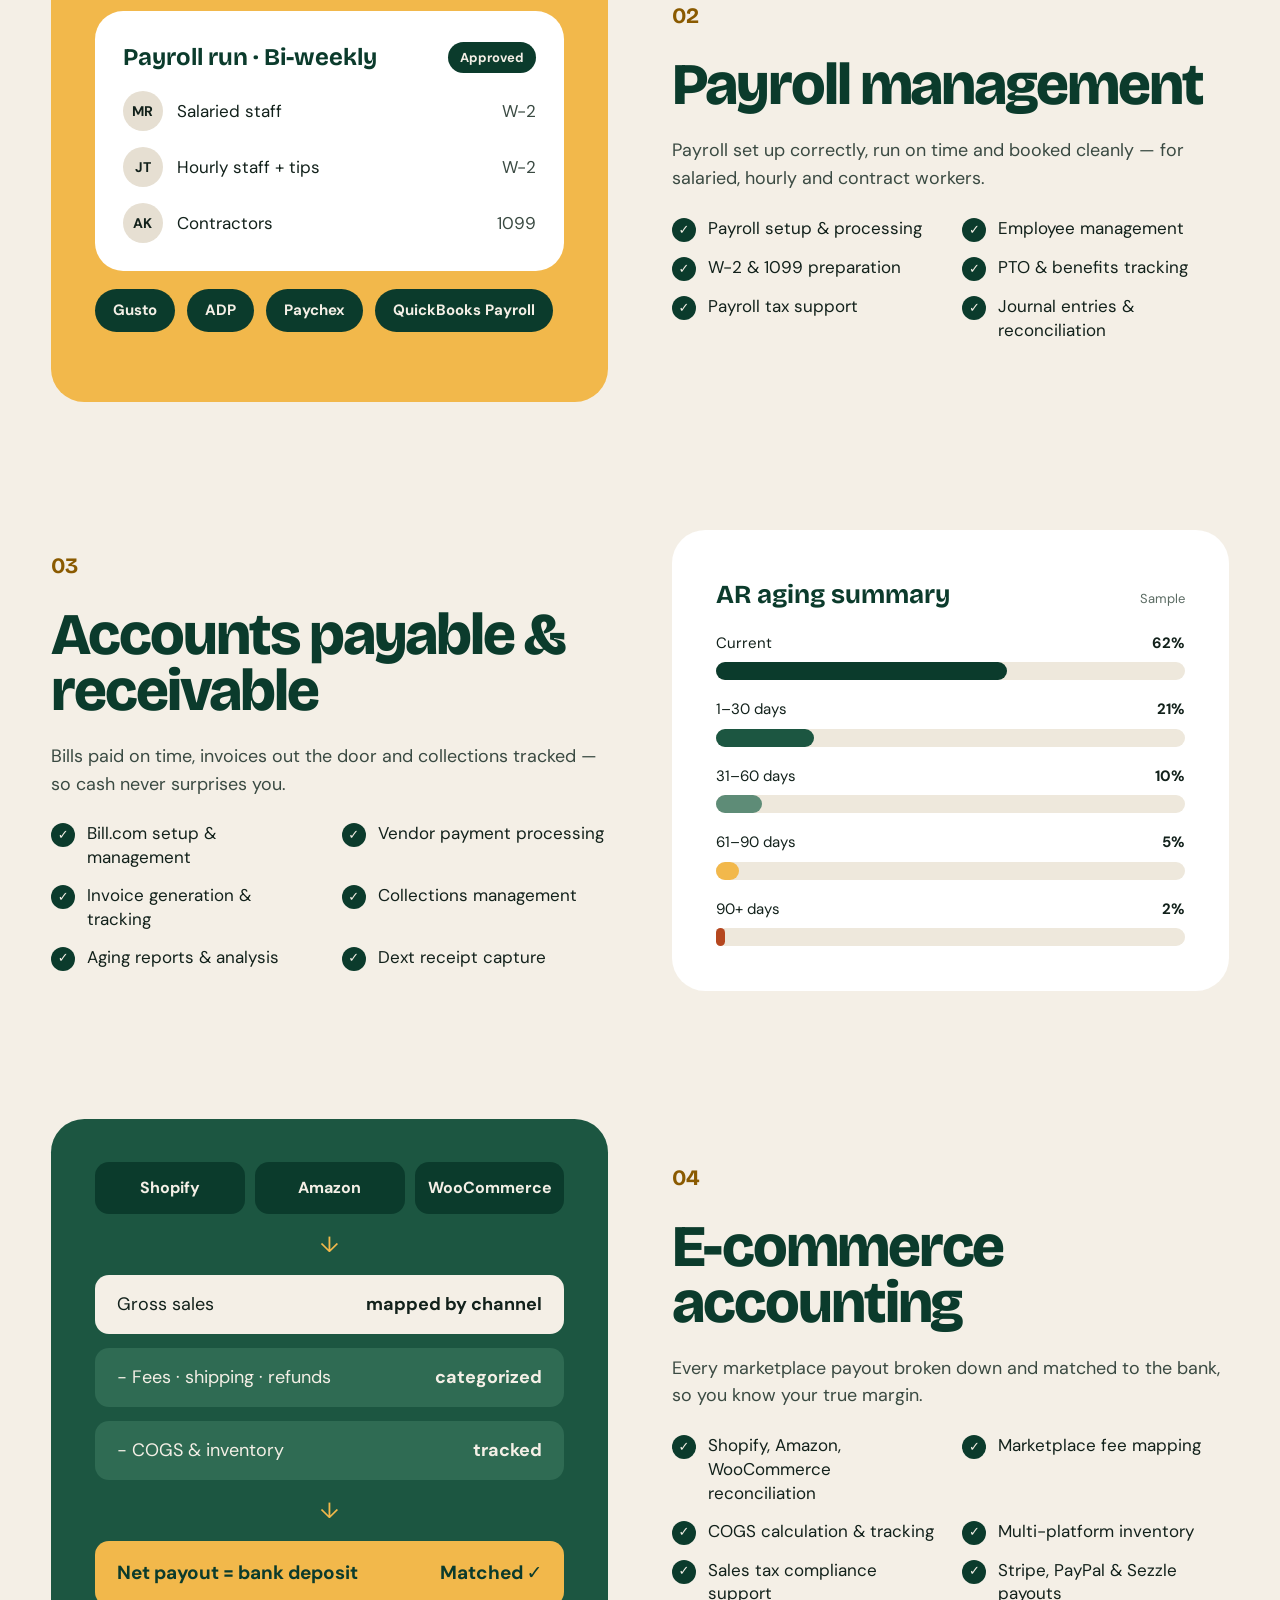
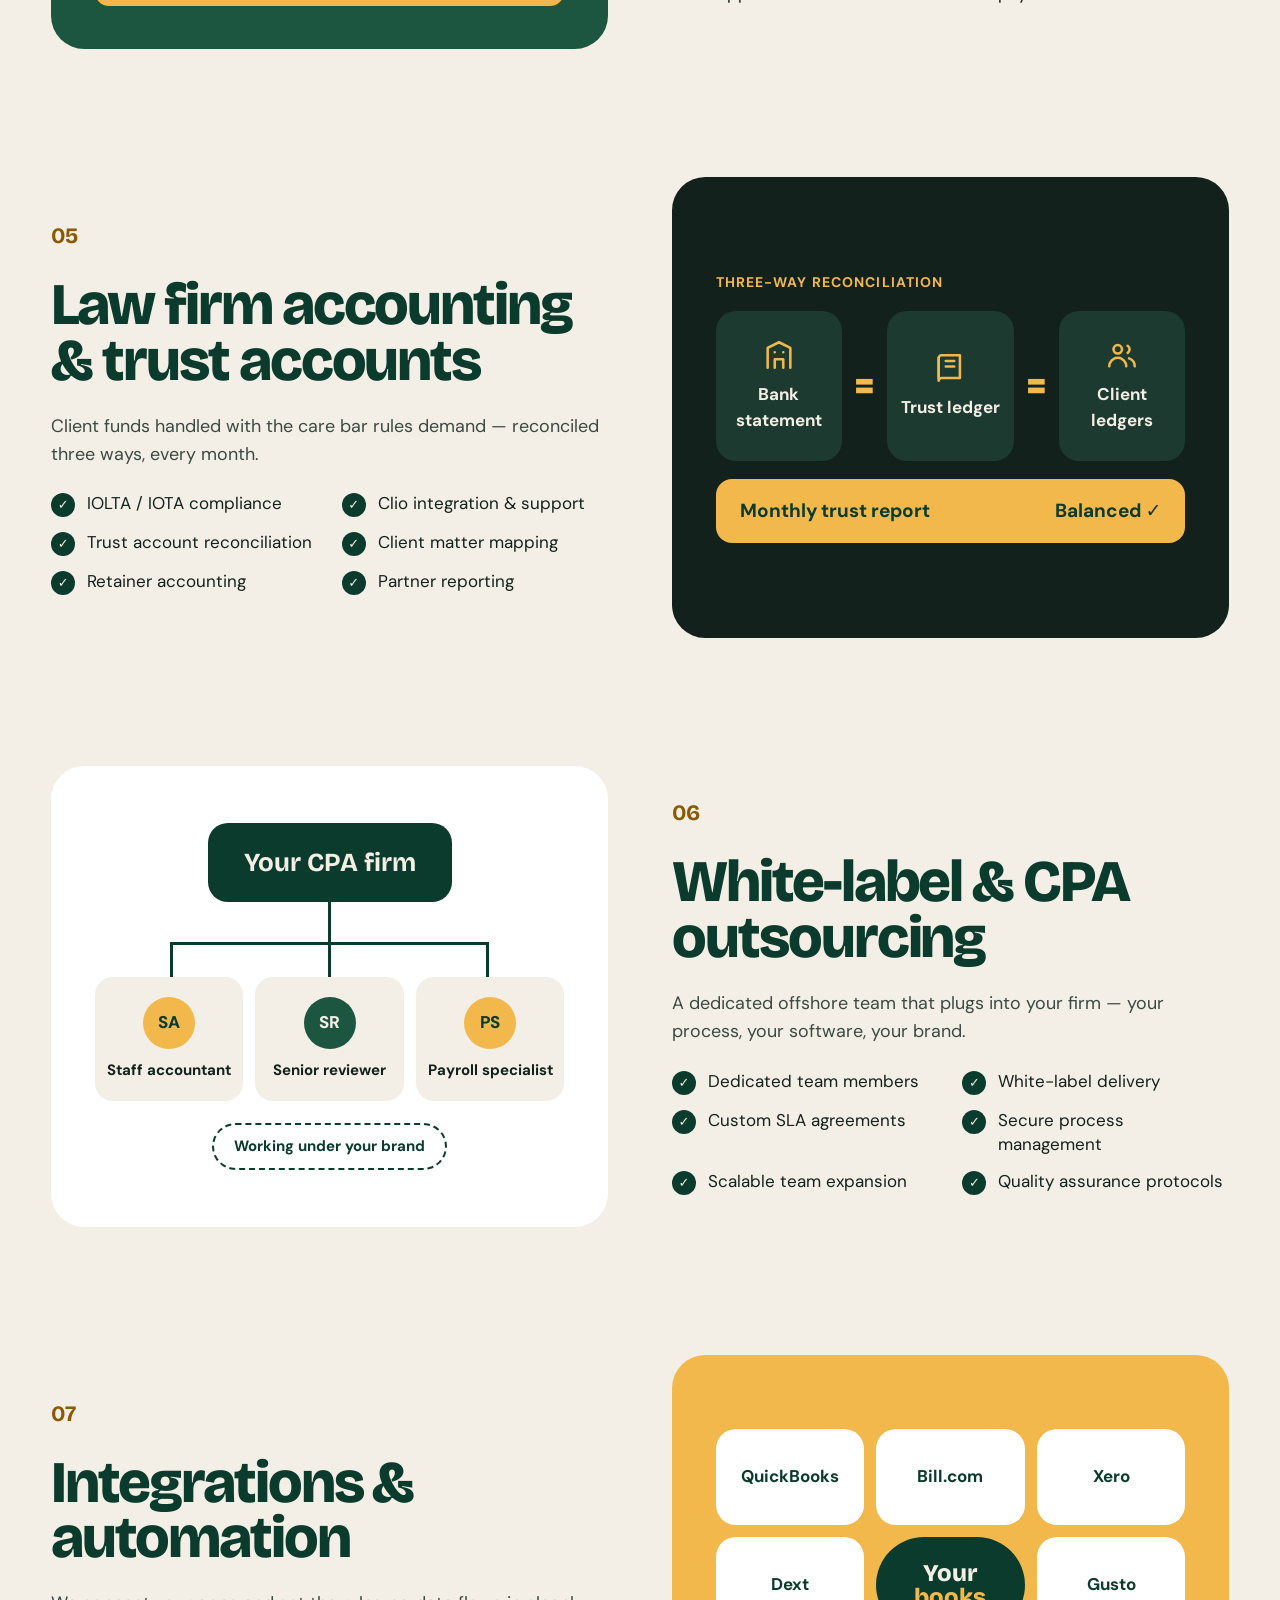
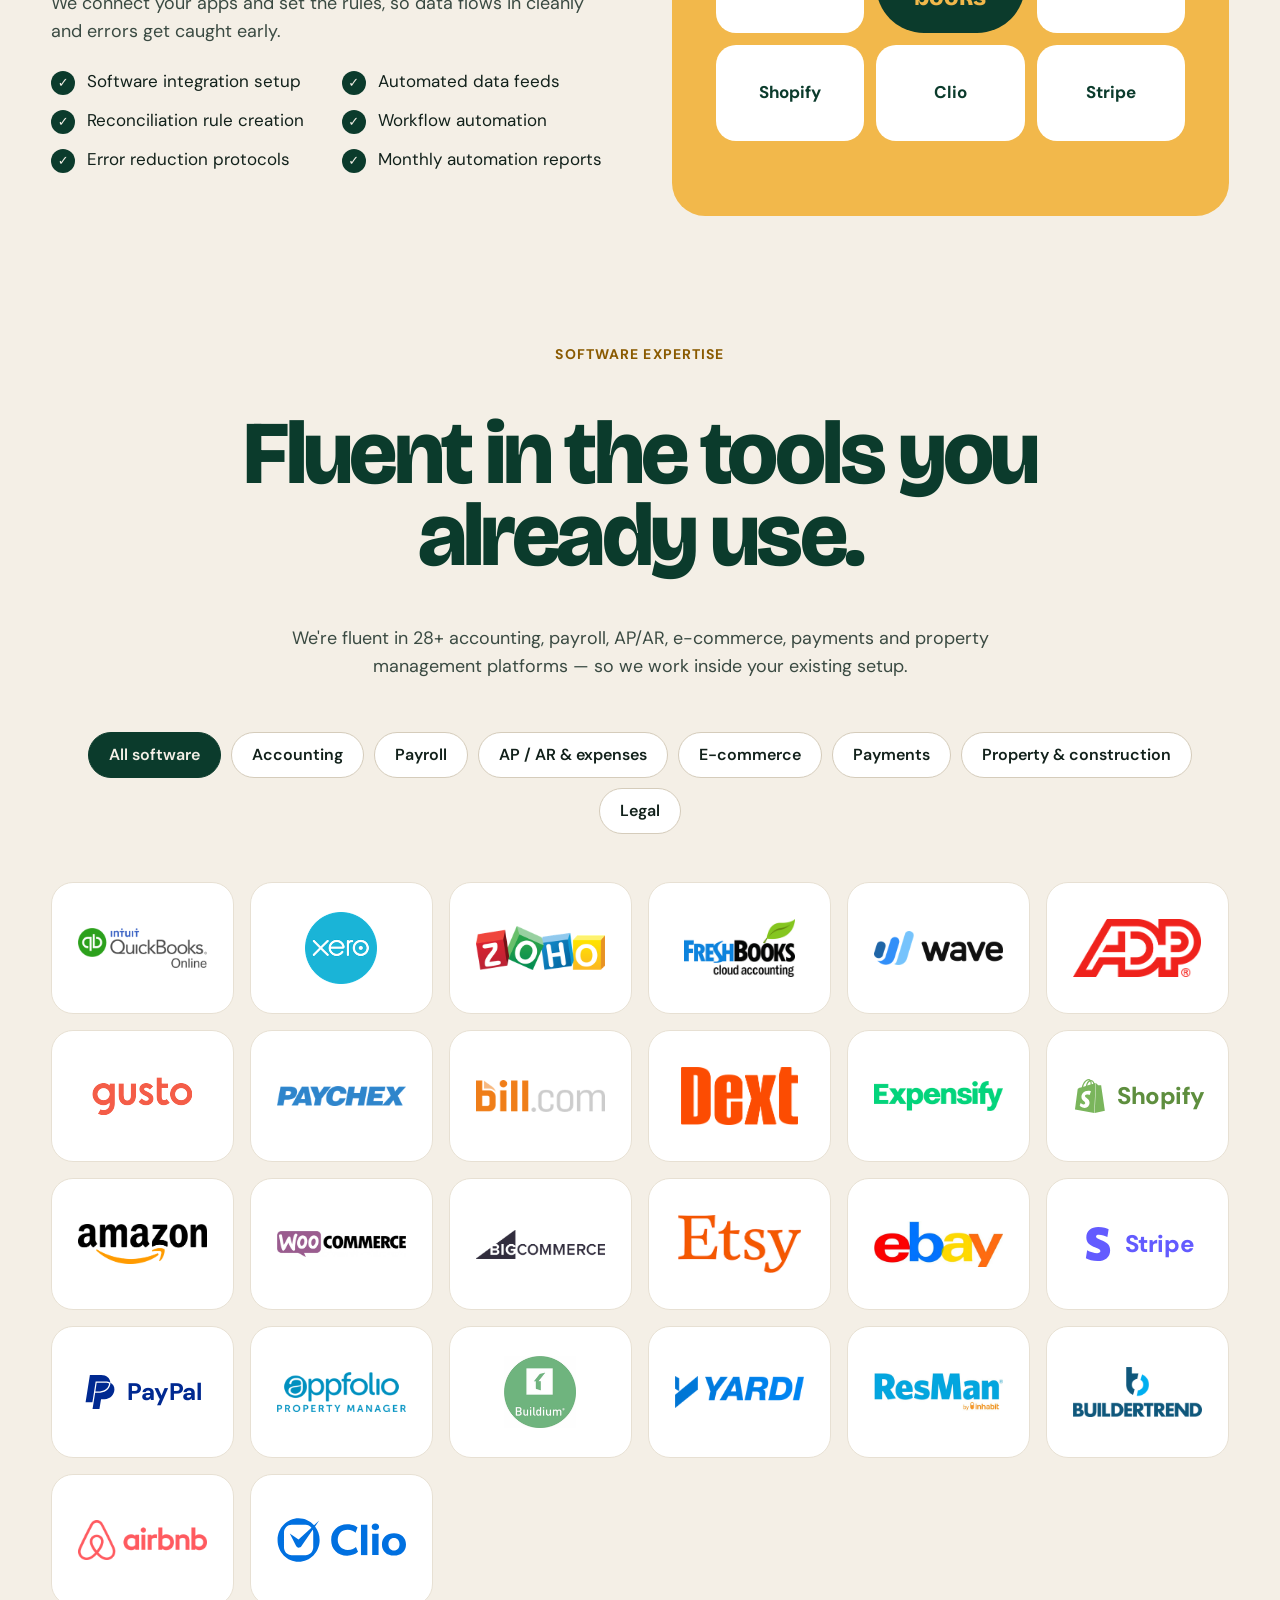
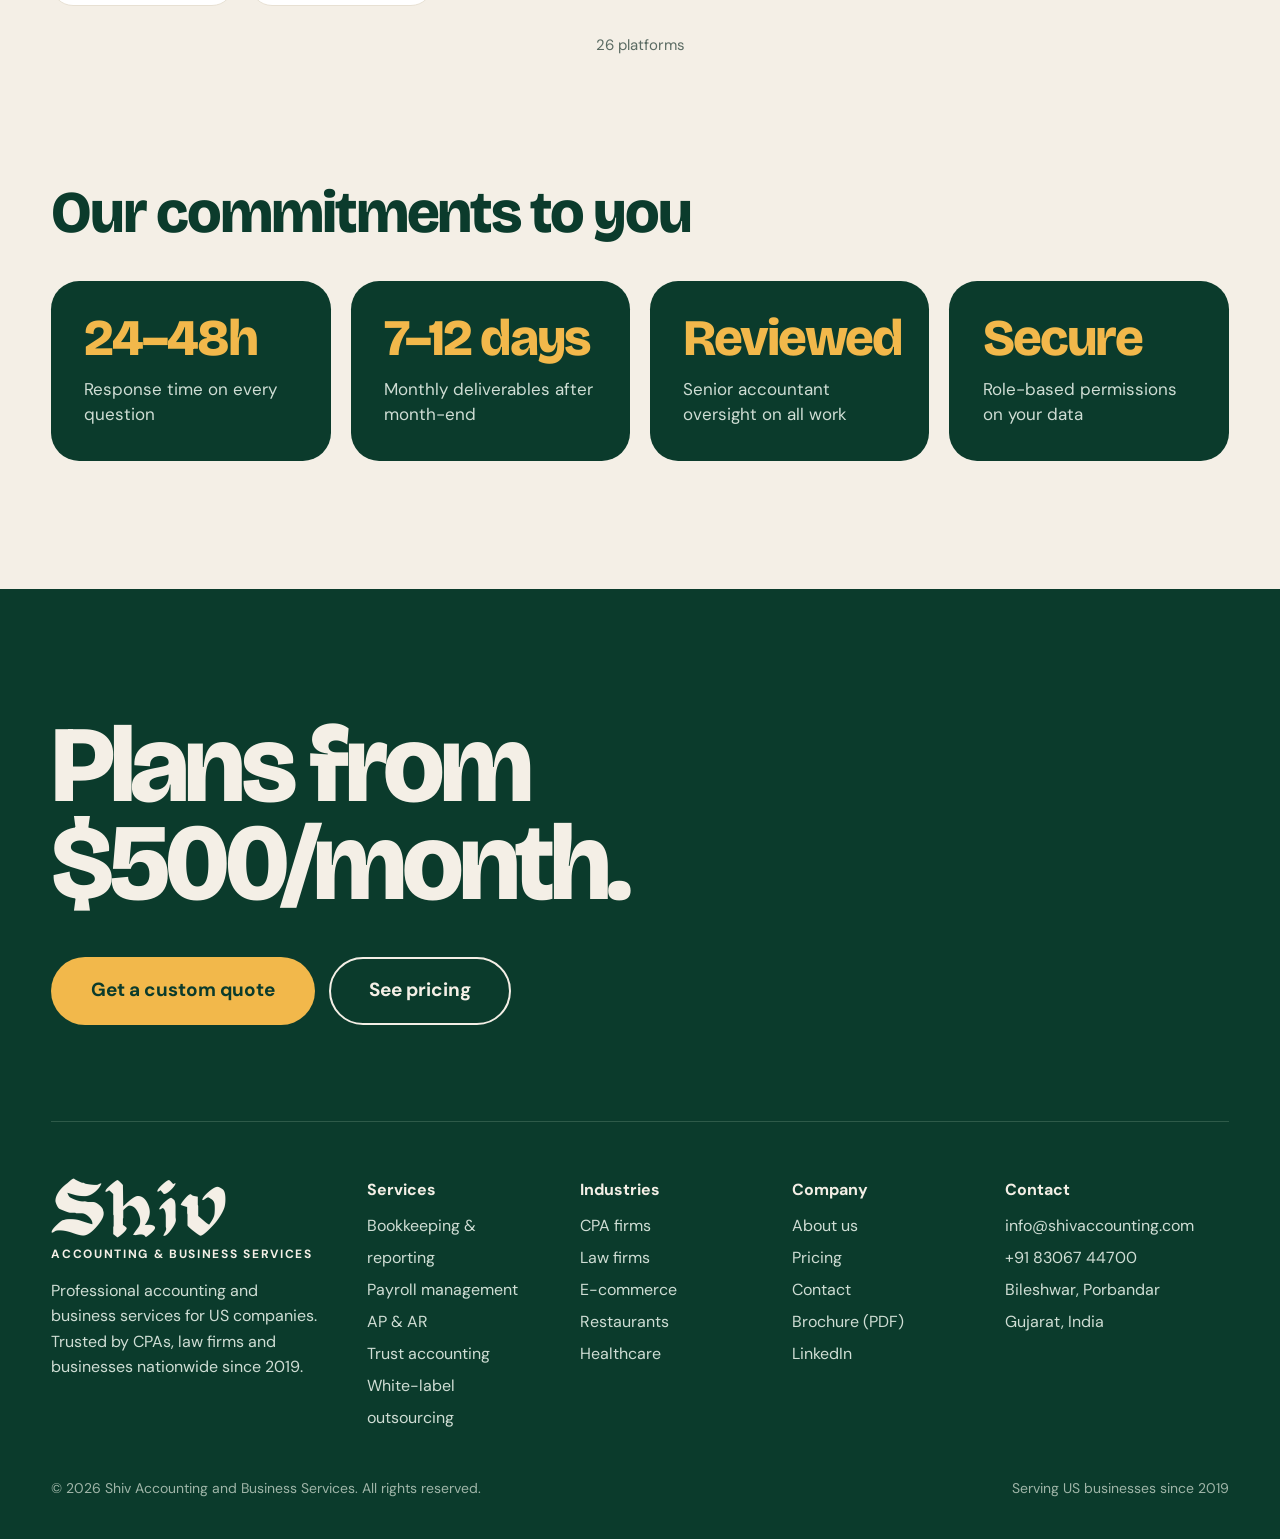
<file: services.html>
<!doctype html>
<html lang="en">
<head>
<meta charset="utf-8">
<meta name="viewport" content="width=device-width, initial-scale=1">
<title>Services | Bookkeeping, Payroll, AP/AR & Trust Accounting — Shiv Accounting</title>
<meta name="description" content="Bookkeeping and financial reporting, payroll, AP/AR, e-commerce accounting, law firm trust accounting, white-label CPA outsourcing and automation for US clients.">
<link rel="canonical" href="https://www.shivaccounting.com/services">
<meta property="og:type" content="website">
<meta property="og:title" content="Services | Bookkeeping, Payroll, AP/AR & Trust Accounting — Shiv Accounting">
<meta property="og:description" content="Bookkeeping and financial reporting, payroll, AP/AR, e-commerce accounting, law firm trust accounting, white-label CPA outsourcing and automation for US clients.">
<meta property="og:url" content="https://www.shivaccounting.com/services">
<meta property="og:image" content="https://www.shivaccounting.com/assets/og-image.jpg">
<meta name="twitter:card" content="summary_large_image">
<meta name="theme-color" content="#0B3B2C">
<link rel="icon" type="image/png" href="favicon.png">
<link rel="apple-touch-icon" href="apple-touch-icon.png">
<link rel="preconnect" href="https://fonts.googleapis.com">
<link rel="preconnect" href="https://fonts.gstatic.com" crossorigin>
<link rel="stylesheet" href="https://fonts.googleapis.com/css2?family=Bricolage+Grotesque:opsz,wght@12..96,500;12..96,700;12..96,800&family=DM+Sans:opsz,wght@9..40,400;9..40,500;9..40,700&display=swap">
<link rel="stylesheet" href="assets/styles.css">
</head>
<body>
<a class="skip" href="#main">Skip to content</a>
<header class="site-header">
<div class="wrap nav">
<a class="brand" href="index.html" aria-label="Shiv Accounting home"><img src="assets/logo-cream.png" alt="Shiv" width="128" height="44"><span>Accounting &amp;<br>Business Services</span></a>
<nav class="nav-links" aria-label="Main"><a href="services.html" aria-current="page">Services</a><a href="industries.html">Industries</a><a href="about.html">About us</a><a href="contact.html#pricing">Pricing</a><a href="contact.html">Contact</a></nav>
<div class="nav-cta"><a class="phone" href="tel:+918306744700">+91 83067 44700</a><a class="btn btn-cream" href="https://calendly.com/kailash-d-shivaccounting/30min" target="_blank" rel="noopener">Book a free call</a>
<button class="menu-btn" type="button" aria-label="Open menu" aria-expanded="false" aria-controls="mobile-menu"><svg width="22" height="22" viewBox="0 0 24 24" fill="none" stroke="currentColor" stroke-width="2" stroke-linecap="round"><path d="M4 7h16M4 12h16M4 17h16"/></svg></button></div>
</div>
<div class="mobile-menu" id="mobile-menu"><a href="services.html">Services</a><a href="industries.html">Industries</a><a href="about.html">About us</a><a href="contact.html#pricing">Pricing</a><a href="contact.html">Contact</a><a class="btn btn-accent" href="https://calendly.com/kailash-d-shivaccounting/30min" target="_blank" rel="noopener">Book a free call</a></div>
</header>
<main id="main">

<section class="dark sec"><div class="wrap hero-copy">
<div class="eyebrow t-accent">Our services</div>
<h1 class="h-xl" style="max-width:1250px">Every part of the accounting cycle, handled.</h1>
<p class="lead" style="max-width:760px;color:#D9E4DC">Outsourced accounting, bookkeeping, payroll and trust accounting for US businesses, CPAs and law firms — accurate, tax-ready and cost-effective.</p>
<nav class="pills" aria-label="Jump to a service"><a href="#bookkeeping" style="padding:14px 22px;border-radius:999px;background:#1C5641;font-size:17px;font-weight:500">Bookkeeping</a><a href="#payroll" style="padding:14px 22px;border-radius:999px;background:#1C5641;font-size:17px;font-weight:500">Payroll</a><a href="#ap-ar" style="padding:14px 22px;border-radius:999px;background:#1C5641;font-size:17px;font-weight:500">AP &amp; AR</a><a href="#ecommerce" style="padding:14px 22px;border-radius:999px;background:#1C5641;font-size:17px;font-weight:500">E-commerce</a><a href="#trust" style="padding:14px 22px;border-radius:999px;background:#1C5641;font-size:17px;font-weight:500">Law firm &amp; trust</a><a href="#white-label" style="padding:14px 22px;border-radius:999px;background:#1C5641;font-size:17px;font-weight:500">White-label &amp; CPA</a><a href="#integrations" style="padding:14px 22px;border-radius:999px;background:#1C5641;font-size:17px;font-weight:500">Integrations</a></nav>
</div></section>
<section class="wrap sec-top" id="bookkeeping"><div class="split"><div style="display:flex;flex-direction:column;gap:24px"><div class="num t-bronze" style="font-size:22px">01</div><h2 class="h-md t-green">Bookkeeping &amp; financial reporting</h2><p class="body-lg t-muted">Accurate monthly books and statements your CPA can file from — reconciled, reviewed and tax-ready.</p><ul class="checks two"><li>Bank &amp; credit card reconciliations</li><li>P&amp;L, balance sheet, cash flow</li><li>Adjusting journal entries</li><li>Tax-ready pack preparation</li><li>Chart of accounts cleanup</li><li>Catch-up &amp; historical cleanup</li></ul></div><div class="first-mobile"><div class="visual dark" aria-label="Sample profit and loss report"><div class="card c-white" style="padding:32px;gap:4px">
<div class="row" style="margin-bottom:12px;align-items:baseline"><div style="font-family:var(--display);font-size:26px;font-weight:700;color:#0B3B2C">Profit &amp; Loss</div><div style="font-size:13px;color:#5B6B63">Sample report · Jan–Sep</div></div>
<div class="row" style="padding:12px 0;border-bottom:1px solid #EEE8DC;font-size:17px"><span>Revenue</span><span style="font-weight:700">$412,800</span></div><div class="row" style="padding:12px 0;border-bottom:1px solid #EEE8DC;font-size:17px"><span>Cost of goods sold</span><span>($168,300)</span></div><div class="row" style="padding:12px 0;border-bottom:1px solid #EEE8DC;font-size:17px;font-weight:700"><span>Gross profit</span><span>$244,500</span></div><div class="row" style="padding:12px 0;border-bottom:1px solid #EEE8DC;font-size:17px"><span>Operating expenses</span><span>($151,200)</span></div>
<div class="row" style="padding:16px 20px;margin-top:12px;border-radius:14px;background:#F2B84B;font-size:19px;font-weight:700;color:#0B3B2C"><span>Net income</span><span>$93,300</span></div></div></div></div></div></section>
<section class="wrap sec-top" id="payroll"><div class="split"><div class=""><div class="visual accent-bg" aria-hidden="true"><div class="card c-white" style="padding:28px;gap:16px">
<div class="row"><div style="font-family:var(--display);font-size:24px;font-weight:700;color:#0B3B2C">Payroll run · Bi-weekly</div><span style="padding:6px 12px;border-radius:99px;background:#0B3B2C;color:#F4EFE6;font-size:13px;font-weight:700">Approved</span></div>
<div class="row" style="justify-content:flex-start;gap:14px;font-size:17px"><span style="width:40px;height:40px;border-radius:99px;background:#E6DFD2;display:flex;align-items:center;justify-content:center;font-weight:700;font-size:14px;flex-shrink:0">MR</span><span style="flex-grow:1">Salaried staff</span><span class="t-muted">W-2</span></div><div class="row" style="justify-content:flex-start;gap:14px;font-size:17px"><span style="width:40px;height:40px;border-radius:99px;background:#E6DFD2;display:flex;align-items:center;justify-content:center;font-weight:700;font-size:14px;flex-shrink:0">JT</span><span style="flex-grow:1">Hourly staff + tips</span><span class="t-muted">W-2</span></div><div class="row" style="justify-content:flex-start;gap:14px;font-size:17px"><span style="width:40px;height:40px;border-radius:99px;background:#E6DFD2;display:flex;align-items:center;justify-content:center;font-weight:700;font-size:14px;flex-shrink:0">AK</span><span style="flex-grow:1">Contractors</span><span class="t-muted">1099</span></div></div>
<div class="pills"><span style="padding:10px 18px;border-radius:99px;background:#0B3B2C;color:#F4EFE6;font-size:15px;font-weight:700">Gusto</span><span style="padding:10px 18px;border-radius:99px;background:#0B3B2C;color:#F4EFE6;font-size:15px;font-weight:700">ADP</span><span style="padding:10px 18px;border-radius:99px;background:#0B3B2C;color:#F4EFE6;font-size:15px;font-weight:700">Paychex</span><span style="padding:10px 18px;border-radius:99px;background:#0B3B2C;color:#F4EFE6;font-size:15px;font-weight:700">QuickBooks Payroll</span></div></div></div><div style="display:flex;flex-direction:column;gap:24px"><div class="num t-bronze" style="font-size:22px">02</div><h2 class="h-md t-green">Payroll management</h2><p class="body-lg t-muted">Payroll set up correctly, run on time and booked cleanly — for salaried, hourly and contract workers.</p><ul class="checks two"><li>Payroll setup &amp; processing</li><li>Employee management</li><li>W-2 &amp; 1099 preparation</li><li>PTO &amp; benefits tracking</li><li>Payroll tax support</li><li>Journal entries &amp; reconciliation</li></ul></div></div></section>
<section class="wrap sec-top" id="ap-ar"><div class="split"><div style="display:flex;flex-direction:column;gap:24px"><div class="num t-bronze" style="font-size:22px">03</div><h2 class="h-md t-green">Accounts payable &amp; receivable</h2><p class="body-lg t-muted">Bills paid on time, invoices out the door and collections tracked — so cash never surprises you.</p><ul class="checks two"><li>Bill.com setup &amp; management</li><li>Vendor payment processing</li><li>Invoice generation &amp; tracking</li><li>Collections management</li><li>Aging reports &amp; analysis</li><li>Dext receipt capture</li></ul></div><div class="first-mobile"><div class="visual c-white" aria-label="Sample accounts receivable aging chart"><div class="row" style="align-items:baseline"><div style="font-family:var(--display);font-size:26px;font-weight:700;color:#0B3B2C">AR aging summary</div><div style="font-size:13px;color:#5B6B63">Sample</div></div><div style="display:flex;flex-direction:column;gap:8px"><div class="row" style="font-size:15px"><span>Current</span><strong>62%</strong></div><div class="bar"><i style="width:62%;background:#0B3B2C"></i></div></div><div style="display:flex;flex-direction:column;gap:8px"><div class="row" style="font-size:15px"><span>1–30 days</span><strong>21%</strong></div><div class="bar"><i style="width:21%;background:#1C5641"></i></div></div><div style="display:flex;flex-direction:column;gap:8px"><div class="row" style="font-size:15px"><span>31–60 days</span><strong>10%</strong></div><div class="bar"><i style="width:10%;background:#5E8C77"></i></div></div><div style="display:flex;flex-direction:column;gap:8px"><div class="row" style="font-size:15px"><span>61–90 days</span><strong>5%</strong></div><div class="bar"><i style="width:5%;background:#F2B84B"></i></div></div><div style="display:flex;flex-direction:column;gap:8px"><div class="row" style="font-size:15px"><span>90+ days</span><strong>2%</strong></div><div class="bar"><i style="width:2%;background:#B5471F"></i></div></div></div></div></div></section>
<section class="wrap sec-top" id="ecommerce"><div class="split"><div class=""><div class="visual c-green" aria-hidden="true" style="gap:14px">
<div style="display:flex;gap:10px"><span style="flex:1;padding:14px 6px;border-radius:14px;background:#0B3B2C;text-align:center;font-weight:700;font-size:16px">Shopify</span><span style="flex:1;padding:14px 6px;border-radius:14px;background:#0B3B2C;text-align:center;font-weight:700;font-size:16px">Amazon</span><span style="flex:1;padding:14px 6px;border-radius:14px;background:#0B3B2C;text-align:center;font-weight:700;font-size:16px">WooCommerce</span></div>
<div style="text-align:center;font-size:22px;color:#F2B84B">↓</div>
<div class="row" style="padding:16px 22px;border-radius:14px;background:#F4EFE6;color:#12211B;font-size:18px"><span>Gross sales</span><strong>mapped by channel</strong></div>
<div class="row" style="padding:16px 22px;border-radius:14px;background:#2F6B53;font-size:18px"><span>− Fees · shipping · refunds</span><strong>categorized</strong></div>
<div class="row" style="padding:16px 22px;border-radius:14px;background:#2F6B53;font-size:18px"><span>− COGS &amp; inventory</span><strong>tracked</strong></div>
<div style="text-align:center;font-size:22px;color:#F2B84B">↓</div>
<div class="row" style="padding:18px 22px;border-radius:14px;background:#F2B84B;color:#0B3B2C;font-size:19px;font-weight:700"><span>Net payout = bank deposit</span><span>Matched ✓</span></div></div></div><div style="display:flex;flex-direction:column;gap:24px"><div class="num t-bronze" style="font-size:22px">04</div><h2 class="h-md t-green">E-commerce accounting</h2><p class="body-lg t-muted">Every marketplace payout broken down and matched to the bank, so you know your true margin.</p><ul class="checks two"><li>Shopify, Amazon, WooCommerce reconciliation</li><li>Marketplace fee mapping</li><li>COGS calculation &amp; tracking</li><li>Multi-platform inventory</li><li>Sales tax compliance support</li><li>Stripe, PayPal &amp; Sezzle payouts</li></ul></div></div></section>
<section class="wrap sec-top" id="trust"><div class="split"><div style="display:flex;flex-direction:column;gap:24px"><div class="num t-bronze" style="font-size:22px">05</div><h2 class="h-md t-green">Law firm accounting &amp; trust accounts</h2><p class="body-lg t-muted">Client funds handled with the care bar rules demand — reconciled three ways, every month.</p><ul class="checks two"><li>IOLTA / IOTA compliance</li><li>Clio integration &amp; support</li><li>Trust account reconciliation</li><li>Client matter mapping</li><li>Retainer accounting</li><li>Partner reporting</li></ul></div><div class="first-mobile"><div class="visual darker" aria-label="Three-way trust reconciliation"><div class="eyebrow t-accent">Three-way reconciliation</div>
<div class="tri" style="display:flex;align-items:center;gap:12px"><div style="flex:1;min-height:150px;border-radius:20px;background:#1C3A2F;display:flex;flex-direction:column;align-items:center;justify-content:center;gap:10px;padding:12px;text-align:center"><span style="width:34px;height:34px"><svg viewBox="0 0 24 24" fill="none" stroke="#F2B84B" stroke-width="1.8" stroke-linecap="round" stroke-linejoin="round" aria-hidden="true"><path d="M4 21V7l8-4 8 4v14"/><path d="M9 21v-6h6v6M9 10h.01M15 10h.01"/></svg></span><strong style="font-size:17px">Bank statement</strong></div><div style="font-family:var(--display);font-size:40px;font-weight:800;color:#F2B84B">=</div><div style="flex:1;min-height:150px;border-radius:20px;background:#1C3A2F;display:flex;flex-direction:column;align-items:center;justify-content:center;gap:10px;padding:12px;text-align:center"><span style="width:34px;height:34px"><svg viewBox="0 0 24 24" fill="none" stroke="#F2B84B" stroke-width="1.8" stroke-linecap="round" stroke-linejoin="round" aria-hidden="true"><path d="M4 5a2 2 0 0 1 2-2h13v16H6a2 2 0 0 0-2 2z"/><path d="M4 19V5"/><path d="M9 7h6M9 11h6"/></svg></span><strong style="font-size:17px">Trust ledger</strong></div><div style="font-family:var(--display);font-size:40px;font-weight:800;color:#F2B84B">=</div><div style="flex:1;min-height:150px;border-radius:20px;background:#1C3A2F;display:flex;flex-direction:column;align-items:center;justify-content:center;gap:10px;padding:12px;text-align:center"><span style="width:34px;height:34px"><svg viewBox="0 0 24 24" fill="none" stroke="#F2B84B" stroke-width="1.8" stroke-linecap="round" stroke-linejoin="round" aria-hidden="true"><circle cx="9" cy="8" r="3"/><path d="M3 20c0-3.3 2.7-6 6-6s6 2.7 6 6"/><path d="M16 5.5a3 3 0 0 1 0 5M21 20c0-2.6-1.6-4.8-4-5.6"/></svg></span><strong style="font-size:17px">Client ledgers</strong></div></div>
<div class="row" style="padding:18px 24px;border-radius:16px;background:#F2B84B;color:#0B3B2C;font-size:19px;font-weight:700"><span>Monthly trust report</span><span>Balanced ✓</span></div></div></div></div></section>
<section class="wrap sec-top" id="white-label"><div class="split"><div class=""><div class="visual c-white" aria-hidden="true" style="align-items:center;gap:0">
<div style="padding:20px 36px;border-radius:20px;background:#0B3B2C;color:#F4EFE6;font-family:var(--display);font-size:26px;font-weight:700">Your CPA firm</div>
<div style="width:3px;height:40px;background:#0B3B2C"></div><div style="width:68%;height:3px;background:#0B3B2C"></div>
<div style="width:68%;display:flex;justify-content:space-between"><i style="width:3px;height:32px;background:#0B3B2C"></i><i style="width:3px;height:32px;background:#0B3B2C"></i><i style="width:3px;height:32px;background:#0B3B2C"></i></div>
<div class="g" style="width:100%;grid-template-columns:repeat(3,minmax(0,1fr));gap:12px"><div style="border-radius:18px;background:#F4EFE6;padding:20px 10px;display:flex;flex-direction:column;align-items:center;gap:10px;text-align:center"><span style="width:52px;height:52px;border-radius:99px;background:#F2B84B;color:#0B3B2C;display:flex;align-items:center;justify-content:center;font-weight:800">SA</span><strong style="font-size:15px">Staff accountant</strong></div><div style="border-radius:18px;background:#F4EFE6;padding:20px 10px;display:flex;flex-direction:column;align-items:center;gap:10px;text-align:center"><span style="width:52px;height:52px;border-radius:99px;background:#1C5641;color:#F4EFE6;display:flex;align-items:center;justify-content:center;font-weight:800">SR</span><strong style="font-size:15px">Senior reviewer</strong></div><div style="border-radius:18px;background:#F4EFE6;padding:20px 10px;display:flex;flex-direction:column;align-items:center;gap:10px;text-align:center"><span style="width:52px;height:52px;border-radius:99px;background:#F2B84B;color:#0B3B2C;display:flex;align-items:center;justify-content:center;font-weight:800">PS</span><strong style="font-size:15px">Payroll specialist</strong></div></div>
<div style="margin-top:22px;padding:10px 20px;border-radius:999px;border:2px dashed #0B3B2C;font-size:15px;font-weight:700;color:#0B3B2C">Working under your brand</div></div></div><div style="display:flex;flex-direction:column;gap:24px"><div class="num t-bronze" style="font-size:22px">06</div><h2 class="h-md t-green">White-label &amp; CPA outsourcing</h2><p class="body-lg t-muted">A dedicated offshore team that plugs into your firm — your process, your software, your brand.</p><ul class="checks two"><li>Dedicated team members</li><li>White-label delivery</li><li>Custom SLA agreements</li><li>Secure process management</li><li>Scalable team expansion</li><li>Quality assurance protocols</li></ul></div></div></section>
<section class="wrap sec-top" id="integrations"><div class="split"><div style="display:flex;flex-direction:column;gap:24px"><div class="num t-bronze" style="font-size:22px">07</div><h2 class="h-md t-green">Integrations &amp; automation</h2><p class="body-lg t-muted">We connect your apps and set the rules, so data flows in cleanly and errors get caught early.</p><ul class="checks two"><li>Software integration setup</li><li>Automated data feeds</li><li>Reconciliation rule creation</li><li>Workflow automation</li><li>Error reduction protocols</li><li>Monthly automation reports</li></ul></div><div class="first-mobile"><div class="visual accent-bg" aria-hidden="true"><div class="g" style="grid-template-columns:repeat(3,minmax(0,1fr));gap:12px"><div style="border-radius:20px;background:#FFFFFF;display:flex;align-items:center;justify-content:center;font-weight:700;font-size:17px;color:#0B3B2C;min-height:96px">QuickBooks</div><div style="border-radius:20px;background:#FFFFFF;display:flex;align-items:center;justify-content:center;font-weight:700;font-size:17px;color:#0B3B2C;min-height:96px">Bill.com</div><div style="border-radius:20px;background:#FFFFFF;display:flex;align-items:center;justify-content:center;font-weight:700;font-size:17px;color:#0B3B2C;min-height:96px">Xero</div><div style="border-radius:20px;background:#FFFFFF;display:flex;align-items:center;justify-content:center;font-weight:700;font-size:17px;color:#0B3B2C;min-height:96px">Dext</div><div style="border-radius:999px;background:#0B3B2C;color:#F4EFE6;display:flex;flex-direction:column;align-items:center;justify-content:center;font-family:var(--display);font-size:24px;font-weight:800;min-height:96px;line-height:1">Your<span style="color:#F2B84B">books</span></div><div style="border-radius:20px;background:#FFFFFF;display:flex;align-items:center;justify-content:center;font-weight:700;font-size:17px;color:#0B3B2C;min-height:96px">Gusto</div><div style="border-radius:20px;background:#FFFFFF;display:flex;align-items:center;justify-content:center;font-weight:700;font-size:17px;color:#0B3B2C;min-height:96px">Shopify</div><div style="border-radius:20px;background:#FFFFFF;display:flex;align-items:center;justify-content:center;font-weight:700;font-size:17px;color:#0B3B2C;min-height:96px">Clio</div><div style="border-radius:20px;background:#FFFFFF;display:flex;align-items:center;justify-content:center;font-weight:700;font-size:17px;color:#0B3B2C;min-height:96px">Stripe</div></div></div></div></div></section>
<section class="wrap sec" id="software" data-sw>
<div class="head-row" style="flex-direction:column;align-items:center;text-align:center"><div class="eyebrow t-bronze">Software expertise</div><h2 class="h-lg t-green" style="max-width:1000px">Fluent in the tools you already use.</h2><p class="body-lg t-muted" style="max-width:720px">We're fluent in 28+ accounting, payroll, AP/AR, e-commerce, payments and property management platforms — so we work inside your existing setup.</p></div>
<div class="sw-tabs" role="group" aria-label="Filter software by category"><button type="button" class="sw-tab" data-cat="all" aria-pressed="true">All software</button><button type="button" class="sw-tab" data-cat="accounting" aria-pressed="false">Accounting</button><button type="button" class="sw-tab" data-cat="payroll" aria-pressed="false">Payroll</button><button type="button" class="sw-tab" data-cat="apar" aria-pressed="false">AP / AR &amp; expenses</button><button type="button" class="sw-tab" data-cat="ecommerce" aria-pressed="false">E-commerce</button><button type="button" class="sw-tab" data-cat="payments" aria-pressed="false">Payments</button><button type="button" class="sw-tab" data-cat="property" aria-pressed="false">Property &amp; construction</button><button type="button" class="sw-tab" data-cat="legal" aria-pressed="false">Legal</button></div>
<div class="sw-grid"><div class="logo-card" data-cat="accounting" title="QuickBooks"><img src="assets/logos/quickbooks.png" alt="QuickBooks" loading="lazy"><span class="cat">Accounting</span></div><div class="logo-card" data-cat="accounting" title="Xero"><img src="assets/logos/xero.png" alt="Xero" loading="lazy" class="sq"><span class="cat">Accounting</span></div><div class="logo-card" data-cat="accounting" title="Zoho Books"><img src="assets/logos/zoho.png" alt="Zoho Books" loading="lazy"><span class="cat">Accounting</span></div><div class="logo-card" data-cat="accounting" title="FreshBooks"><img src="assets/logos/freshbooks.png" alt="FreshBooks" loading="lazy"><span class="cat">Accounting</span></div><div class="logo-card" data-cat="accounting" title="Wave"><img src="assets/logos/wave.png" alt="Wave" loading="lazy"><span class="cat">Accounting</span></div><div class="logo-card" data-cat="payroll" title="ADP"><img src="assets/logos/adp.png" alt="ADP" loading="lazy"><span class="cat">Payroll</span></div><div class="logo-card" data-cat="payroll" title="Gusto"><img src="assets/logos/gusto.png" alt="Gusto" loading="lazy"><span class="cat">Payroll</span></div><div class="logo-card" data-cat="payroll" title="Paychex"><img src="assets/logos/paychex.png" alt="Paychex" loading="lazy"><span class="cat">Payroll</span></div><div class="logo-card" data-cat="apar" title="Bill.com"><img src="assets/logos/bill-com.png" alt="Bill.com" loading="lazy"><span class="cat">AP / AR &amp; expenses</span></div><div class="logo-card" data-cat="apar" title="Dext"><img src="assets/logos/dext.png" alt="Dext" loading="lazy"><span class="cat">AP / AR &amp; expenses</span></div><div class="logo-card" data-cat="apar" title="Expensify"><img src="assets/logos/expensify.png" alt="Expensify" loading="lazy"><span class="cat">AP / AR &amp; expenses</span></div><div class="logo-card" data-cat="ecommerce" title="Shopify"><span class="mk" style="color:#5E8E3E"><img src="assets/logos/shopify-mark.svg" alt="" loading="lazy">Shopify</span><span class="cat">E-commerce</span></div><div class="logo-card" data-cat="ecommerce" title="Amazon"><img src="assets/logos/amazon.png" alt="Amazon" loading="lazy"><span class="cat">E-commerce</span></div><div class="logo-card" data-cat="ecommerce" title="WooCommerce"><img src="assets/logos/woocommerce.png" alt="WooCommerce" loading="lazy"><span class="cat">E-commerce</span></div><div class="logo-card" data-cat="ecommerce" title="BigCommerce"><img src="assets/logos/bigcommerce.png" alt="BigCommerce" loading="lazy"><span class="cat">E-commerce</span></div><div class="logo-card" data-cat="ecommerce" title="Etsy"><img src="assets/logos/etsy.png" alt="Etsy" loading="lazy"><span class="cat">E-commerce</span></div><div class="logo-card" data-cat="ecommerce" title="eBay"><img src="assets/logos/ebay.png" alt="eBay" loading="lazy"><span class="cat">E-commerce</span></div><div class="logo-card" data-cat="payments" title="Stripe"><span class="mk" style="color:#635BFF"><img src="assets/logos/stripe-mark.svg" alt="" loading="lazy">Stripe</span><span class="cat">Payments</span></div><div class="logo-card" data-cat="payments" title="PayPal"><span class="mk" style="color:#002991"><img src="assets/logos/paypal-mark.svg" alt="" loading="lazy">PayPal</span><span class="cat">Payments</span></div><div class="logo-card" data-cat="property" title="AppFolio"><img src="assets/logos/appfolio.png" alt="AppFolio" loading="lazy"><span class="cat">Property &amp; construction</span></div><div class="logo-card" data-cat="property" title="Buildium"><img src="assets/logos/buildium.png" alt="Buildium" loading="lazy" class="sq"><span class="cat">Property &amp; construction</span></div><div class="logo-card" data-cat="property" title="Yardi"><img src="assets/logos/yardi.png" alt="Yardi" loading="lazy"><span class="cat">Property &amp; construction</span></div><div class="logo-card" data-cat="property" title="ResMan"><img src="assets/logos/resman.png" alt="ResMan" loading="lazy"><span class="cat">Property &amp; construction</span></div><div class="logo-card" data-cat="property" title="Buildertrend"><img src="assets/logos/buildertrend.png" alt="Buildertrend" loading="lazy"><span class="cat">Property &amp; construction</span></div><div class="logo-card" data-cat="property" title="Airbnb"><img src="assets/logos/airbnb.png" alt="Airbnb" loading="lazy"><span class="cat">Property &amp; construction</span></div><div class="logo-card" data-cat="legal" title="Clio"><img src="assets/logos/clio.svg" alt="Clio" loading="lazy"><span class="cat">Legal</span></div></div>
<p class="sw-count" aria-live="polite"></p>
</section>
<section class="wrap" style="padding-bottom:var(--sec)">
<h2 class="h-md t-green" style="margin-bottom:40px">Our commitments to you</h2>
<div class="g g-4">
<div class="card c-dark"><div class="stat t-accent" style="font-size:clamp(40px,4vw,52px)">24–48h</div><p>Response time on every question</p></div>
<div class="card c-dark"><div class="stat t-accent" style="font-size:clamp(40px,4vw,52px)">7–12 days</div><p>Monthly deliverables after month-end</p></div>
<div class="card c-dark"><div class="stat t-accent" style="font-size:clamp(40px,4vw,52px)">Reviewed</div><p>Senior accountant oversight on all work</p></div>
<div class="card c-dark"><div class="stat t-accent" style="font-size:clamp(40px,4vw,52px)">Secure</div><p>Role-based permissions on your data</p></div>
</div></section>
</main>
<footer class="site-footer">
<div class="wrap">
<div class="cta-block"><h2 class="h-xl">Plans from<br>$500/month.</h2><div class="btn-row"><a class="btn btn-accent btn-lg" href="https://calendly.com/kailash-d-shivaccounting/30min" target="_blank" rel="noopener">Get a custom quote</a><a class="btn btn-ghost-light btn-lg" href="contact.html#pricing">See pricing</a></div></div>
<div class="foot-grid">
<div class="foot-brand"><img src="assets/logo-cream.png" alt="Shiv Accounting" width="175" height="60"><div class="sub">Accounting &amp; Business Services</div><p>Professional accounting and business services for US companies. Trusted by CPAs, law firms and businesses nationwide since 2019.</p></div>
<div><h4>Services</h4><ul><li><a href="services.html#bookkeeping">Bookkeeping &amp; reporting</a></li><li><a href="services.html#payroll">Payroll management</a></li><li><a href="services.html#ap-ar">AP &amp; AR</a></li><li><a href="services.html#trust">Trust accounting</a></li><li><a href="services.html#white-label">White-label outsourcing</a></li></ul></div>
<div><h4>Industries</h4><ul><li><a href="industries.html">CPA firms</a></li><li><a href="industries.html#law">Law firms</a></li><li><a href="industries.html#ecommerce">E-commerce</a></li><li><a href="industries.html#restaurants">Restaurants</a></li><li><a href="industries.html#healthcare">Healthcare</a></li></ul></div>
<div><h4>Company</h4><ul><li><a href="about.html">About us</a></li><li><a href="contact.html#pricing">Pricing</a></li><li><a href="contact.html">Contact</a></li><li><a href="assets/Shiv-Accounting-Brochure.pdf" download>Brochure (PDF)</a></li><li><a href="https://www.linkedin.com/company/shiv-accounting" target="_blank" rel="noopener">LinkedIn</a></li></ul></div>
<div><h4>Contact</h4><ul><li><a href="mailto:info@shivaccounting.com">info@shivaccounting.com</a></li><li><a href="tel:+918306744700">+91 83067 44700</a></li><li>Bileshwar, Porbandar</li><li>Gujarat, India</li></ul></div>
</div>
<div class="foot-bottom"><span>&copy; <span id="yr">2026</span> Shiv Accounting and Business Services. All rights reserved.</span><span>Serving US businesses since 2019</span></div>
</div>
</footer>
<script src="assets/site.js" defer></script>
</body>
</html>
</file>
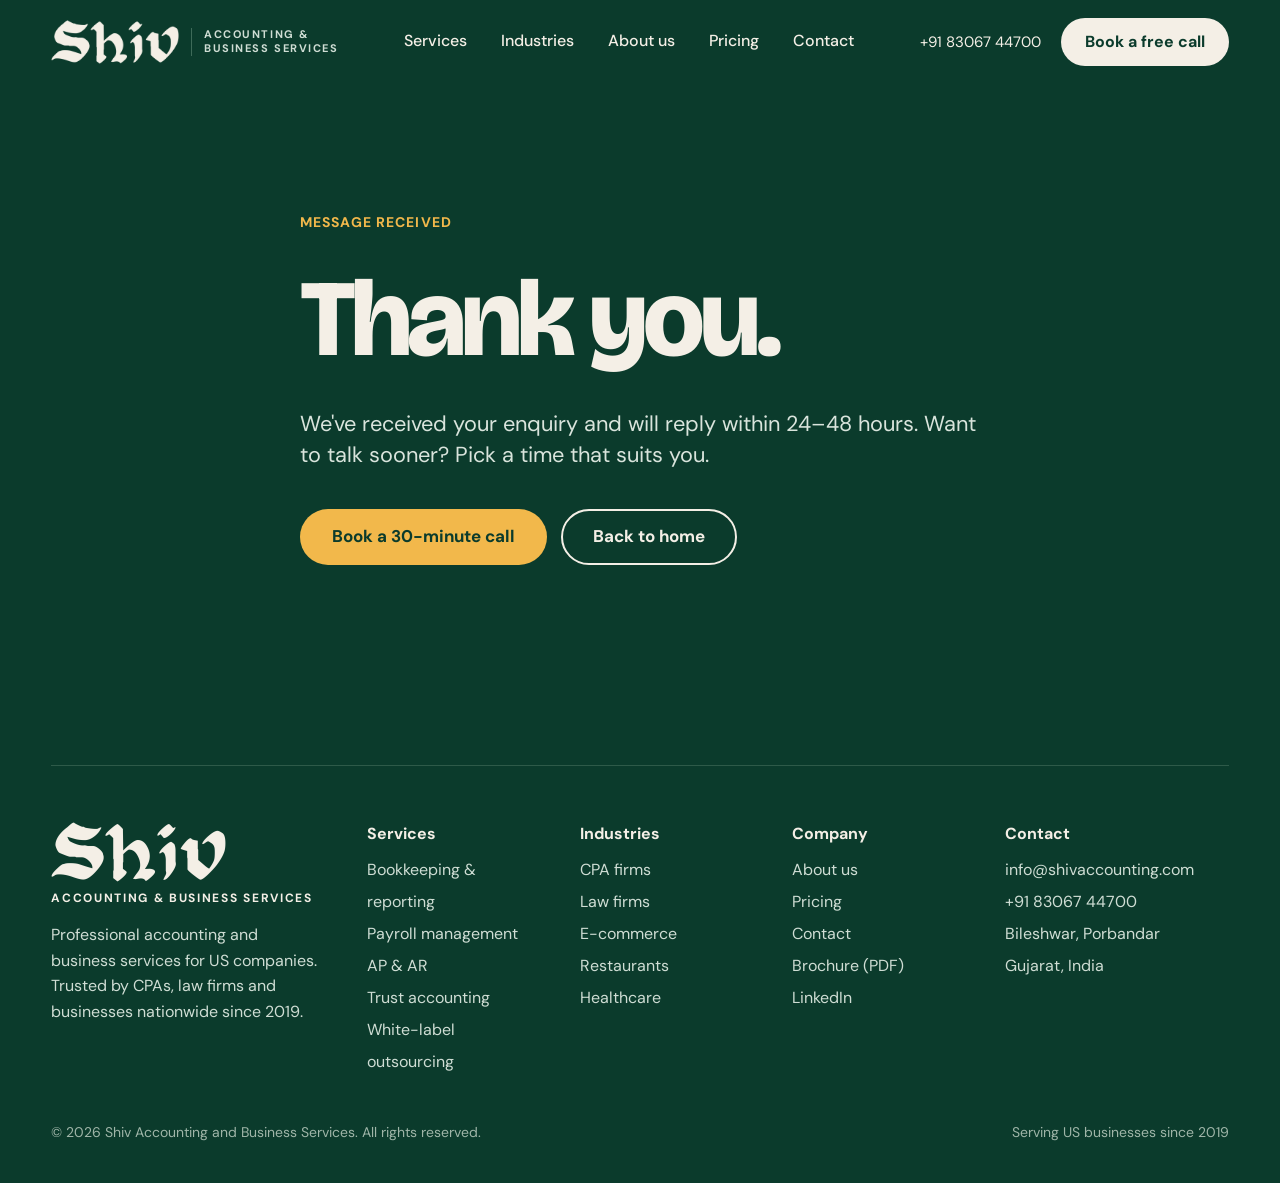
<file: thank-you.html>
<!doctype html>
<html lang="en">
<head>
<meta charset="utf-8">
<meta name="viewport" content="width=device-width, initial-scale=1">
<title>Thank you | Shiv Accounting</title>
<meta name="description" content="Thanks for contacting Shiv Accounting.">
<meta name="robots" content="noindex"><link rel="canonical" href="https://www.shivaccounting.com/thank-you">
<meta property="og:type" content="website">
<meta property="og:title" content="Thank you | Shiv Accounting">
<meta property="og:description" content="Thanks for contacting Shiv Accounting.">
<meta property="og:url" content="https://www.shivaccounting.com/thank-you">
<meta property="og:image" content="https://www.shivaccounting.com/assets/og-image.jpg">
<meta name="twitter:card" content="summary_large_image">
<meta name="theme-color" content="#0B3B2C">
<link rel="icon" type="image/png" href="favicon.png">
<link rel="apple-touch-icon" href="apple-touch-icon.png">
<link rel="preconnect" href="https://fonts.googleapis.com">
<link rel="preconnect" href="https://fonts.gstatic.com" crossorigin>
<link rel="stylesheet" href="https://fonts.googleapis.com/css2?family=Bricolage+Grotesque:opsz,wght@12..96,500;12..96,700;12..96,800&family=DM+Sans:opsz,wght@9..40,400;9..40,500;9..40,700&display=swap">
<link rel="stylesheet" href="assets/styles.css">
</head>
<body>
<a class="skip" href="#main">Skip to content</a>
<header class="site-header">
<div class="wrap nav">
<a class="brand" href="index.html" aria-label="Shiv Accounting home"><img src="assets/logo-cream.png" alt="Shiv" width="128" height="44"><span>Accounting &amp;<br>Business Services</span></a>
<nav class="nav-links" aria-label="Main"><a href="services.html">Services</a><a href="industries.html">Industries</a><a href="about.html">About us</a><a href="contact.html#pricing">Pricing</a><a href="contact.html">Contact</a></nav>
<div class="nav-cta"><a class="phone" href="tel:+918306744700">+91 83067 44700</a><a class="btn btn-cream" href="https://calendly.com/kailash-d-shivaccounting/30min" target="_blank" rel="noopener">Book a free call</a>
<button class="menu-btn" type="button" aria-label="Open menu" aria-expanded="false" aria-controls="mobile-menu"><svg width="22" height="22" viewBox="0 0 24 24" fill="none" stroke="currentColor" stroke-width="2" stroke-linecap="round"><path d="M4 7h16M4 12h16M4 17h16"/></svg></button></div>
</div>
<div class="mobile-menu" id="mobile-menu"><a href="services.html">Services</a><a href="industries.html">Industries</a><a href="about.html">About us</a><a href="contact.html#pricing">Pricing</a><a href="contact.html">Contact</a><a class="btn btn-accent" href="https://calendly.com/kailash-d-shivaccounting/30min" target="_blank" rel="noopener">Book a free call</a></div>
</header>
<main id="main">
<section class="dark sec" style="min-height:60vh;display:flex;align-items:center"><div class="wrap hero-copy">
<div class="eyebrow t-accent">Message received</div><h1 class="h-xl">Thank you.</h1>
<p class="lead" style="color:#D9E4DC;max-width:680px">We've received your enquiry and will reply within 24–48 hours. Want to talk sooner? Pick a time that suits you.</p>
<div class="btn-row"><a class="btn btn-accent" href="https://calendly.com/kailash-d-shivaccounting/30min" target="_blank" rel="noopener">Book a 30-minute call</a><a class="btn btn-ghost-light" href="index.html">Back to home</a></div>
</div></section></main>
<footer class="site-footer">
<div class="wrap">
<div style="height:72px"></div>
<div class="foot-grid">
<div class="foot-brand"><img src="assets/logo-cream.png" alt="Shiv Accounting" width="175" height="60"><div class="sub">Accounting &amp; Business Services</div><p>Professional accounting and business services for US companies. Trusted by CPAs, law firms and businesses nationwide since 2019.</p></div>
<div><h4>Services</h4><ul><li><a href="services.html#bookkeeping">Bookkeeping &amp; reporting</a></li><li><a href="services.html#payroll">Payroll management</a></li><li><a href="services.html#ap-ar">AP &amp; AR</a></li><li><a href="services.html#trust">Trust accounting</a></li><li><a href="services.html#white-label">White-label outsourcing</a></li></ul></div>
<div><h4>Industries</h4><ul><li><a href="industries.html">CPA firms</a></li><li><a href="industries.html#law">Law firms</a></li><li><a href="industries.html#ecommerce">E-commerce</a></li><li><a href="industries.html#restaurants">Restaurants</a></li><li><a href="industries.html#healthcare">Healthcare</a></li></ul></div>
<div><h4>Company</h4><ul><li><a href="about.html">About us</a></li><li><a href="contact.html#pricing">Pricing</a></li><li><a href="contact.html">Contact</a></li><li><a href="assets/Shiv-Accounting-Brochure.pdf" download>Brochure (PDF)</a></li><li><a href="https://www.linkedin.com/company/shiv-accounting" target="_blank" rel="noopener">LinkedIn</a></li></ul></div>
<div><h4>Contact</h4><ul><li><a href="mailto:info@shivaccounting.com">info@shivaccounting.com</a></li><li><a href="tel:+918306744700">+91 83067 44700</a></li><li>Bileshwar, Porbandar</li><li>Gujarat, India</li></ul></div>
</div>
<div class="foot-bottom"><span>&copy; <span id="yr">2026</span> Shiv Accounting and Business Services. All rights reserved.</span><span>Serving US businesses since 2019</span></div>
</div>
</footer>
<script src="assets/site.js" defer></script>
</body>
</html>
</file>
<file: assets/styles.css>
/* Shiv Accounting and Business Services — site styles */
:root{
  --green:#0B3B2C; --green-2:#1C5641; --green-3:#1C3A2F; --ink:#12211B;
  --cream:#F4EFE6; --sand:#E6DFD2; --line:#DDD4C4; --white:#FFFFFF;
  --accent:#F2B84B; --bronze:#8A5A00; --muted:#3A4A42; --muted-2:#5B6B63;
  --on-dark:#CFDDD4; --on-dark-2:#9FB5A8;
  --display:'Bricolage Grotesque','DM Sans',system-ui,sans-serif;
  --body:'DM Sans',system-ui,-apple-system,'Segoe UI',sans-serif;
  --gutter:clamp(20px,4vw,56px);
  --sec:clamp(72px,10vw,140px);
  --r-lg:clamp(24px,2.6vw,36px); --r-md:clamp(20px,2.2vw,32px);
}
*,*::before,*::after{box-sizing:border-box}
html{scroll-behavior:smooth;-webkit-text-size-adjust:100%}
body{margin:0;font-family:var(--body);background:var(--cream);color:var(--ink);font-size:17px;line-height:1.5;-webkit-font-smoothing:antialiased}
img{max-width:100%;display:block}
a{color:inherit;text-decoration:none}
h1,h2,h3{font-family:var(--display);margin:0;font-weight:800;letter-spacing:-.035em;line-height:.95}
p{margin:0}
:focus-visible{outline:3px solid var(--accent);outline-offset:3px;border-radius:6px}
.skip{position:absolute;left:-999px;top:8px;background:var(--accent);color:var(--green);padding:10px 16px;border-radius:99px;font-weight:700;z-index:100}
.skip:focus{left:8px}

.wrap{max-width:1440px;margin:0 auto;padding-left:var(--gutter);padding-right:var(--gutter)}
.sec{padding-top:var(--sec);padding-bottom:var(--sec)}
.sec-top{padding-top:var(--sec)}
.dark{background:var(--green);color:var(--cream)}
.darker{background:var(--ink);color:var(--cream)}
.accent-bg{background:var(--accent);color:var(--green)}

.eyebrow{font-size:14px;font-weight:700;letter-spacing:.08em;text-transform:uppercase;display:flex;align-items:center;gap:12px}
.eyebrow.dot::before{content:"";width:8px;height:8px;border-radius:99px;background:currentColor}
.t-accent{color:var(--accent)} .t-bronze{color:var(--bronze)} .t-green{color:var(--green)} .t-muted{color:var(--muted)} .t-on-dark{color:var(--on-dark)}

.h-hero{font-size:clamp(54px,11vw,168px);line-height:.9;letter-spacing:-.045em}
.h-xl{font-size:clamp(46px,8.5vw,132px);line-height:.9;letter-spacing:-.045em}
.h-lg{font-size:clamp(40px,7vw,104px);line-height:.92;letter-spacing:-.04em}
.h-md{font-size:clamp(34px,4.6vw,68px)}
.h-sm{font-size:clamp(28px,3.4vw,48px);letter-spacing:-.03em}
.h-card{font-size:clamp(26px,2.4vw,36px);line-height:1;letter-spacing:-.02em;font-weight:700}
.lead{font-size:clamp(18px,1.7vw,24px);line-height:1.45}
.body-lg{font-size:clamp(17px,1.4vw,20px);line-height:1.55}

/* buttons */
.btn{display:inline-flex;align-items:center;justify-content:center;gap:8px;min-height:56px;padding:0 30px;border-radius:999px;font-weight:700;font-size:17px;border:2px solid transparent;cursor:pointer;font-family:var(--body);transition:transform .15s ease,background .15s ease;white-space:nowrap}
.btn:hover{transform:translateY(-1px)}
.btn-accent{background:var(--accent);color:var(--green)} .btn-accent:hover{background:#F5C565}
.btn-cream{background:var(--cream);color:var(--green)}
.btn-ghost-light{border-color:var(--cream);color:var(--cream)} .btn-ghost-light:hover{background:rgba(244,239,230,.08)}
.btn-ghost-dark{border-color:var(--green);color:var(--green)} .btn-ghost-dark:hover{background:rgba(11,59,44,.06)}
.btn-lg{min-height:68px;padding:0 38px;font-size:19px}
.btn-row{display:flex;flex-wrap:wrap;gap:14px}
.link-u{font-weight:700;border-bottom:2px solid currentColor;padding-bottom:3px;display:inline-block}

/* header */
.site-header{background:var(--green);color:var(--cream);position:sticky;top:0;z-index:50}
.nav{height:84px;display:flex;align-items:center;justify-content:space-between;gap:24px}
.brand{display:flex;align-items:center;gap:12px}
.brand img{width:128px;height:44px}
.brand span{font-size:11px;line-height:1.25;font-weight:700;letter-spacing:.14em;text-transform:uppercase;color:var(--on-dark);border-left:1px solid #3E6B59;padding-left:12px}
.nav-links{display:flex;gap:34px;font-weight:500;font-size:16px}
.nav-links a{padding:8px 0;border-bottom:2px solid transparent}
.nav-links a:hover,.nav-links a[aria-current=page]{border-color:var(--accent)}
.nav-cta{display:flex;align-items:center;gap:20px;font-size:15px}
.nav-cta .btn{min-height:48px;padding:0 22px;font-size:16px}
.menu-btn{display:none;width:48px;height:48px;border-radius:14px;border:0;background:var(--green-2);color:var(--cream);align-items:center;justify-content:center;cursor:pointer}
.mobile-menu{display:none}
@media (max-width:1100px){
  .nav-links,.nav-cta .phone{display:none}
  .menu-btn{display:inline-flex}
  .nav-cta .btn{display:none}
  .mobile-menu.open{display:block;border-top:1px solid #2E5A49;padding:12px var(--gutter) 28px}
  .mobile-menu a{display:block;padding:14px 0;font-size:20px;font-weight:700;font-family:var(--display);border-bottom:1px solid #2E5A49}
  .mobile-menu .btn{margin-top:20px;width:100%;font-family:var(--body);border-bottom:0}
}
@media (max-width:420px){.brand span{display:none}}

/* grids */
.g{display:grid;gap:20px}
.g-2{grid-template-columns:repeat(2,minmax(0,1fr))}
.g-3{grid-template-columns:repeat(3,minmax(0,1fr))}
.g-4{grid-template-columns:repeat(4,minmax(0,1fr))}
.g-5{grid-template-columns:repeat(5,minmax(0,1fr))}
@media (max-width:1100px){.g-4,.g-5{grid-template-columns:repeat(2,minmax(0,1fr))}.g-3{grid-template-columns:repeat(2,minmax(0,1fr))}}
@media (max-width:720px){.g-2,.g-3,.g-4,.g-5{grid-template-columns:minmax(0,1fr)}.g-keep2{grid-template-columns:repeat(2,minmax(0,1fr))}}
.split{display:grid;grid-template-columns:repeat(2,minmax(0,1fr));gap:clamp(40px,5vw,80px);align-items:center}
@media (max-width:900px){.split{grid-template-columns:minmax(0,1fr)}.split .first-mobile{order:-1}}
.head-row{display:flex;justify-content:space-between;align-items:flex-end;gap:48px;margin-bottom:clamp(36px,4vw,56px)}
.head-row > p{max-width:460px}
@media (max-width:900px){.head-row{flex-direction:column;align-items:flex-start;gap:20px}}

/* cards */
.card{border-radius:var(--r-md);padding:clamp(26px,2.6vw,36px);display:flex;flex-direction:column;gap:14px}
.c-white{background:var(--white);color:var(--ink)} .c-dark{background:var(--green);color:var(--cream)} .c-green{background:var(--green-2);color:var(--cream)} .c-deep{background:var(--green-3);color:var(--cream)} .c-accent{background:var(--accent);color:var(--green)}
.c-dark p,.c-green p,.c-deep p{color:var(--on-dark)} .c-white p{color:var(--muted)} .c-accent p{color:#1E3A2F}
.svc{min-height:360px;justify-content:space-between}
.svc-top{display:flex;justify-content:space-between;align-items:center}
.num{font-family:var(--display);font-weight:700;font-size:20px}
.icon{width:60px;height:60px;border-radius:18px;display:flex;align-items:center;justify-content:center;flex-shrink:0}
.icon svg{width:30px;height:30px}
.ic-dark{background:var(--green)} .ic-green{background:var(--green-2)} .ic-cream{background:var(--cream)}

/* lists */
.checks{list-style:none;margin:0;padding:0;display:grid;gap:14px 24px}
.checks.two{grid-template-columns:repeat(2,minmax(0,1fr))}
@media (max-width:560px){.checks.two{grid-template-columns:minmax(0,1fr)}}
.checks li{display:flex;gap:12px;align-items:flex-start;font-size:17px;line-height:1.4}
.checks li::before{content:"✓";width:24px;height:24px;border-radius:99px;background:var(--green);color:var(--cream);font-size:13px;font-weight:700;display:flex;align-items:center;justify-content:center;flex-shrink:0;margin-top:1px}
.checks.on-accent li::before,.checks.alt li::before{background:var(--accent);color:var(--green)}
.checks.x li::before{content:"✕";background:transparent;border:2px solid #B5471F;color:#B5471F;font-size:11px}
.checks.x.on-dark li::before{border-color:var(--accent);color:var(--accent)}
.arrows{list-style:none;margin:0;padding:0}
.arrows li{display:flex;gap:20px;padding:22px 0;border-top:1px solid #33483F;font-size:20px}
.arrows li:last-child{border-bottom:1px solid #33483F}
.arrows li::before{content:"→";color:var(--accent);font-weight:700;width:30px;flex-shrink:0}

.pill{display:inline-flex;align-items:center;padding:16px 28px;border-radius:999px;font-size:clamp(17px,1.7vw,24px);font-weight:500;background:var(--white)}
.pills{display:flex;flex-wrap:wrap;gap:12px}
.stat{font-family:var(--display);font-weight:800;letter-spacing:-.04em;line-height:.95;font-size:clamp(52px,5vw,76px)}

/* hero */
.hero{padding-top:clamp(56px,7vw,96px)}
.hero-copy{display:flex;flex-direction:column;gap:clamp(24px,3vw,40px)}
.hero-bottom{display:flex;justify-content:space-between;align-items:flex-end;gap:48px;flex-wrap:wrap}
.hero-bottom .lead{max-width:660px;color:#D9E4DC}
.collage{display:grid;grid-template-columns:repeat(4,minmax(0,1fr));gap:20px;align-items:end;margin-top:clamp(40px,5vw,64px)}
.tile{border-radius:28px 28px 0 0;padding:28px;display:flex;flex-direction:column;justify-content:space-between}
.tile .eyebrow{font-size:12px}
@media (max-width:1100px){.collage{grid-template-columns:repeat(2,minmax(0,1fr))}.collage .hide-md{display:none}}
@media (max-width:560px){
  .collage{gap:10px}.tile{padding:18px;border-radius:22px 22px 0 0;height:auto !important;min-height:250px}
  .collage .hide-sm{display:none}.collage .show-sm{display:flex}
  .collage .show-sm{min-height:220px}
  .tri{flex-direction:column;gap:4px !important}.tri > div{width:100%;text-align:center;line-height:1}.tri > div:nth-child(odd){min-height:100px !important}
}
.c-white h2,.c-white h3{color:var(--green)}

.trust{display:grid;grid-template-columns:repeat(4,minmax(0,1fr));gap:28px;padding-top:44px;padding-bottom:44px;border-bottom:1px solid var(--line)}
.trust div{display:flex;align-items:center;gap:16px;font-size:17px;line-height:1.35}
.trust .icon{width:52px;height:52px;border-radius:16px;background:var(--green)}
.trust .icon svg{width:26px;height:26px}
@media (max-width:1000px){.trust{grid-template-columns:repeat(2,minmax(0,1fr))}}
@media (max-width:520px){.trust{grid-template-columns:minmax(0,1fr);gap:18px}}

.quote{text-align:center;display:flex;flex-direction:column;align-items:center;gap:36px}
.quote p.big{font-family:var(--display);font-size:clamp(32px,4.2vw,60px);line-height:1.08;font-weight:700;letter-spacing:-.03em;color:var(--green);max-width:1160px}

.timeline-bar{position:relative;height:16px;border-radius:99px;background:var(--sand)}
.timeline-bar i{position:absolute;top:0;height:16px;border-radius:99px}

/* pricing */
.price{font-family:var(--display);font-size:clamp(64px,6vw,88px);line-height:.9;font-weight:800;letter-spacing:-.045em}
.price small{font-size:22px;letter-spacing:0;font-weight:700}
.plan{padding:clamp(30px,3vw,44px);gap:26px}
.plan .checks{flex-grow:1}
.plan .checks li{font-size:17px}
.badge{padding:6px 14px;border-radius:999px;font-size:13px;font-weight:700;background:var(--accent);color:var(--green)}

/* service detail rows */
.visual{border-radius:var(--r-lg);padding:clamp(24px,3.4vw,48px);min-height:clamp(380px,36vw,500px);display:flex;flex-direction:column;justify-content:center;gap:18px}
.row{display:flex;justify-content:space-between;align-items:center;gap:12px}
.bar{height:18px;border-radius:99px;background:#EEE8DC}
.bar i{display:block;height:18px;border-radius:99px}

/* industries */
.ind{display:grid;grid-template-columns:1.1fr 1fr 1fr;gap:clamp(28px,3.4vw,48px);padding:clamp(28px,3.4vw,48px);border-radius:var(--r-lg)}
@media (max-width:1000px){.ind{grid-template-columns:minmax(0,1fr)}}
.ind .checks li{font-size:16.5px}

/* forms */
.form{background:var(--white);border-radius:var(--r-lg);padding:clamp(26px,3.4vw,48px);display:flex;flex-direction:column;gap:22px;box-shadow:0 30px 60px -30px rgba(11,59,44,.35)}
.form label{font-size:15px;font-weight:700;display:flex;flex-direction:column;gap:8px}
.form input,.form select,.form textarea{font:inherit;font-size:17px;font-weight:400;padding:0 18px;height:56px;border-radius:14px;border:1.5px solid #CFC6B5;background:#FBF9F4;color:var(--ink);width:100%}
.form textarea{height:130px;padding:14px 18px;resize:vertical}
.form input:focus,.form select:focus,.form textarea:focus{outline:none;border-color:var(--green);box-shadow:0 0 0 3px rgba(242,184,75,.45)}
fieldset{border:0;margin:0;padding:0}
legend{font-size:15px;font-weight:700;margin-bottom:10px}
.chips{display:flex;flex-wrap:wrap;gap:10px}
.chips input{position:absolute;opacity:0;width:1px;height:1px}
.chips label{flex-direction:row;font-weight:500;font-size:16px;min-height:46px;padding:0 18px;border-radius:999px;border:1.5px solid #CFC6B5;background:#FBF9F4;display:inline-flex;align-items:center;cursor:pointer}
.chips input:checked + label{background:var(--green);border-color:var(--green);color:var(--cream)}
.chips input:checked + label::before{content:"✓ "}
.chips input:focus-visible + label{outline:3px solid var(--accent);outline-offset:2px}
.hp{position:absolute;left:-5000px}

/* contact tiles */
.ctile{border-radius:28px;padding:30px;display:flex;gap:20px;align-items:center}
.ctile .icon{width:60px;height:60px}
.ctile small{display:block;font-size:13px;font-weight:700;letter-spacing:.06em;text-transform:uppercase}
.ctile strong{display:block;font-family:var(--display);font-size:clamp(20px,2vw,26px);font-weight:700;word-break:break-word}

/* footer */
.site-footer{background:var(--green);color:var(--on-dark);padding-bottom:40px}
.cta-block{padding-top:var(--sec);padding-bottom:clamp(64px,8vw,96px);display:flex;flex-direction:column;gap:44px;color:var(--cream)}
.foot-grid{display:grid;grid-template-columns:1.6fr 1fr 1fr 1fr 1.3fr;gap:40px;padding-top:56px;border-top:1px solid #2E5A49;font-size:16px;line-height:2}
.foot-grid h4{font-size:16px;color:var(--cream);margin:0 0 8px;font-weight:700;line-height:1.5}
.foot-grid a:hover{color:var(--cream)}
.foot-grid ul{list-style:none;margin:0;padding:0}
.foot-brand img{width:175px;height:60px}
.foot-brand .sub{font-size:12px;font-weight:700;letter-spacing:.14em;text-transform:uppercase;color:var(--cream);margin:4px 0 12px}
.foot-brand p{line-height:1.6;max-width:320px}
.foot-bottom{display:flex;justify-content:space-between;gap:20px;flex-wrap:wrap;font-size:14px;color:var(--on-dark-2);margin-top:44px}
@media (max-width:1000px){.foot-grid{grid-template-columns:repeat(2,minmax(0,1fr))}.foot-brand{grid-column:1/-1}}
@media (max-width:520px){.foot-grid{grid-template-columns:minmax(0,1fr)}}

/* about */
.about-photo{position:relative;min-height:560px}
.about-photo img{position:absolute;top:0;right:0;width:min(440px,88%);height:550px;object-fit:cover;border-radius:var(--r-lg)}
.about-photo .tag{position:absolute;right:20px;top:20px;padding:10px 18px;border-radius:999px;background:var(--cream);color:var(--green);font-size:15px;font-weight:700}
.about-photo .since{position:absolute;left:0;bottom:0;width:280px;border-radius:28px;padding:28px}
@media (max-width:900px){.about-photo{min-height:auto;display:flex;flex-direction:column;gap:16px}.about-photo img,.about-photo .since{position:static;width:100%;height:auto;aspect-ratio:4/5}.about-photo .since{aspect-ratio:auto}.about-photo .tag{top:16px;right:16px}}
.tl{display:flex;gap:28px}
.tl .rail{display:flex;flex-direction:column;align-items:center}
.tl .rail span{width:28px;height:28px;border-radius:99px;background:var(--green);flex-shrink:0}
.tl .rail i{width:3px;flex-grow:1;background:var(--green)}
.tl .txt{padding-bottom:44px}
.tl .yr{font-family:var(--display);font-size:clamp(30px,3vw,40px);font-weight:800;color:var(--green);letter-spacing:-.02em}
.founder{display:grid;grid-template-columns:280px 1fr;gap:32px}
.founder img{width:280px;height:350px;object-fit:cover;border-radius:22px}
@media (max-width:640px){.founder{grid-template-columns:minmax(0,1fr)}.founder img{width:100%;height:auto;aspect-ratio:4/5}}
.role{display:flex;align-items:center;gap:16px;padding-bottom:18px;border-bottom:1px solid rgba(11,59,44,.25);font-size:19px;font-weight:700}
.role:last-child{border-bottom:0;padding-bottom:0}
.role .icon{width:52px;height:52px;border-radius:16px;background:var(--green)}
.role .icon svg{width:26px;height:26px}

@media (prefers-reduced-motion:reduce){html{scroll-behavior:auto}.btn{transition:none}}

/* ---------- software logos ---------- */
.sw-tabs{display:flex;flex-wrap:wrap;gap:10px;justify-content:center;margin:0 auto clamp(32px,4vw,48px)}
.sw-tab{font:inherit;font-size:16px;font-weight:600;min-height:46px;padding:0 20px;border-radius:999px;border:1.5px solid #D5CCBB;background:var(--white);color:var(--ink);cursor:pointer;transition:background .2s,color .2s,border-color .2s}
.sw-tab:hover{border-color:var(--green)}
.sw-tab[aria-pressed=true]{background:var(--green);border-color:var(--green);color:var(--cream)}
.sw-grid{display:grid;grid-template-columns:repeat(6,minmax(0,1fr));gap:16px}
@media (max-width:1100px){.sw-grid{grid-template-columns:repeat(4,minmax(0,1fr))}}
@media (max-width:720px){.sw-grid{grid-template-columns:repeat(2,minmax(0,1fr));gap:12px}}
.logo-card{position:relative;background:var(--white);border:1px solid #E7E0D3;border-radius:22px;height:132px;display:flex;align-items:center;justify-content:center;padding:22px 26px;transition:transform .25s ease,box-shadow .25s ease,border-color .25s}
.logo-card:hover{transform:translateY(-4px);box-shadow:0 18px 40px -22px rgba(11,59,44,.45);border-color:#D5CCBB}
.logo-card img{max-width:100%;max-height:58px;width:auto;height:auto;object-fit:contain}
.logo-card img.sq{max-height:72px}
.logo-card .mk{display:flex;align-items:center;gap:10px;font-weight:800;font-size:24px;letter-spacing:-.02em}
.logo-card .mk img{height:34px;width:34px}
.logo-card .cat{position:absolute;left:14px;bottom:10px;font-size:11px;font-weight:700;letter-spacing:.06em;text-transform:uppercase;color:var(--muted-2);opacity:0;transform:translateY(4px);transition:opacity .2s,transform .2s}
.logo-card:hover .cat{opacity:1;transform:none}
.logo-card[hidden]{display:none}
.logo-card.pop{animation:pop .45s cubic-bezier(.2,.8,.2,1) both}
@keyframes pop{from{opacity:0;transform:translateY(14px) scale(.97)}to{opacity:1;transform:none}}
.sw-count{text-align:center;margin-top:28px;font-size:15px;color:var(--muted-2)}

/* marquee */
.marquee{overflow:hidden;padding:26px 0;-webkit-mask-image:linear-gradient(90deg,transparent,#000 8%,#000 92%,transparent);mask-image:linear-gradient(90deg,transparent,#000 8%,#000 92%,transparent)}
.marquee-track{display:flex;gap:16px;width:max-content;animation:marq 55s linear infinite}
.marquee-track.rev{animation-direction:reverse;animation-duration:65s;margin-top:16px}
.marquee:hover .marquee-track{animation-play-state:paused}
.marquee .chip{background:var(--white);border:1px solid #E7E0D3;border-radius:18px;height:84px;width:190px;display:flex;align-items:center;justify-content:center;padding:16px 22px;flex-shrink:0}
.marquee .chip img{max-height:40px;max-width:100%;width:auto;height:auto}
.marquee .chip .mk{display:flex;align-items:center;gap:8px;font-weight:800;font-size:20px}
.marquee .chip .mk img{height:26px;width:26px}
@keyframes marq{to{transform:translateX(-50%)}}
@media (max-width:720px){.marquee .chip{height:68px;width:150px}.marquee .chip img{max-height:32px}}

/* ---------- motion ---------- */
.motion .rv{opacity:0;transform:translateY(28px);transition:opacity .7s ease var(--d,0ms),transform .8s cubic-bezier(.2,.7,.2,1) var(--d,0ms)}
.motion .rv.in{opacity:1;transform:none}
.motion .grow i{transform:scaleX(0);transform-origin:left center;transition:transform 1.2s cubic-bezier(.2,.7,.2,1)}
.motion .grow i + i{transition-delay:.5s}
.motion .grow.in i{transform:none}
.motion .collage .tile{animation:rise .9s cubic-bezier(.2,.7,.2,1) both}
.motion .collage .tile:nth-child(2){animation-delay:.12s}.motion .collage .tile:nth-child(3){animation-delay:.24s}.motion .collage .tile:nth-child(4){animation-delay:.36s}
@keyframes rise{from{transform:translateY(60px);opacity:0}to{transform:none;opacity:1}}
.motion .tick{animation:tick .5s cubic-bezier(.2,.8,.2,1) both}
.motion .tick:nth-child(1){animation-delay:.7s}.motion .tick:nth-child(2){animation-delay:.95s}.motion .tick:nth-child(3){animation-delay:1.2s}.motion .tick:nth-child(4){animation-delay:1.45s}.motion .tick:nth-child(5){animation-delay:1.7s}
@keyframes tick{from{opacity:0;transform:translateX(-10px)}to{opacity:1;transform:none}}
.motion .chart-line{stroke-dasharray:1;stroke-dashoffset:1;animation:draw 2s .5s cubic-bezier(.4,0,.2,1) forwards}
.motion .chart-area{opacity:0;animation:fade 1s 1.6s forwards}
.motion .chart-dot{opacity:0;animation:fade .4s 2.4s forwards, pulse 2.4s 2.8s ease-in-out infinite}
@keyframes draw{to{stroke-dashoffset:0}}
@keyframes fade{to{opacity:1}}
@keyframes pulse{0%,100%{r:6}50%{r:9}}
.motion .day-hl{animation:dayhl .4s both}
@keyframes dayhl{from{background:#E6DFD2;transform:scale(.85)}to{transform:none}}
.motion .eyebrow.dot::before{animation:blink 2s ease-in-out infinite}
@keyframes blink{50%{opacity:.25}}
.svc,.c-white,.plan{transition:transform .25s ease,box-shadow .25s ease}
a.svc:hover,.plan:hover{transform:translateY(-6px);box-shadow:0 24px 48px -28px rgba(11,59,44,.55)}
@media (prefers-reduced-motion:reduce){.marquee-track{animation:none}.logo-card,.svc,.plan{transition:none}}
@media (max-width:720px){.logo-card{padding:16px;height:112px}.logo-card .mk{font-size:19px;gap:8px}.logo-card .mk img{height:28px;width:28px}}
</file>
